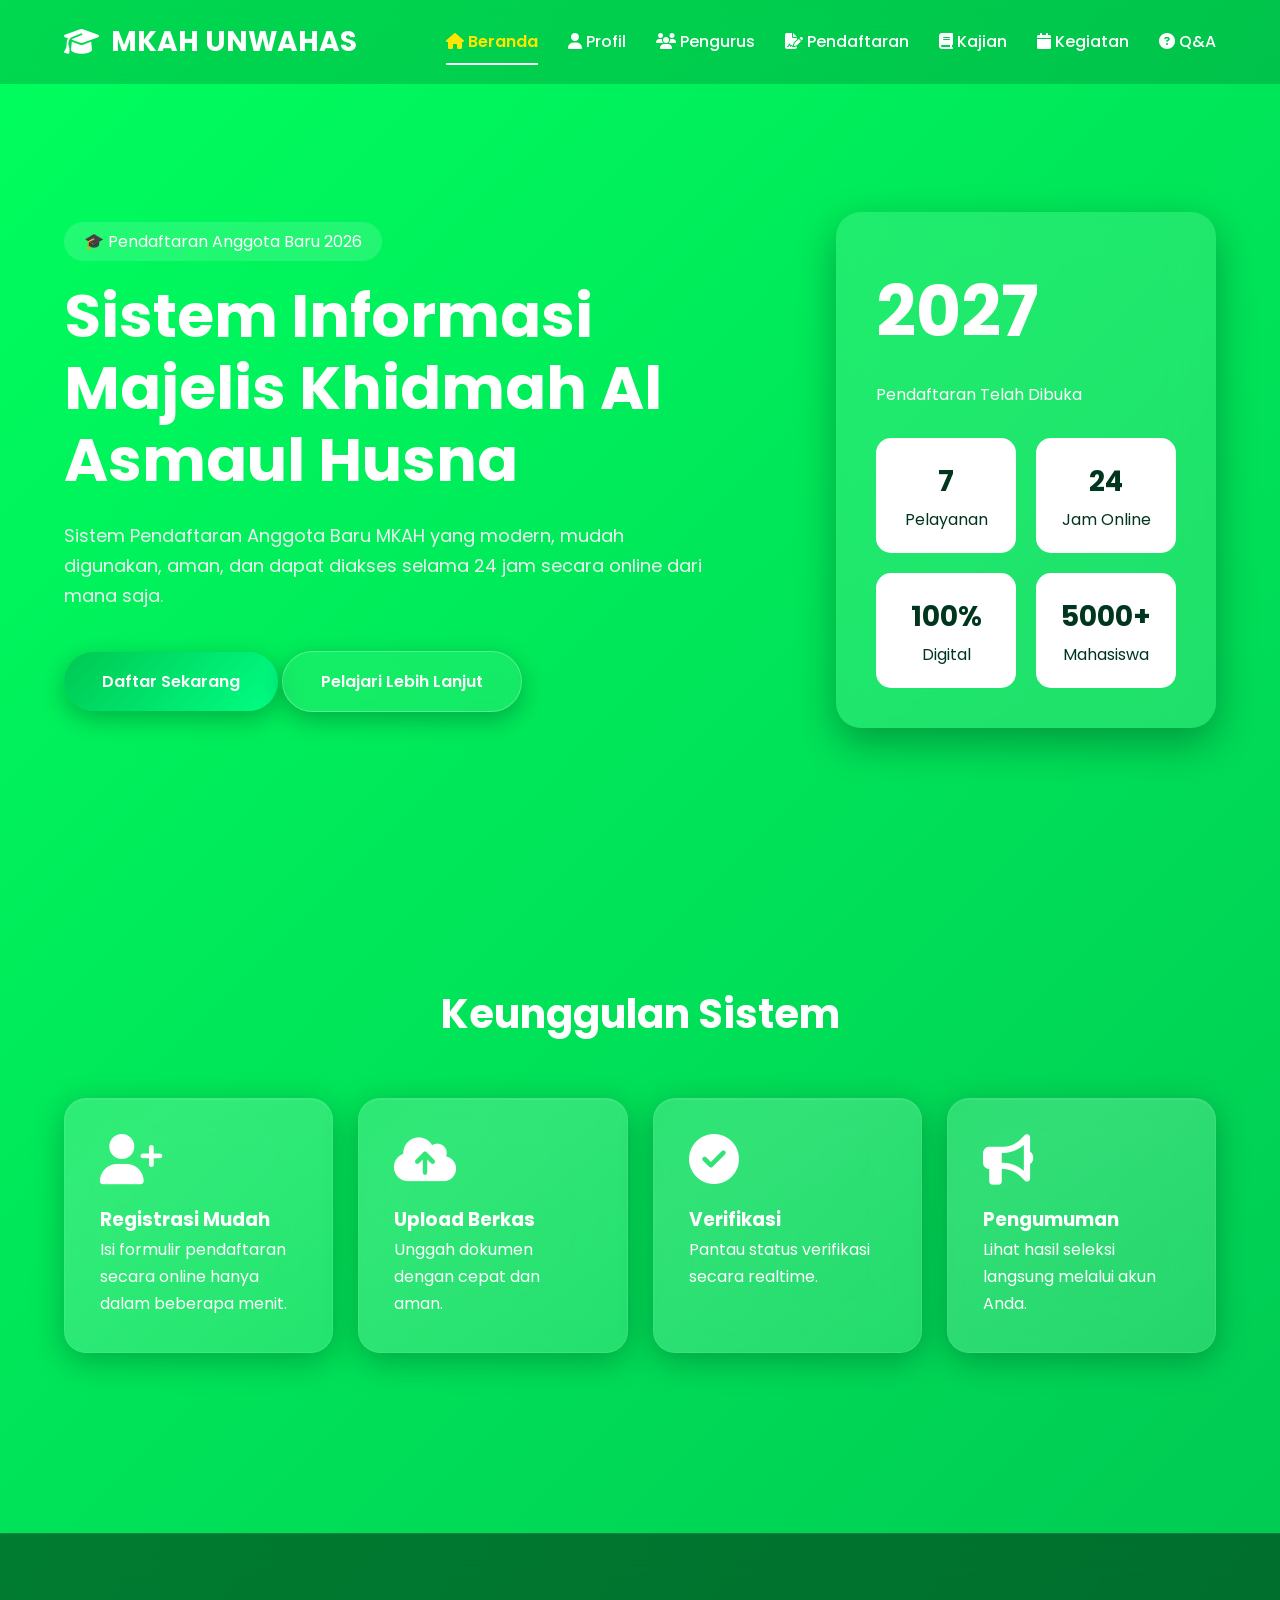
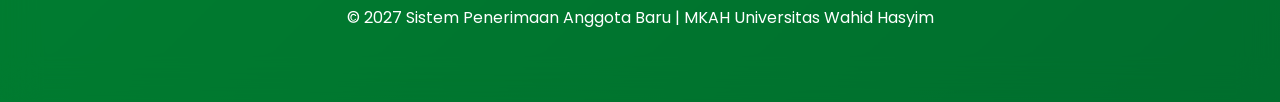
<file: frontend/index.html>
<!doctype html>
<html lang="id">
  <head>
    <meta charset="UTF-8" />
    <meta name="viewport" content="width=device-width, initial-scale=1.0" />
    <title>Sistem Informasi MKAH Universitas Wahid Hasyim</title>

    <link rel="preconnect" href="https://fonts.googleapis.com" />
    <link
      href="https://fonts.googleapis.com/css2?family=Poppins:wght@300;400;500;600;700&display=swap"
      rel="stylesheet"
    />
    <link
      rel="stylesheet"
      href="https://cdnjs.cloudflare.com/ajax/libs/font-awesome/6.6.0/css/all.min.css"
    />
    <link rel="stylesheet" href="style.css" />
  </head>

  <body>

<div id="loader">

<div class="spinner"></div>

<h2>MKAH UNWAHAS</h2>

</div>

</div>

    <header>
      <div class="logo">
        <i class="fas fa-graduation-cap"></i>
        MKAH UNWAHAS
      </div>

      <nav>

    <button class="close-menu">
        <i class="fas fa-times"></i>
    </button>

    <a href="index.html" class="active">
        <i class="fas fa-home"></i> Beranda
    </a>

    <a href="profil.html">
        <i class="fas fa-user"></i> Profil
    </a>

    <a href="pengurus.html">
        <i class="fas fa-users"></i> Pengurus
    </a>

    <a href="pendaftaran.html">
        <i class="fas fa-file-signature"></i> Pendaftaran
    </a>

    <a href="kajian.html">
        <i class="fas fa-book"></i> Kajian
    </a>

    <a href="kegiatan.html">
        <i class="fas fa-calendar"></i> Kegiatan
    </a>

    <a href="qna.html">
        <i class="fas fa-question-circle"></i> Q&A
    </a>

    </nav>

      <div class="menu-toggle">

      <i class="fas fa-bars"></i>

      </div>

    </header>

    <div class="overlay"></div>

    <section class="hero">
      <div class="text">
        <span>🎓 Pendaftaran Anggota Baru 2026</span>

        <h1>Sistem Informasi Majelis Khidmah Al Asmaul Husna</h1>

        <p>
          Sistem Pendaftaran Anggota Baru MKAH yang modern, mudah digunakan, aman,
          dan dapat diakses selama 24 jam secara online dari mana saja.
        </p>

        <div class="btn">
          <a href="#" class="btn1">Daftar Sekarang</a>
          <a href="#" class="btn2">Pelajari Lebih Lanjut</a>
        </div>
      </div>

      <div class="card">
        <h2>2027</h2>

        <p>Pendaftaran Telah Dibuka</p>

        <div class="info">
          <div class="box">
            <h3>7</h3>
            Pelayanan
          </div>

          <div class="box">
            <h3>24</h3>
            Jam Online
          </div>

          <div class="box">
            <h3>100%</h3>
            Digital
          </div>

          <div class="box">
            <h3>5000+</h3>
            Mahasiswa
          </div>
        </div>
      </div>
    </section>

    <section class="fitur">
      <h2>Keunggulan Sistem</h2>

      <div class="grid">
        <div class="item">
          <i class="fas fa-user-plus"></i>
          <h3>Registrasi Mudah</h3>
          <p>
            Isi formulir pendaftaran secara online hanya dalam beberapa menit.
          </p>
        </div>

        <div class="item">
          <i class="fas fa-cloud-upload-alt"></i>
          <h3>Upload Berkas</h3>
          <p>Unggah dokumen dengan cepat dan aman.</p>
        </div>

        <div class="item">
          <i class="fas fa-check-circle"></i>
          <h3>Verifikasi</h3>
          <p>Pantau status verifikasi secara realtime.</p>
        </div>

        <div class="item">
          <i class="fas fa-bullhorn"></i>
          <h3>Pengumuman</h3>
          <p>Lihat hasil seleksi langsung melalui akun Anda.</p>
        </div>
      </div>
    </section>

<button id="backToTop">

<i class="fas fa-arrow-up"></i>

</button>

    <footer>
      © 2027 Sistem Penerimaan Anggota Baru | MKAH Universitas Wahid Hasyim
    </footer>

  <script src="script.js"></script>
  </body>
</html>
</file>
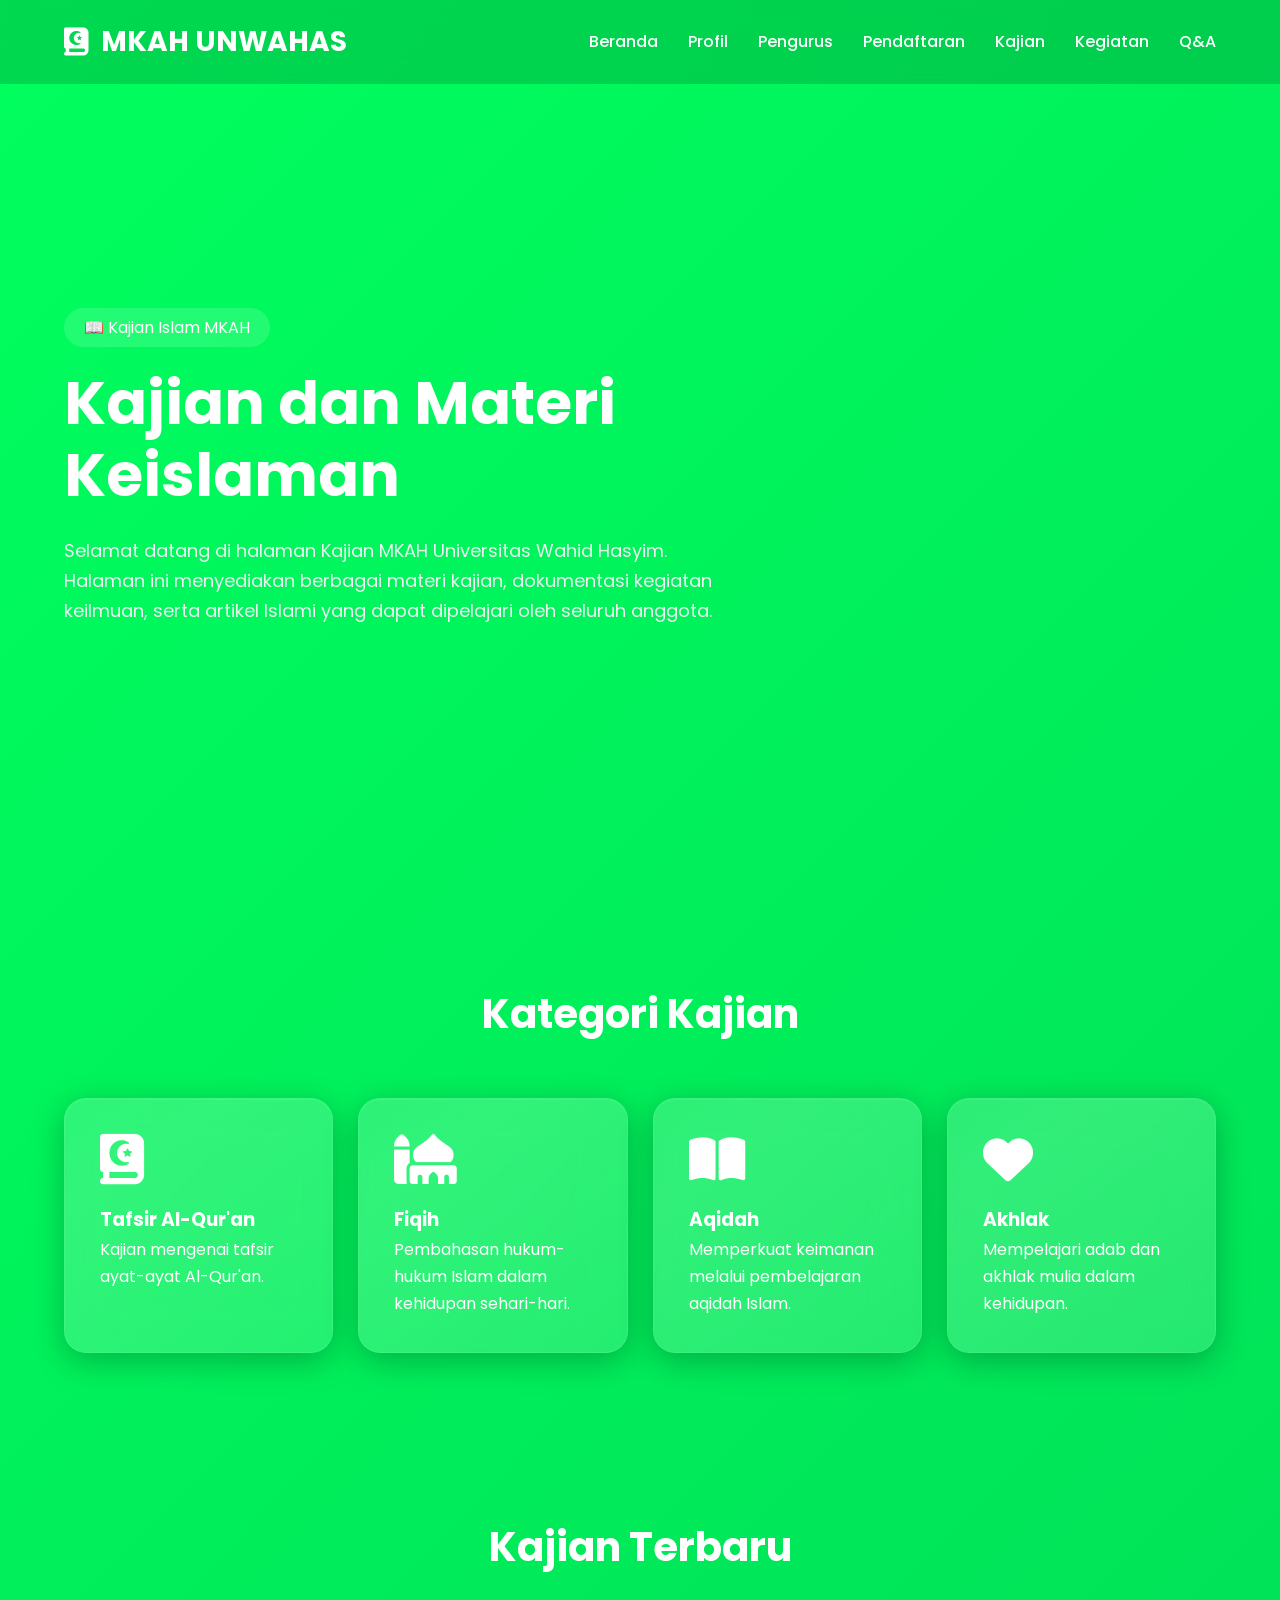
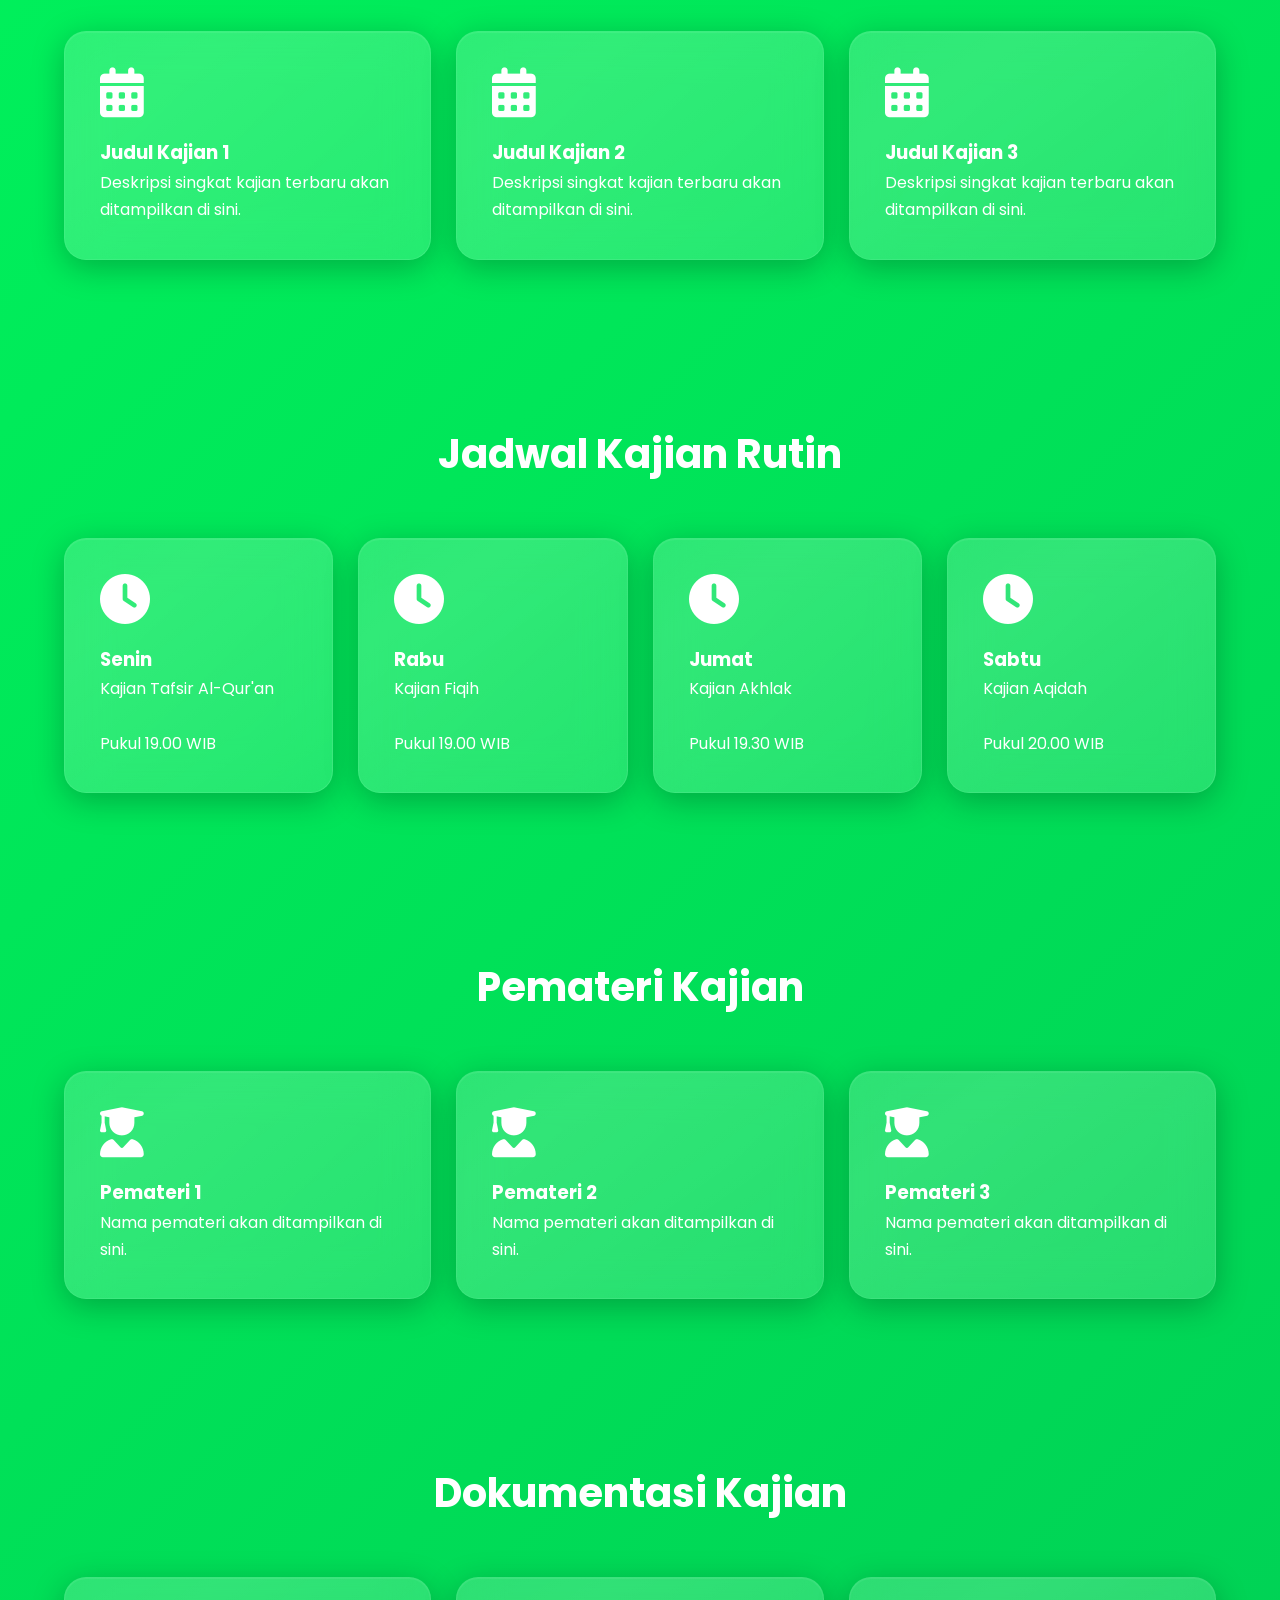
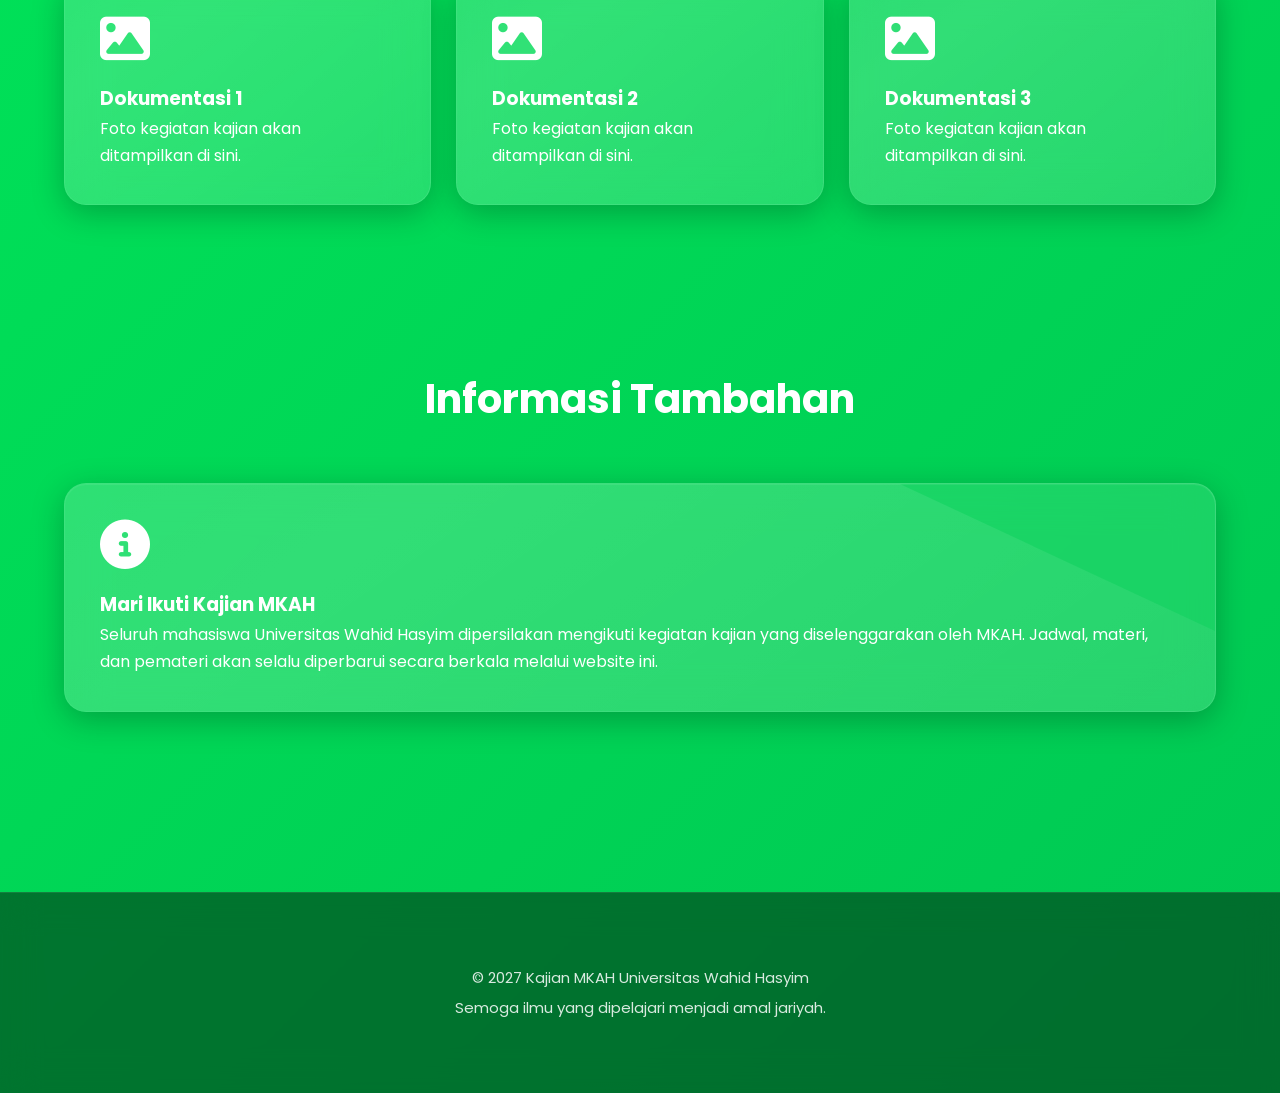
<file: frontend/Kajian.html>
<!DOCTYPE html>
<html lang="id">

<head>

    <meta charset="UTF-8">

    <meta name="viewport" content="width=device-width, initial-scale=1.0">

    <title>Kajian MKAH | Universitas Wahid Hasyim</title>

    <link rel="preconnect" href="https://fonts.googleapis.com">

    <link href="https://fonts.googleapis.com/css2?family=Poppins:wght@300;400;500;600;700&display=swap"
        rel="stylesheet">

    <link rel="stylesheet"
        href="https://cdnjs.cloudflare.com/ajax/libs/font-awesome/6.6.0/css/all.min.css">

    <link rel="stylesheet" href="style.css">

</head>

<body>

<header>

    <div class="logo">

        <i class="fas fa-book-quran"></i>

        MKAH UNWAHAS

    </div>

    <nav>

        <a href="index.html">Beranda</a>
        <a href="profil.html">Profil</a>
        <a href="pengurus.html">Pengurus</a>
        <a href="pendaftaran.html">Pendaftaran</a>
        <a href="kajian.html">Kajian</a>
        <a href="kegiatan.html">Kegiatan</a>
        <a href="qna.html">Q&A</a>

    </nav>

</header>

<section class="hero">

    <div class="text">

        <span>📖 Kajian Islam MKAH</span>

        <h1>Kajian dan Materi Keislaman</h1>

        <p>

            Selamat datang di halaman Kajian MKAH Universitas Wahid Hasyim.
            Halaman ini menyediakan berbagai materi kajian,
            dokumentasi kegiatan keilmuan,
            serta artikel Islami yang dapat dipelajari oleh seluruh anggota.

        </p>

    </div>

</section>

<section class="fitur">

    <h2>Kategori Kajian</h2>

    <div class="grid">

        <div class="item">

            <i class="fas fa-quran"></i>

            <h3>Tafsir Al-Qur'an</h3>

            <p>

                Kajian mengenai tafsir ayat-ayat Al-Qur'an.

            </p>

        </div>

        <div class="item">

            <i class="fas fa-mosque"></i>

            <h3>Fiqih</h3>

            <p>

                Pembahasan hukum-hukum Islam dalam kehidupan sehari-hari.

            </p>

        </div>

        <div class="item">

            <i class="fas fa-book-open"></i>

            <h3>Aqidah</h3>

            <p>

                Memperkuat keimanan melalui pembelajaran aqidah Islam.

            </p>

        </div>

        <div class="item">

            <i class="fas fa-heart"></i>

            <h3>Akhlak</h3>

            <p>

                Mempelajari adab dan akhlak mulia dalam kehidupan.

            </p>

        </div>

    </div>

</section>

<section class="fitur">

    <h2>Kajian Terbaru</h2>

    <div class="grid">

        <div class="item">

            <i class="fas fa-calendar-days"></i>

            <h3>Judul Kajian 1</h3>

            <p>

                Deskripsi singkat kajian terbaru akan ditampilkan di sini.

            </p>

        </div>

        <div class="item">

            <i class="fas fa-calendar-days"></i>

            <h3>Judul Kajian 2</h3>

            <p>

                Deskripsi singkat kajian terbaru akan ditampilkan di sini.

            </p>

        </div>

        <div class="item">

            <i class="fas fa-calendar-days"></i>

            <h3>Judul Kajian 3</h3>

            <p>

                Deskripsi singkat kajian terbaru akan ditampilkan di sini.

            </p>

        </div>

    </div>

</section>

<section class="fitur">

    <h2>Jadwal Kajian Rutin</h2>

    <div class="grid">

        <div class="item">

            <i class="fas fa-clock"></i>

            <h3>Senin</h3>

            <p>
                Kajian Tafsir Al-Qur'an
                <br><br>
                Pukul 19.00 WIB
            </p>

        </div>

        <div class="item">

            <i class="fas fa-clock"></i>

            <h3>Rabu</h3>

            <p>
                Kajian Fiqih
                <br><br>
                Pukul 19.00 WIB
            </p>

        </div>

        <div class="item">

            <i class="fas fa-clock"></i>

            <h3>Jumat</h3>

            <p>
                Kajian Akhlak
                <br><br>
                Pukul 19.30 WIB
            </p>

        </div>

        <div class="item">

            <i class="fas fa-clock"></i>

            <h3>Sabtu</h3>

            <p>
                Kajian Aqidah
                <br><br>
                Pukul 20.00 WIB
            </p>

        </div>

    </div>

</section>

<section class="fitur">

    <h2>Pemateri Kajian</h2>

    <div class="grid">

        <div class="item">

            <i class="fas fa-user-graduate"></i>

            <h3>Pemateri 1</h3>

            <p>

                Nama pemateri akan ditampilkan di sini.

            </p>

        </div>

        <div class="item">

            <i class="fas fa-user-graduate"></i>

            <h3>Pemateri 2</h3>

            <p>

                Nama pemateri akan ditampilkan di sini.

            </p>

        </div>

        <div class="item">

            <i class="fas fa-user-graduate"></i>

            <h3>Pemateri 3</h3>

            <p>

                Nama pemateri akan ditampilkan di sini.

            </p>

        </div>

    </div>

</section>

<section class="fitur">

    <h2>Dokumentasi Kajian</h2>

    <div class="grid">

        <div class="item">

            <i class="fas fa-image"></i>

            <h3>Dokumentasi 1</h3>

            <p>

                Foto kegiatan kajian akan ditampilkan di sini.

            </p>

        </div>

        <div class="item">

            <i class="fas fa-image"></i>

            <h3>Dokumentasi 2</h3>

            <p>

                Foto kegiatan kajian akan ditampilkan di sini.

            </p>

        </div>

        <div class="item">

            <i class="fas fa-image"></i>

            <h3>Dokumentasi 3</h3>

            <p>

                Foto kegiatan kajian akan ditampilkan di sini.

            </p>

        </div>

    </div>

</section>

<section class="fitur">

    <h2>Informasi Tambahan</h2>

    <div class="item">

        <i class="fas fa-circle-info"></i>

        <h3>Mari Ikuti Kajian MKAH</h3>

        <p>

            Seluruh mahasiswa Universitas Wahid Hasyim dipersilakan
            mengikuti kegiatan kajian yang diselenggarakan oleh MKAH.
            Jadwal, materi, dan pemateri akan selalu diperbarui secara
            berkala melalui website ini.

        </p>

    </div>

</section>

<footer>

    <p>

        © 2027 Kajian MKAH Universitas Wahid Hasyim

        <br>

        Semoga ilmu yang dipelajari menjadi amal jariyah.

    </p>

</footer>

<script src="script.js"></script>

</body>
</html>
</file>
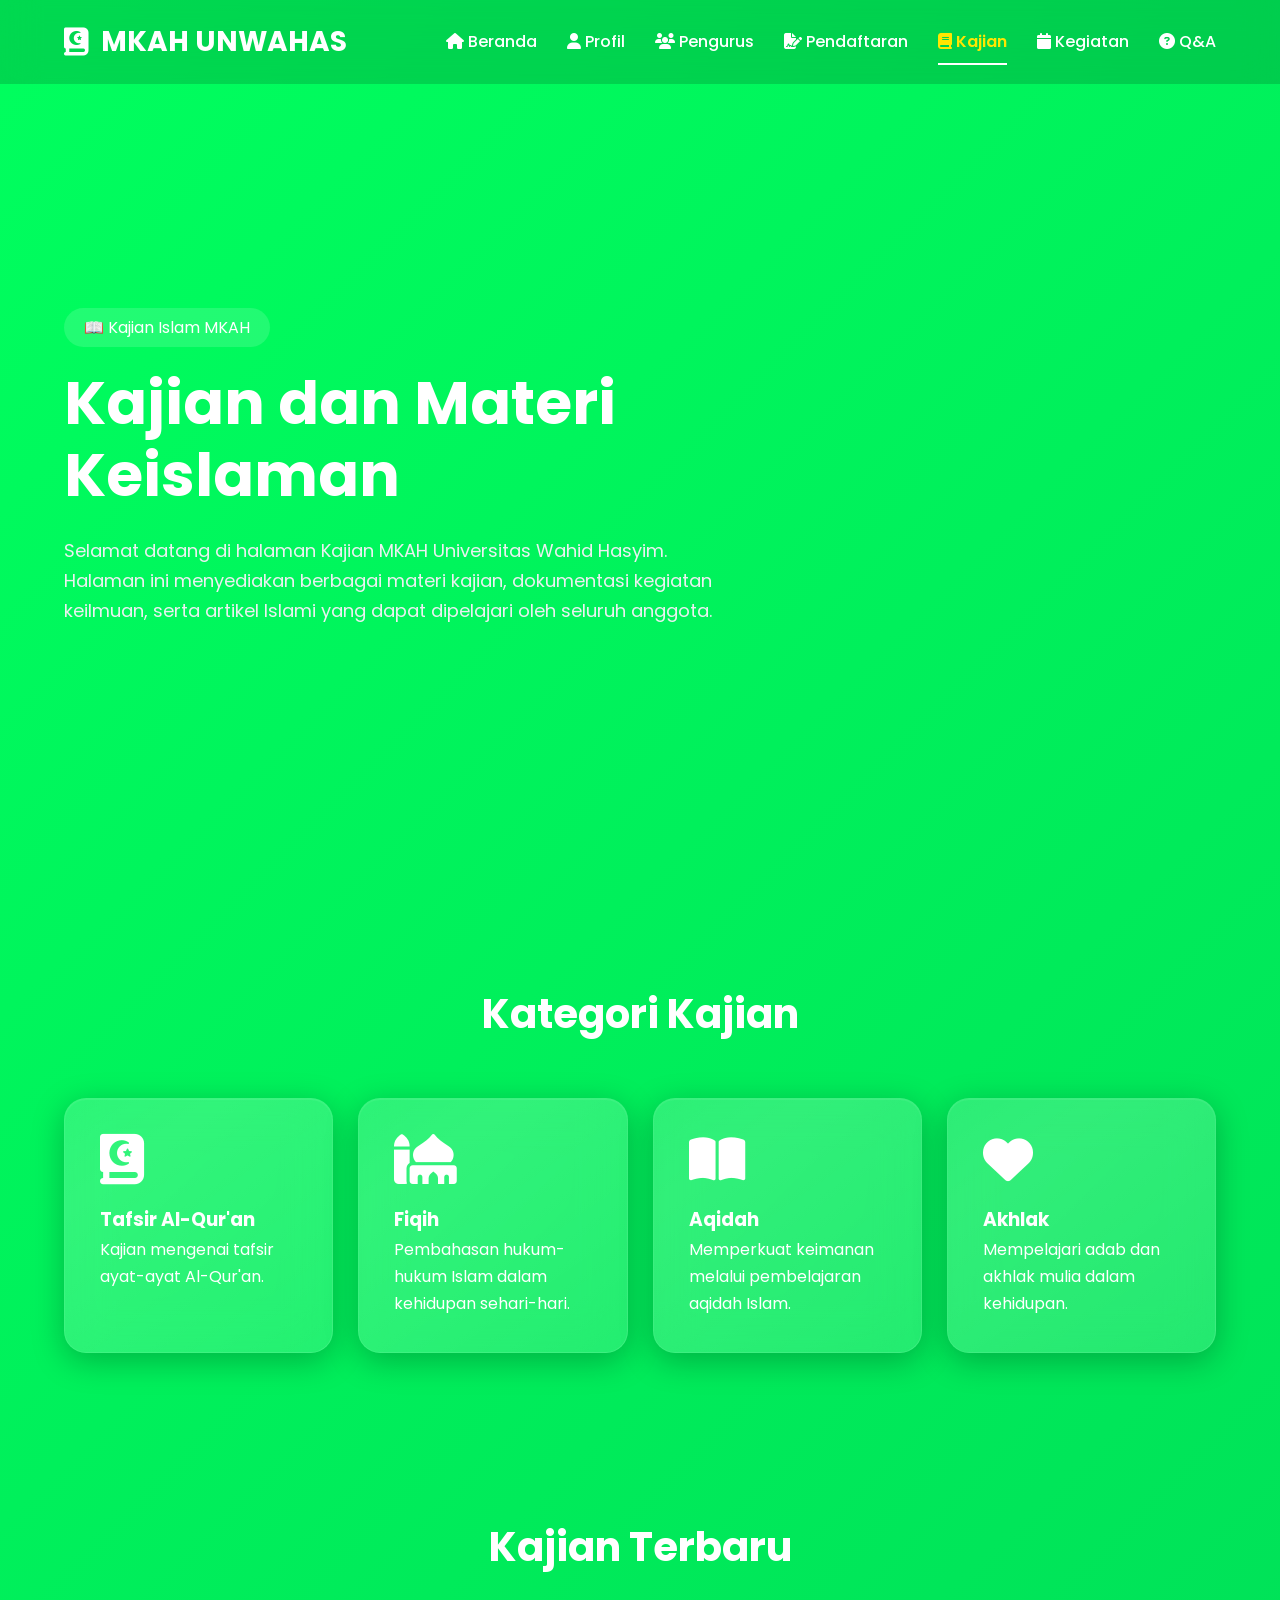
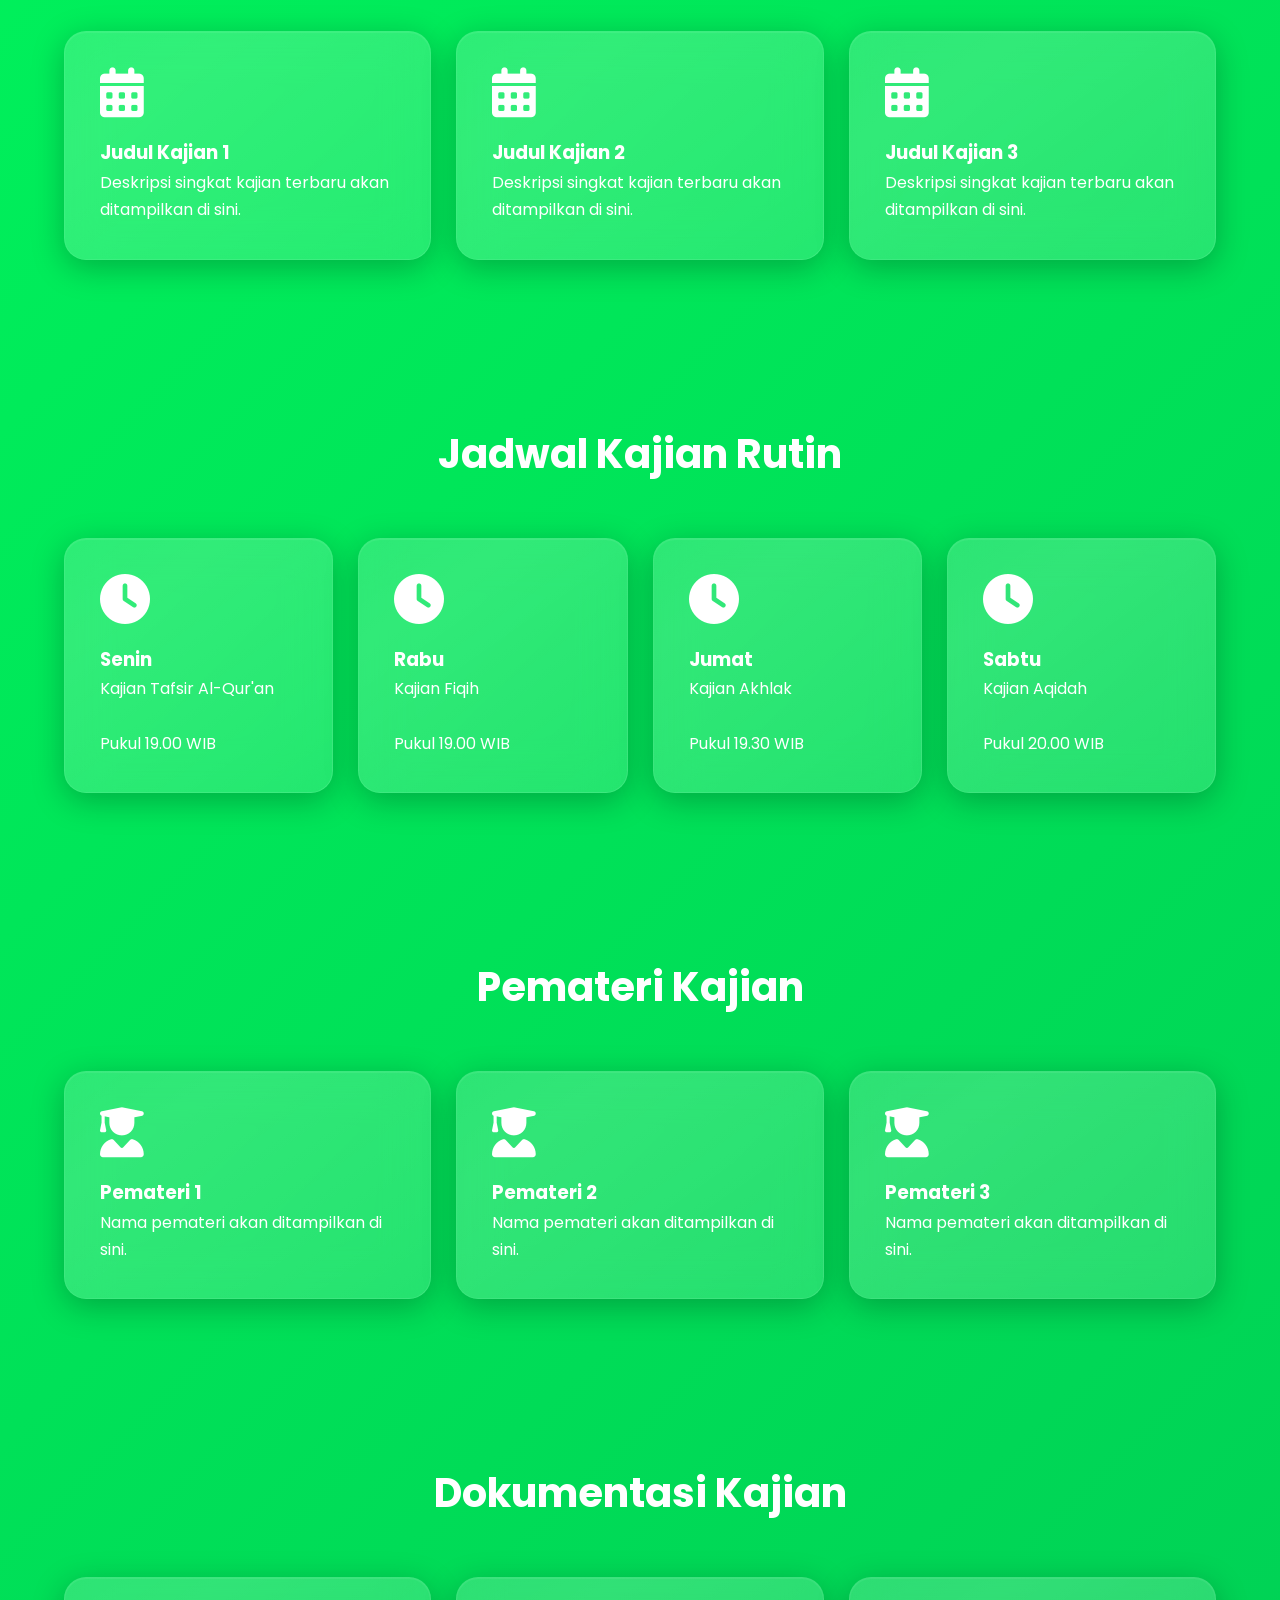
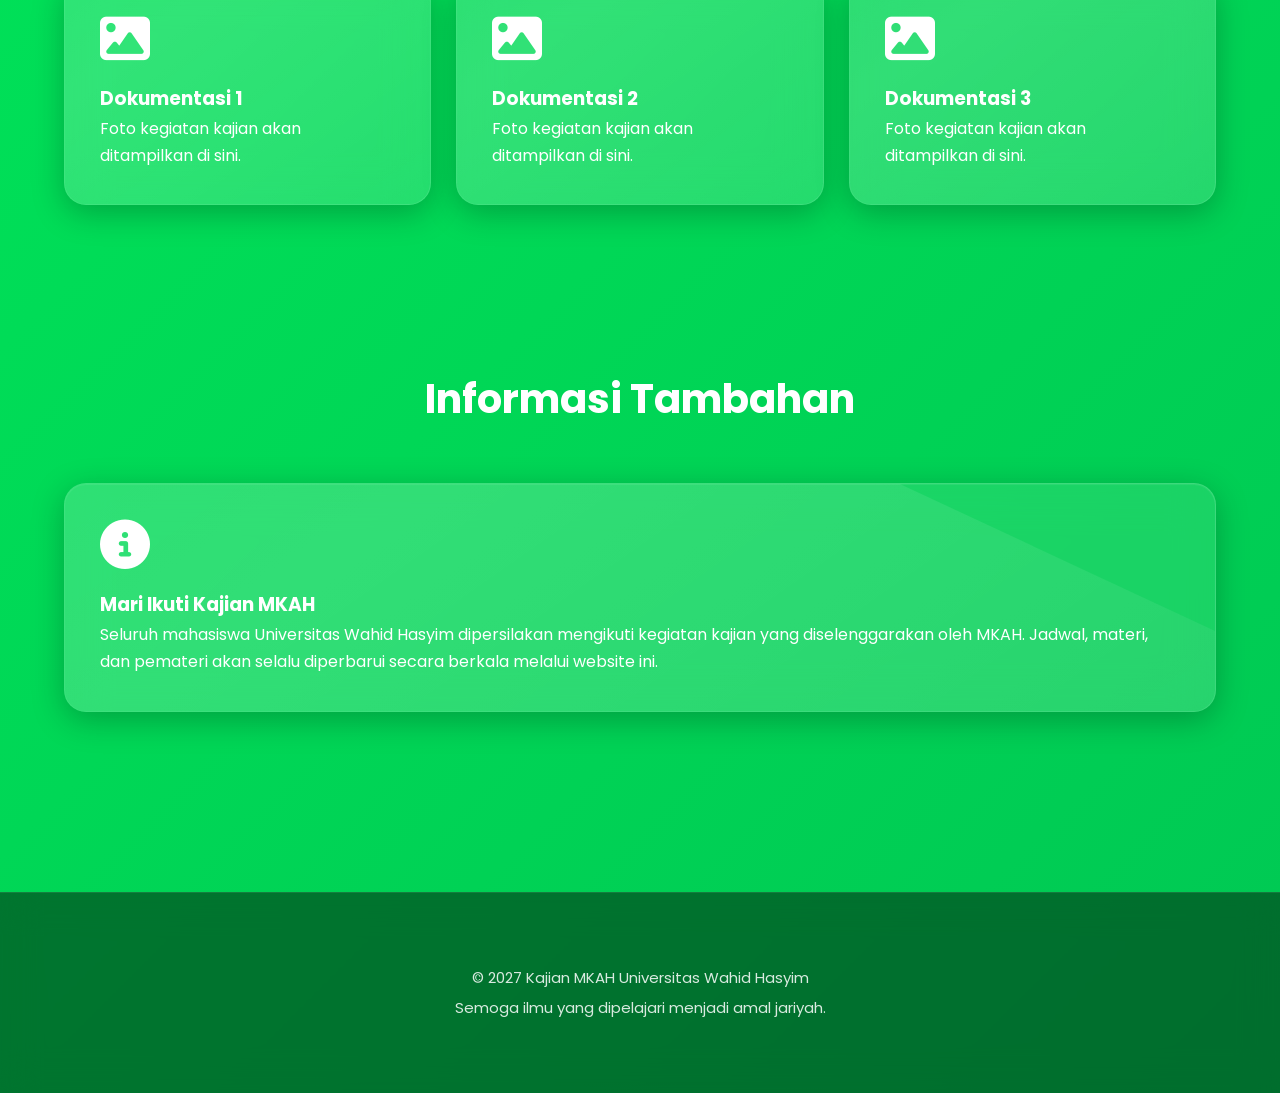
<file: frontend/kajian.html>
<!DOCTYPE html>
<html lang="id">

<head>

    <meta charset="UTF-8">

    <meta name="viewport" content="width=device-width, initial-scale=1.0">

    <title>Kajian MKAH | Universitas Wahid Hasyim</title>

    <link rel="preconnect" href="https://fonts.googleapis.com">

    <link href="https://fonts.googleapis.com/css2?family=Poppins:wght@300;400;500;600;700&display=swap"
        rel="stylesheet">

    <link rel="stylesheet"
        href="https://cdnjs.cloudflare.com/ajax/libs/font-awesome/6.6.0/css/all.min.css">

    <link rel="stylesheet" href="style.css">

</head>

<body>

<div id="loader">

<div class="spinner"></div>

<h2>MKAH UNWAHAS</h2>

</div>

<header>

    <div class="logo">

        <i class="fas fa-book-quran"></i>

        MKAH UNWAHAS

    </div>

    <nav>

    <button class="close-menu">
        <i class="fas fa-times"></i>
    </button>

    <a href="index.html">
        <i class="fas fa-home"></i> Beranda
    </a>

    <a href="profil.html">
        <i class="fas fa-user"></i> Profil
    </a>

    <a href="pengurus.html">
        <i class="fas fa-users"></i> Pengurus
    </a>

    <a href="pendaftaran.html">
        <i class="fas fa-file-signature"></i> Pendaftaran
    </a>

    <a href="kajian.html" class="active">
        <i class="fas fa-book"></i> Kajian
    </a>

    <a href="kegiatan.html">
        <i class="fas fa-calendar"></i> Kegiatan
    </a>

    <a href="qna.html">
        <i class="fas fa-question-circle"></i> Q&A
    </a>

    </nav>

    <div class="menu-toggle">

    <i class="fas fa-bars"></i>

    </div>

</header>

<div class="overlay"></div>

<section class="hero">

    <div class="text">

        <span>📖 Kajian Islam MKAH</span>

        <h1>Kajian dan Materi Keislaman</h1>

        <p>

            Selamat datang di halaman Kajian MKAH Universitas Wahid Hasyim.
            Halaman ini menyediakan berbagai materi kajian,
            dokumentasi kegiatan keilmuan,
            serta artikel Islami yang dapat dipelajari oleh seluruh anggota.

        </p>

    </div>

</section>

<section class="fitur">

    <h2>Kategori Kajian</h2>

    <div class="grid">

        <div class="item">

            <i class="fas fa-quran"></i>

            <h3>Tafsir Al-Qur'an</h3>

            <p>

                Kajian mengenai tafsir ayat-ayat Al-Qur'an.

            </p>

        </div>

        <div class="item">

            <i class="fas fa-mosque"></i>

            <h3>Fiqih</h3>

            <p>

                Pembahasan hukum-hukum Islam dalam kehidupan sehari-hari.

            </p>

        </div>

        <div class="item">

            <i class="fas fa-book-open"></i>

            <h3>Aqidah</h3>

            <p>

                Memperkuat keimanan melalui pembelajaran aqidah Islam.

            </p>

        </div>

        <div class="item">

            <i class="fas fa-heart"></i>

            <h3>Akhlak</h3>

            <p>

                Mempelajari adab dan akhlak mulia dalam kehidupan.

            </p>

        </div>

    </div>

</section>

<section class="fitur">

    <h2>Kajian Terbaru</h2>

    <div class="grid">

        <div class="item">

            <i class="fas fa-calendar-days"></i>

            <h3>Judul Kajian 1</h3>

            <p>

                Deskripsi singkat kajian terbaru akan ditampilkan di sini.

            </p>

        </div>

        <div class="item">

            <i class="fas fa-calendar-days"></i>

            <h3>Judul Kajian 2</h3>

            <p>

                Deskripsi singkat kajian terbaru akan ditampilkan di sini.

            </p>

        </div>

        <div class="item">

            <i class="fas fa-calendar-days"></i>

            <h3>Judul Kajian 3</h3>

            <p>

                Deskripsi singkat kajian terbaru akan ditampilkan di sini.

            </p>

        </div>

    </div>

</section>

<section class="fitur">

    <h2>Jadwal Kajian Rutin</h2>

    <div class="grid">

        <div class="item">

            <i class="fas fa-clock"></i>

            <h3>Senin</h3>

            <p>
                Kajian Tafsir Al-Qur'an
                <br><br>
                Pukul 19.00 WIB
            </p>

        </div>

        <div class="item">

            <i class="fas fa-clock"></i>

            <h3>Rabu</h3>

            <p>
                Kajian Fiqih
                <br><br>
                Pukul 19.00 WIB
            </p>

        </div>

        <div class="item">

            <i class="fas fa-clock"></i>

            <h3>Jumat</h3>

            <p>
                Kajian Akhlak
                <br><br>
                Pukul 19.30 WIB
            </p>

        </div>

        <div class="item">

            <i class="fas fa-clock"></i>

            <h3>Sabtu</h3>

            <p>
                Kajian Aqidah
                <br><br>
                Pukul 20.00 WIB
            </p>

        </div>

    </div>

</section>

<section class="fitur">

    <h2>Pemateri Kajian</h2>

    <div class="grid">

        <div class="item">

            <i class="fas fa-user-graduate"></i>

            <h3>Pemateri 1</h3>

            <p>

                Nama pemateri akan ditampilkan di sini.

            </p>

        </div>

        <div class="item">

            <i class="fas fa-user-graduate"></i>

            <h3>Pemateri 2</h3>

            <p>

                Nama pemateri akan ditampilkan di sini.

            </p>

        </div>

        <div class="item">

            <i class="fas fa-user-graduate"></i>

            <h3>Pemateri 3</h3>

            <p>

                Nama pemateri akan ditampilkan di sini.

            </p>

        </div>

    </div>

</section>

<section class="fitur">

    <h2>Dokumentasi Kajian</h2>

    <div class="grid">

        <div class="item">

            <i class="fas fa-image"></i>

            <h3>Dokumentasi 1</h3>

            <p>

                Foto kegiatan kajian akan ditampilkan di sini.

            </p>

        </div>

        <div class="item">

            <i class="fas fa-image"></i>

            <h3>Dokumentasi 2</h3>

            <p>

                Foto kegiatan kajian akan ditampilkan di sini.

            </p>

        </div>

        <div class="item">

            <i class="fas fa-image"></i>

            <h3>Dokumentasi 3</h3>

            <p>

                Foto kegiatan kajian akan ditampilkan di sini.

            </p>

        </div>

    </div>

</section>

<section class="fitur">

    <h2>Informasi Tambahan</h2>

    <div class="item">

        <i class="fas fa-circle-info"></i>

        <h3>Mari Ikuti Kajian MKAH</h3>

        <p>

            Seluruh mahasiswa Universitas Wahid Hasyim dipersilakan
            mengikuti kegiatan kajian yang diselenggarakan oleh MKAH.
            Jadwal, materi, dan pemateri akan selalu diperbarui secara
            berkala melalui website ini.

        </p>

    </div>

</section>

<button id="backToTop">

<i class="fas fa-arrow-up"></i>

</button>

<footer>

    <p>

        © 2027 Kajian MKAH Universitas Wahid Hasyim

        <br>

        Semoga ilmu yang dipelajari menjadi amal jariyah.

    </p>

</footer>

<script src="script.js"></script>

</body>
</html>
</file>
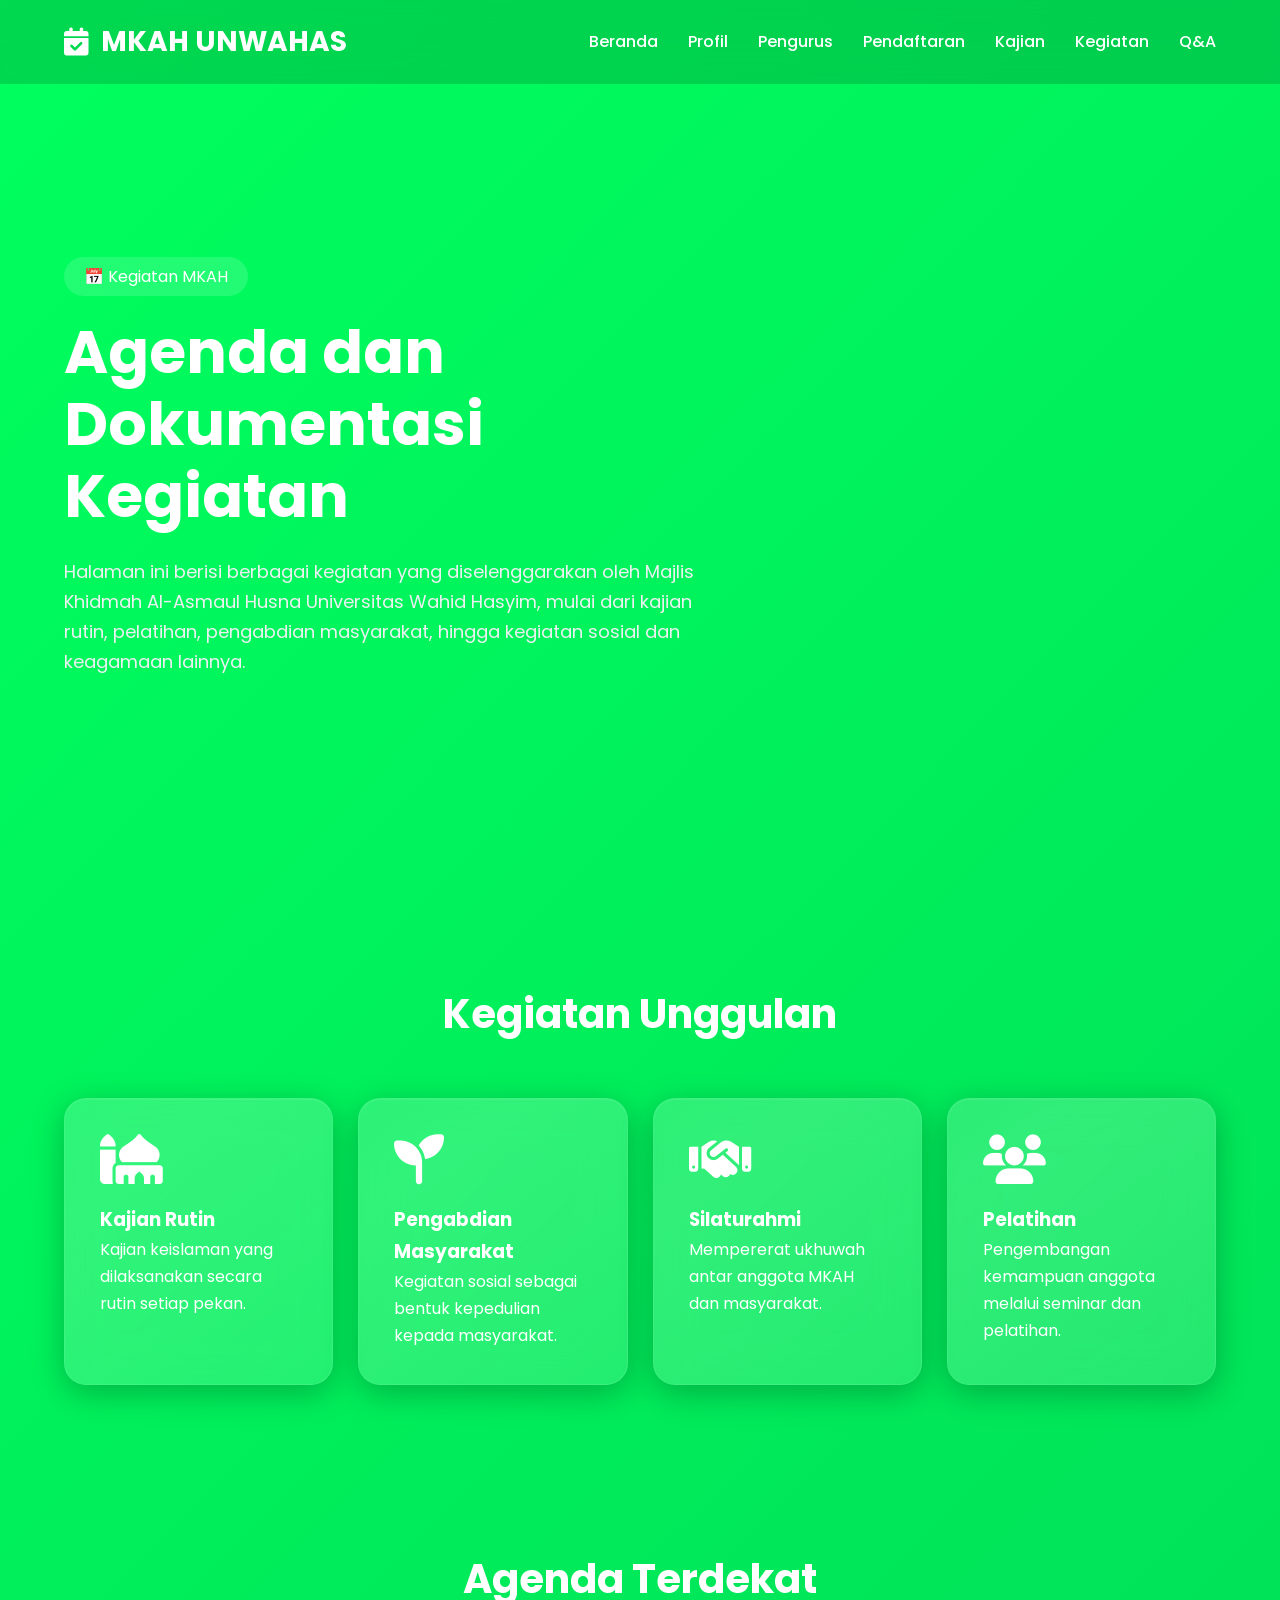
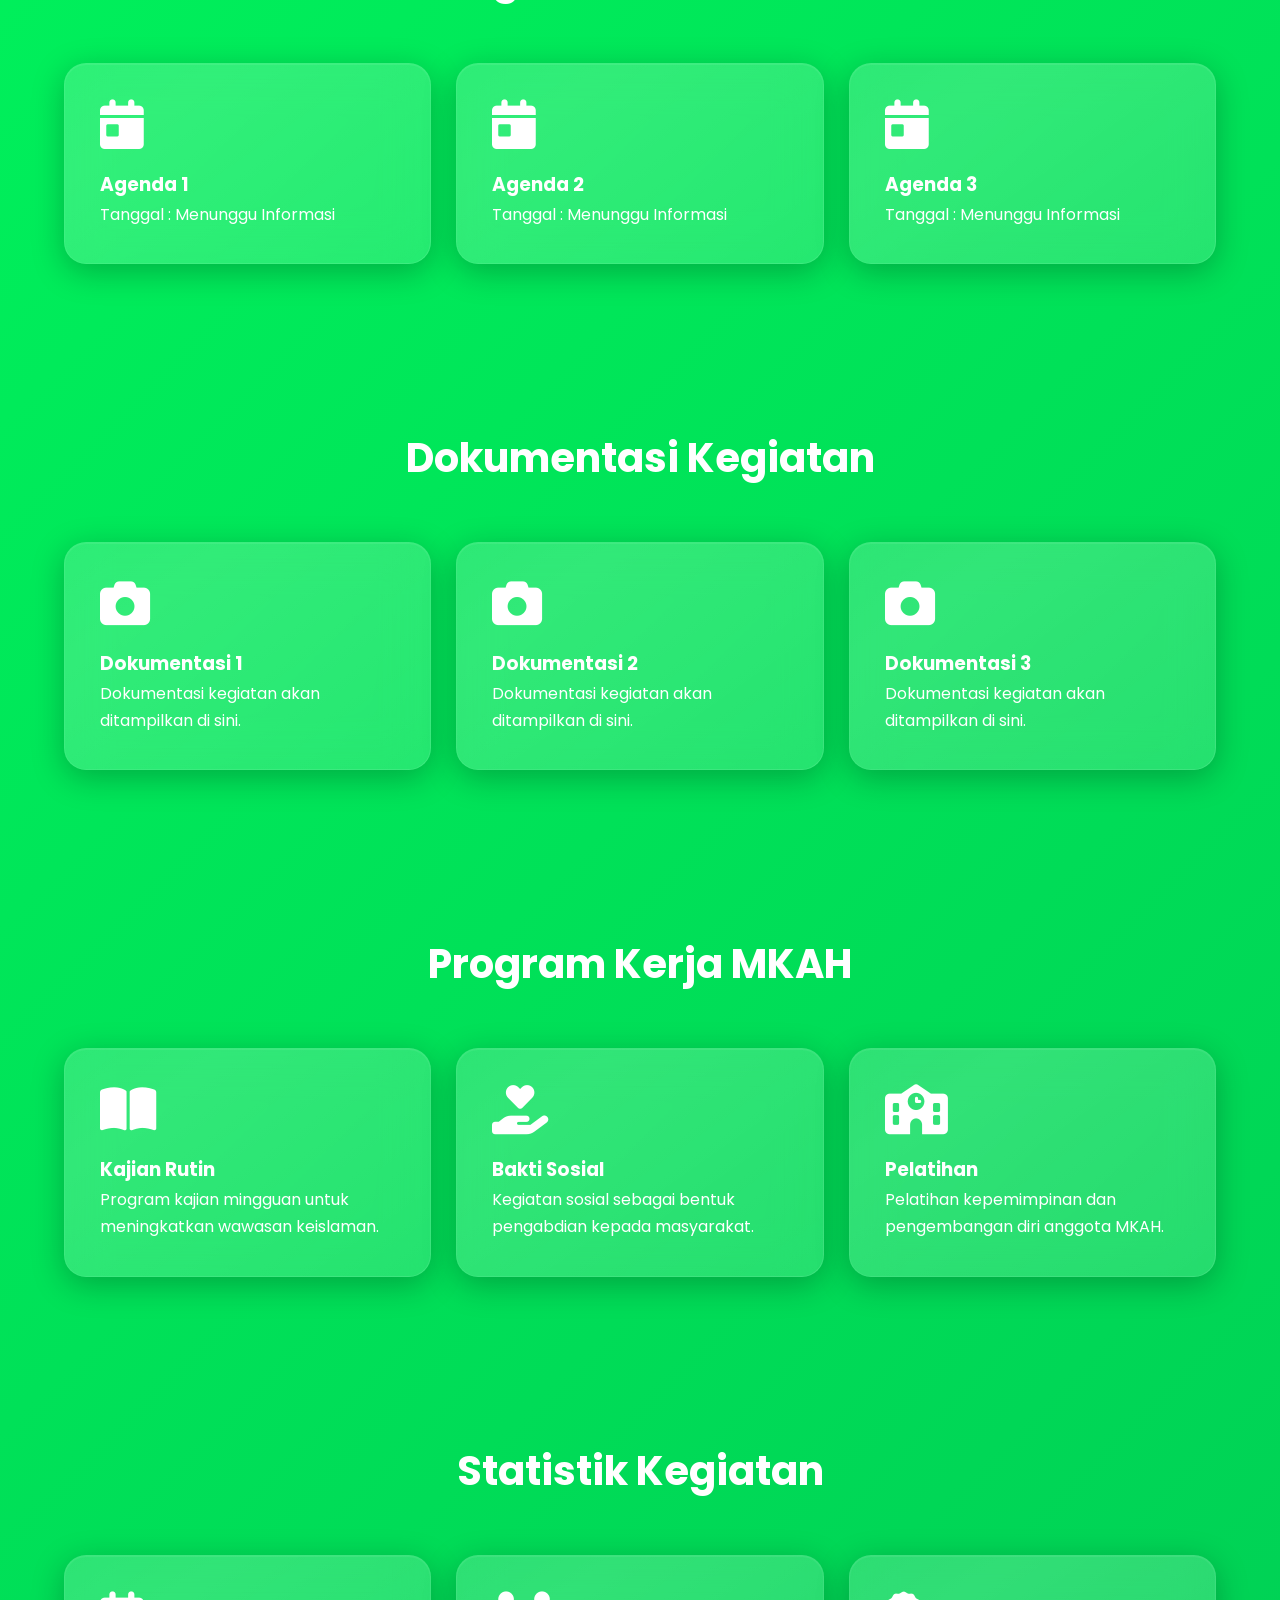
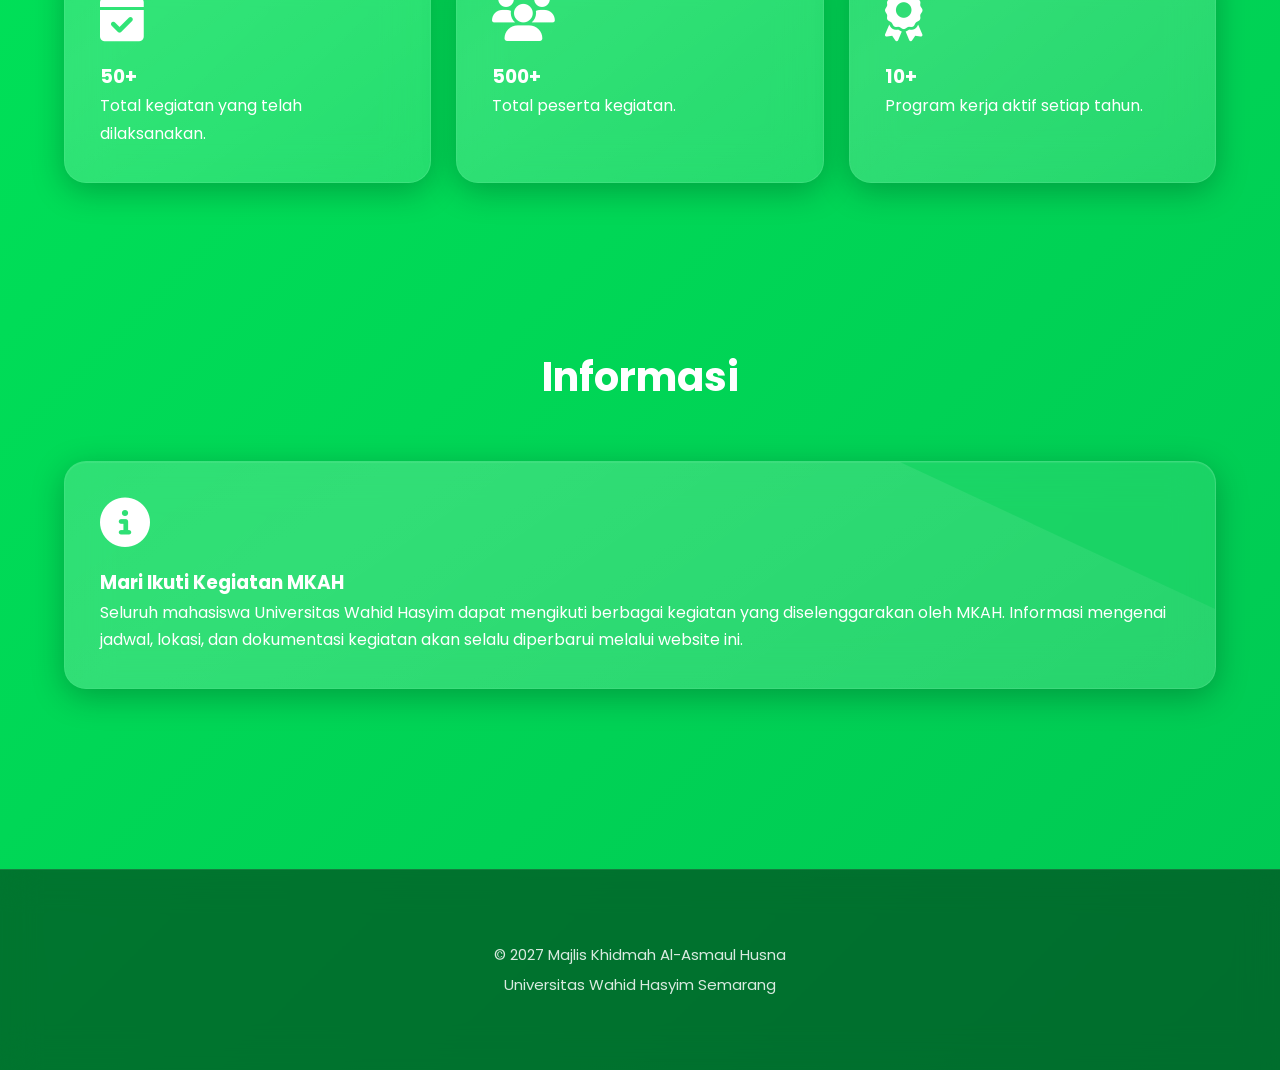
<file: frontend/Kegiatan.html>
<!DOCTYPE html>
<html lang="id">

<head>

    <meta charset="UTF-8">

    <meta name="viewport" content="width=device-width, initial-scale=1.0">

    <title>Kegiatan MKAH | Universitas Wahid Hasyim</title>

    <link rel="preconnect" href="https://fonts.googleapis.com">

    <link href="https://fonts.googleapis.com/css2?family=Poppins:wght@300;400;500;600;700&display=swap"
        rel="stylesheet">

    <link rel="stylesheet"
        href="https://cdnjs.cloudflare.com/ajax/libs/font-awesome/6.6.0/css/all.min.css">

    <link rel="stylesheet" href="style.css">

</head>

<body>

<header>

    <div class="logo">

        <i class="fas fa-calendar-check"></i>

        MKAH UNWAHAS

    </div>

    <nav>

        <a href="index.html">Beranda</a>
        <a href="profil.html">Profil</a>
        <a href="pengurus.html">Pengurus</a>
        <a href="pendaftaran.html">Pendaftaran</a>
        <a href="kajian.html">Kajian</a>
        <a href="kegiatan.html">Kegiatan</a>
        <a href="qna.html">Q&A</a>

    </nav>

</header>

<section class="hero">

    <div class="text">

        <span>📅 Kegiatan MKAH</span>

        <h1>Agenda dan Dokumentasi Kegiatan</h1>

        <p>

            Halaman ini berisi berbagai kegiatan yang diselenggarakan
            oleh Majlis Khidmah Al-Asmaul Husna Universitas Wahid Hasyim,
            mulai dari kajian rutin, pelatihan, pengabdian masyarakat,
            hingga kegiatan sosial dan keagamaan lainnya.

        </p>

    </div>

</section>

<section class="fitur">

    <h2>Kegiatan Unggulan</h2>

    <div class="grid">

        <div class="item">

            <i class="fas fa-mosque"></i>

            <h3>Kajian Rutin</h3>

            <p>

                Kajian keislaman yang dilaksanakan secara rutin setiap pekan.

            </p>

        </div>

        <div class="item">

            <i class="fas fa-seedling"></i>

            <h3>Pengabdian Masyarakat</h3>

            <p>

                Kegiatan sosial sebagai bentuk kepedulian kepada masyarakat.

            </p>

        </div>

        <div class="item">

            <i class="fas fa-handshake"></i>

            <h3>Silaturahmi</h3>

            <p>

                Mempererat ukhuwah antar anggota MKAH dan masyarakat.

            </p>

        </div>

        <div class="item">

            <i class="fas fa-users"></i>

            <h3>Pelatihan</h3>

            <p>

                Pengembangan kemampuan anggota melalui seminar dan pelatihan.

            </p>

        </div>

    </div>

</section>

<section class="fitur">

    <h2>Agenda Terdekat</h2>

    <div class="grid">

        <div class="item">

            <i class="fas fa-calendar-day"></i>

            <h3>Agenda 1</h3>

            <p>

                Tanggal : Menunggu Informasi

            </p>

        </div>

        <div class="item">

            <i class="fas fa-calendar-day"></i>

            <h3>Agenda 2</h3>

            <p>

                Tanggal : Menunggu Informasi

            </p>

        </div>

        <div class="item">

            <i class="fas fa-calendar-day"></i>

            <h3>Agenda 3</h3>

            <p>

                Tanggal : Menunggu Informasi

            </p>

        </div>

    </div>

</section>
<section class="fitur">

    <h2>Dokumentasi Kegiatan</h2>

    <div class="grid">

        <div class="item">

            <i class="fas fa-camera"></i>

            <h3>Dokumentasi 1</h3>

            <p>

                Dokumentasi kegiatan akan ditampilkan di sini.

            </p>

        </div>

        <div class="item">

            <i class="fas fa-camera"></i>

            <h3>Dokumentasi 2</h3>

            <p>

                Dokumentasi kegiatan akan ditampilkan di sini.

            </p>

        </div>

        <div class="item">

            <i class="fas fa-camera"></i>

            <h3>Dokumentasi 3</h3>

            <p>

                Dokumentasi kegiatan akan ditampilkan di sini.

            </p>

        </div>

    </div>

</section>

<section class="fitur">

    <h2>Program Kerja MKAH</h2>

    <div class="grid">

        <div class="item">

            <i class="fas fa-book-open"></i>

            <h3>Kajian Rutin</h3>

            <p>

                Program kajian mingguan untuk meningkatkan wawasan keislaman.

            </p>

        </div>

        <div class="item">

            <i class="fas fa-hand-holding-heart"></i>

            <h3>Bakti Sosial</h3>

            <p>

                Kegiatan sosial sebagai bentuk pengabdian kepada masyarakat.

            </p>

        </div>

        <div class="item">

            <i class="fas fa-school"></i>

            <h3>Pelatihan</h3>

            <p>

                Pelatihan kepemimpinan dan pengembangan diri anggota MKAH.

            </p>

        </div>

    </div>

</section>

<section class="fitur">

    <h2>Statistik Kegiatan</h2>

    <div class="grid">

        <div class="item">

            <i class="fas fa-calendar-check"></i>

            <h3>50+</h3>

            <p>

                Total kegiatan yang telah dilaksanakan.

            </p>

        </div>

        <div class="item">

            <i class="fas fa-users"></i>

            <h3>500+</h3>

            <p>

                Total peserta kegiatan.

            </p>

        </div>

        <div class="item">

            <i class="fas fa-award"></i>

            <h3>10+</h3>

            <p>

                Program kerja aktif setiap tahun.

            </p>

        </div>

    </div>

</section>

<section class="fitur">

    <h2>Informasi</h2>

    <div class="item">

        <i class="fas fa-circle-info"></i>

        <h3>Mari Ikuti Kegiatan MKAH</h3>

        <p>

            Seluruh mahasiswa Universitas Wahid Hasyim dapat mengikuti
            berbagai kegiatan yang diselenggarakan oleh MKAH.
            Informasi mengenai jadwal, lokasi, dan dokumentasi kegiatan
            akan selalu diperbarui melalui website ini.

        </p>

    </div>

</section>

<footer>

    <p>

        © 2027 Majlis Khidmah Al-Asmaul Husna
        <br>
        Universitas Wahid Hasyim Semarang

    </p>

</footer>

<script src="script.js"></script>

</body>
</html>
</file>
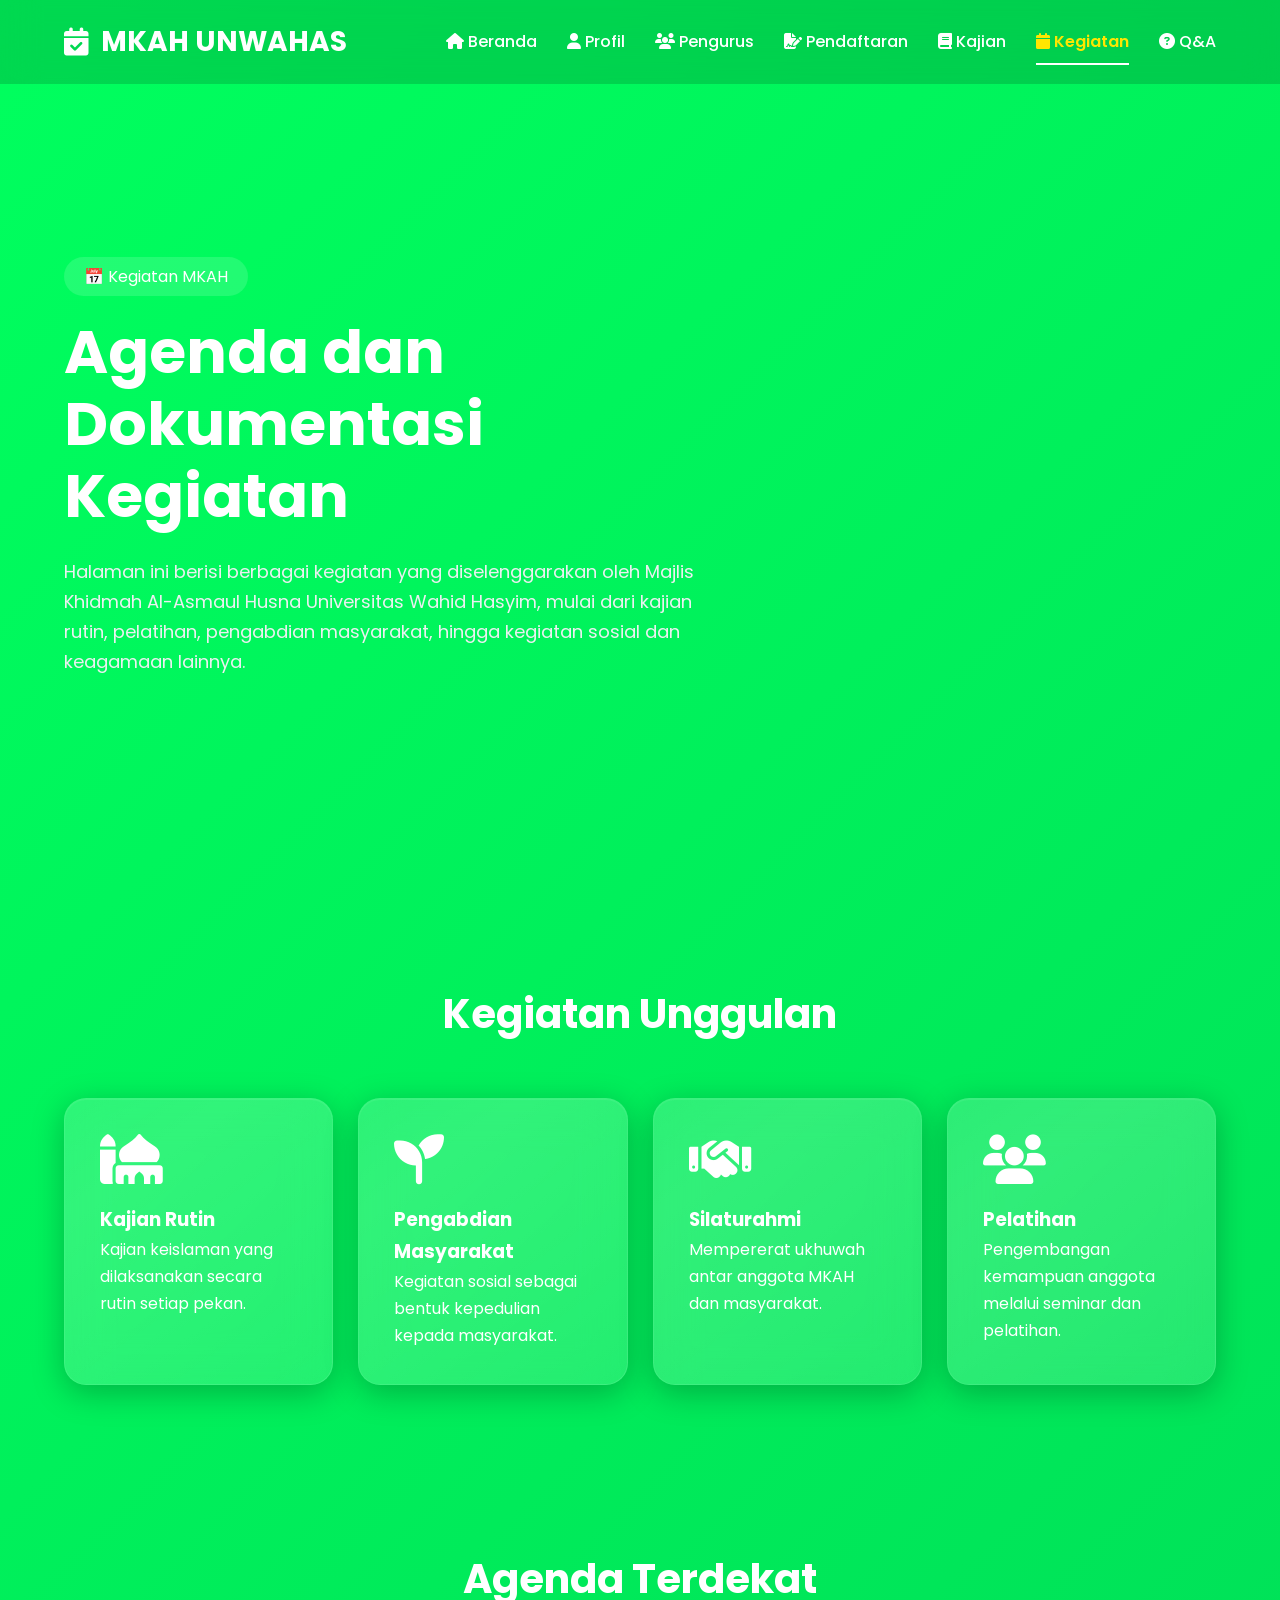
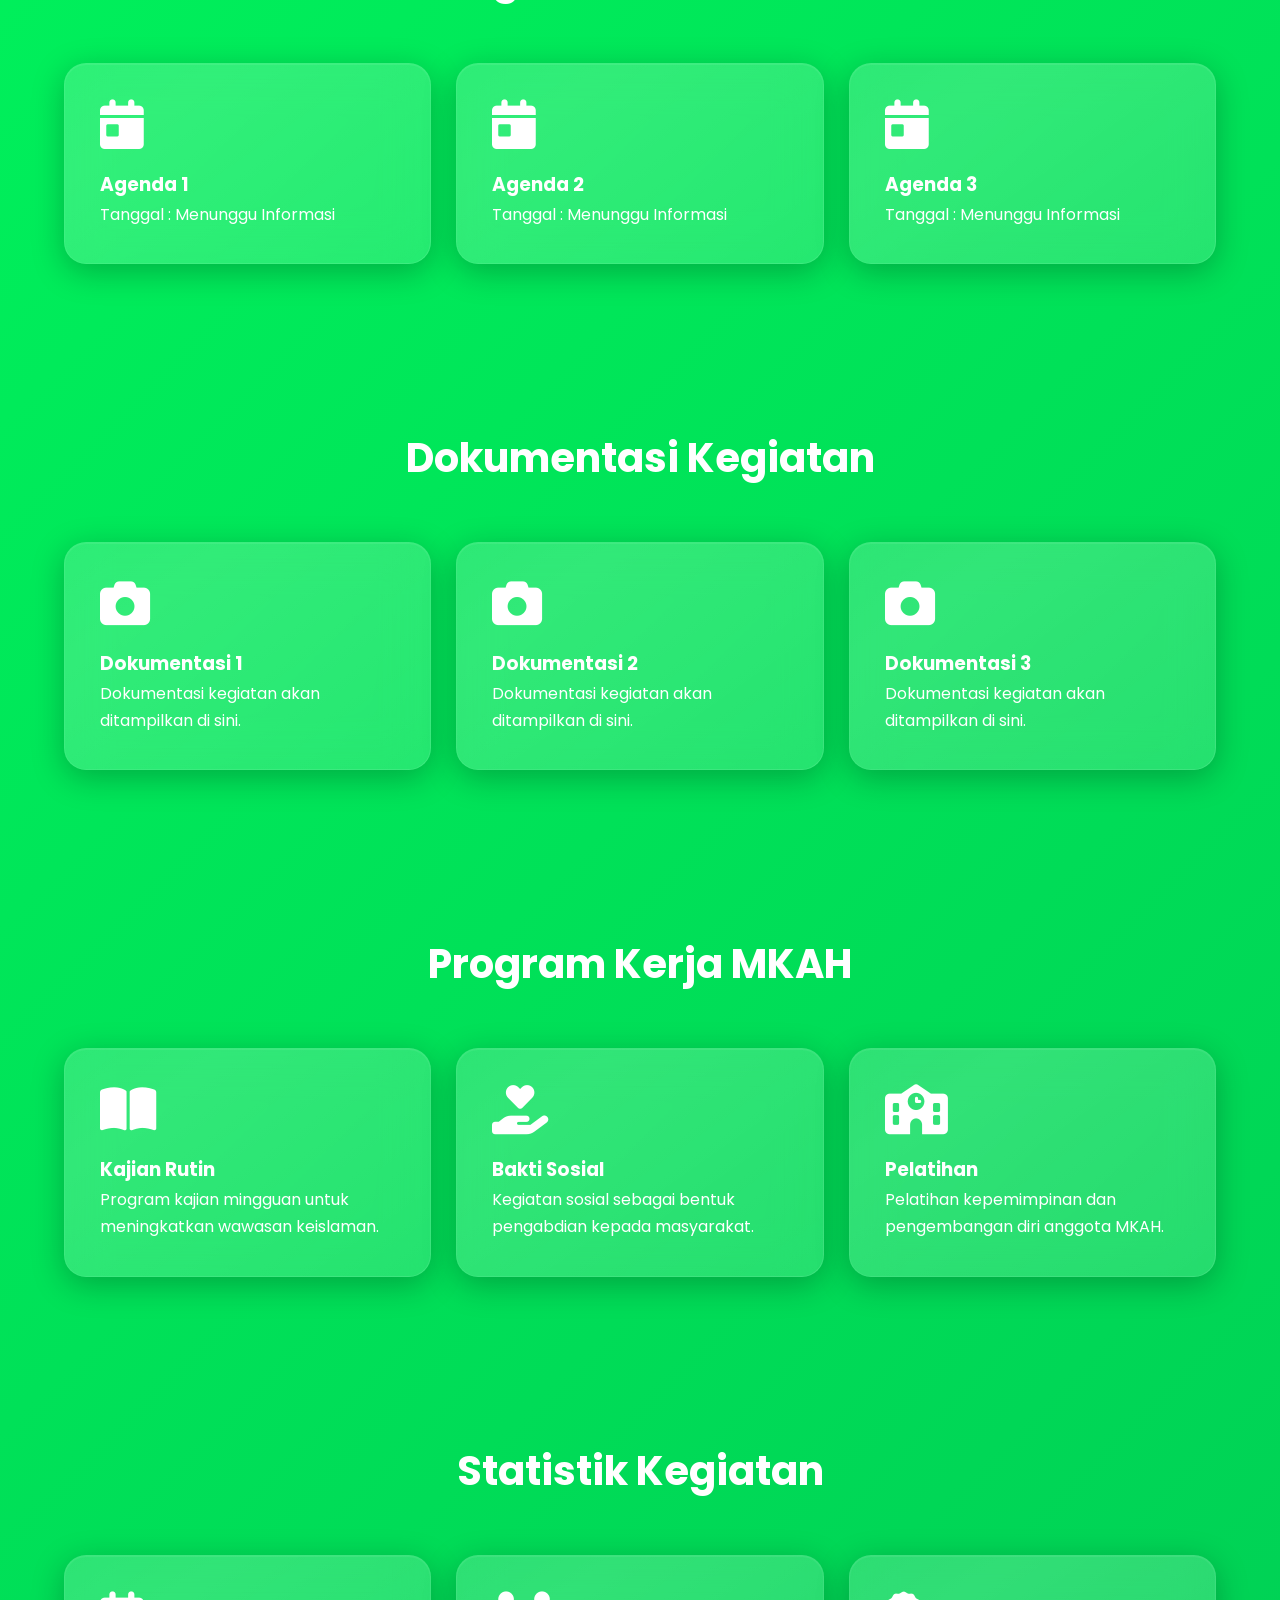
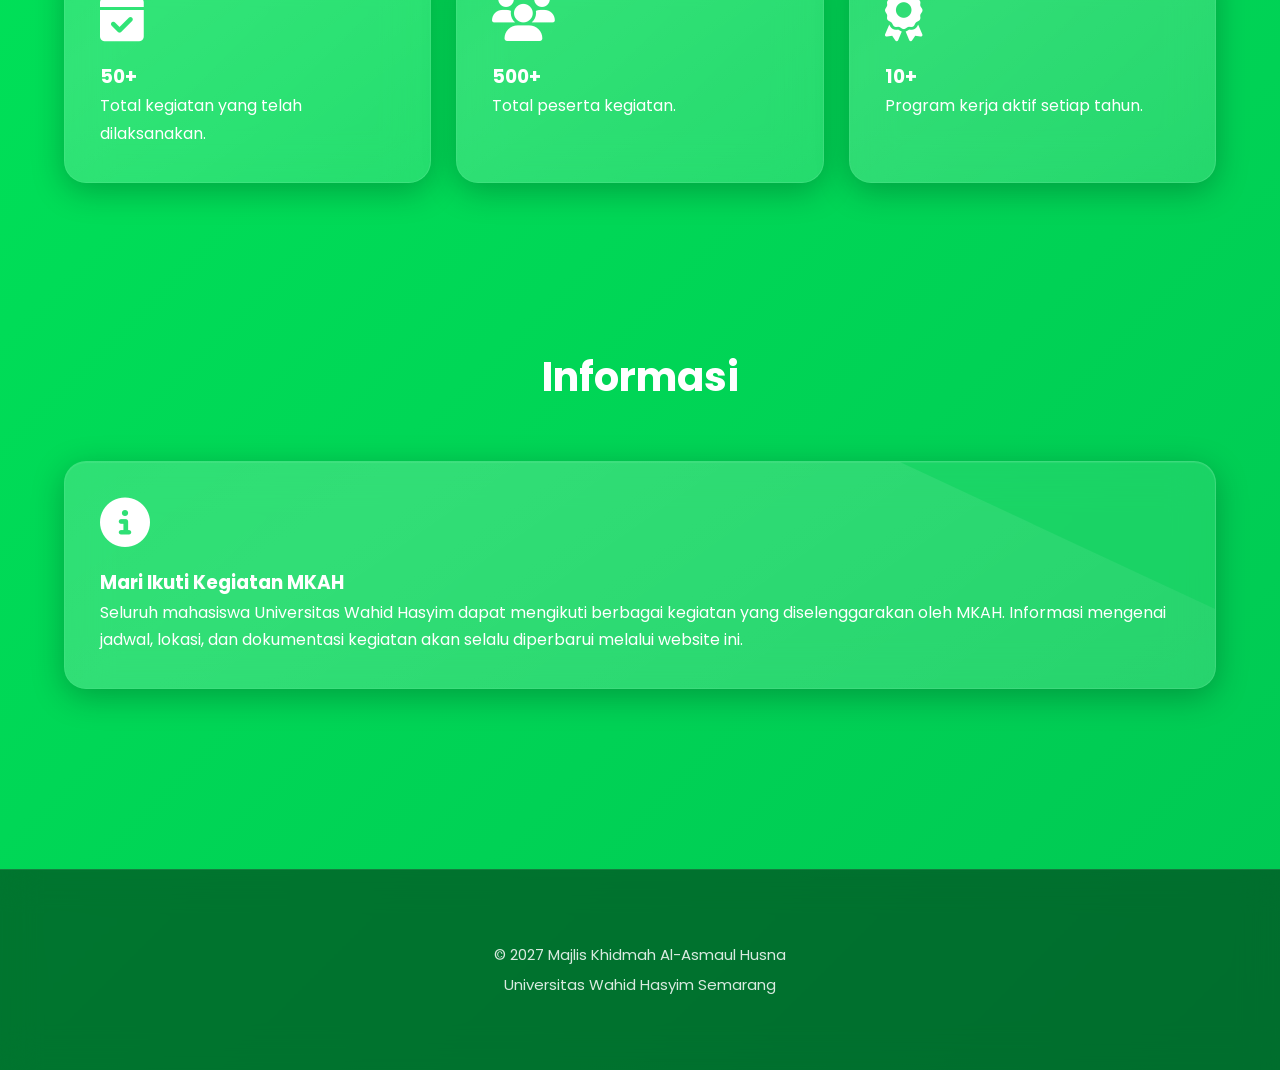
<file: frontend/kegiatan.html>
<!DOCTYPE html>
<html lang="id">

<head>

    <meta charset="UTF-8">

    <meta name="viewport" content="width=device-width, initial-scale=1.0">

    <title>Kegiatan MKAH | Universitas Wahid Hasyim</title>

    <link rel="preconnect" href="https://fonts.googleapis.com">

    <link href="https://fonts.googleapis.com/css2?family=Poppins:wght@300;400;500;600;700&display=swap"
        rel="stylesheet">

    <link rel="stylesheet"
        href="https://cdnjs.cloudflare.com/ajax/libs/font-awesome/6.6.0/css/all.min.css">

    <link rel="stylesheet" href="style.css">

</head>

<body>

<div id="loader">

<div class="spinner"></div>

<h2>MKAH UNWAHAS</h2>

</div>

<header>

    <div class="logo">

        <i class="fas fa-calendar-check"></i>

        MKAH UNWAHAS

    </div>

    <nav>

    <button class="close-menu">
        <i class="fas fa-times"></i>
    </button>

    <a href="index.html">
        <i class="fas fa-home"></i> Beranda
    </a>

    <a href="profil.html">
        <i class="fas fa-user"></i> Profil
    </a>

    <a href="pengurus.html">
        <i class="fas fa-users"></i> Pengurus
    </a>

    <a href="pendaftaran.html">
        <i class="fas fa-file-signature"></i> Pendaftaran
    </a>

    <a href="kajian.html">
        <i class="fas fa-book"></i> Kajian
    </a>

    <a href="kegiatan.html" class="active">
        <i class="fas fa-calendar"></i> Kegiatan
    </a>

    <a href="qna.html">
        <i class="fas fa-question-circle"></i> Q&A
    </a>

    </nav>

    <div class="menu-toggle">

    <i class="fas fa-bars"></i>

    </div>

</header>

<div class="overlay"></div>

<section class="hero">

    <div class="text">

        <span>📅 Kegiatan MKAH</span>

        <h1>Agenda dan Dokumentasi Kegiatan</h1>

        <p>

            Halaman ini berisi berbagai kegiatan yang diselenggarakan
            oleh Majlis Khidmah Al-Asmaul Husna Universitas Wahid Hasyim,
            mulai dari kajian rutin, pelatihan, pengabdian masyarakat,
            hingga kegiatan sosial dan keagamaan lainnya.

        </p>

    </div>

</section>

<section class="fitur">

    <h2>Kegiatan Unggulan</h2>

    <div class="grid">

        <div class="item">

            <i class="fas fa-mosque"></i>

            <h3>Kajian Rutin</h3>

            <p>

                Kajian keislaman yang dilaksanakan secara rutin setiap pekan.

            </p>

        </div>

        <div class="item">

            <i class="fas fa-seedling"></i>

            <h3>Pengabdian Masyarakat</h3>

            <p>

                Kegiatan sosial sebagai bentuk kepedulian kepada masyarakat.

            </p>

        </div>

        <div class="item">

            <i class="fas fa-handshake"></i>

            <h3>Silaturahmi</h3>

            <p>

                Mempererat ukhuwah antar anggota MKAH dan masyarakat.

            </p>

        </div>

        <div class="item">

            <i class="fas fa-users"></i>

            <h3>Pelatihan</h3>

            <p>

                Pengembangan kemampuan anggota melalui seminar dan pelatihan.

            </p>

        </div>

    </div>

</section>

<section class="fitur">

    <h2>Agenda Terdekat</h2>

    <div class="grid">

        <div class="item">

            <i class="fas fa-calendar-day"></i>

            <h3>Agenda 1</h3>

            <p>

                Tanggal : Menunggu Informasi

            </p>

        </div>

        <div class="item">

            <i class="fas fa-calendar-day"></i>

            <h3>Agenda 2</h3>

            <p>

                Tanggal : Menunggu Informasi

            </p>

        </div>

        <div class="item">

            <i class="fas fa-calendar-day"></i>

            <h3>Agenda 3</h3>

            <p>

                Tanggal : Menunggu Informasi

            </p>

        </div>

    </div>

</section>
<section class="fitur">

    <h2>Dokumentasi Kegiatan</h2>

    <div class="grid">

        <div class="item">

            <i class="fas fa-camera"></i>

            <h3>Dokumentasi 1</h3>

            <p>

                Dokumentasi kegiatan akan ditampilkan di sini.

            </p>

        </div>

        <div class="item">

            <i class="fas fa-camera"></i>

            <h3>Dokumentasi 2</h3>

            <p>

                Dokumentasi kegiatan akan ditampilkan di sini.

            </p>

        </div>

        <div class="item">

            <i class="fas fa-camera"></i>

            <h3>Dokumentasi 3</h3>

            <p>

                Dokumentasi kegiatan akan ditampilkan di sini.

            </p>

        </div>

    </div>

</section>

<section class="fitur">

    <h2>Program Kerja MKAH</h2>

    <div class="grid">

        <div class="item">

            <i class="fas fa-book-open"></i>

            <h3>Kajian Rutin</h3>

            <p>

                Program kajian mingguan untuk meningkatkan wawasan keislaman.

            </p>

        </div>

        <div class="item">

            <i class="fas fa-hand-holding-heart"></i>

            <h3>Bakti Sosial</h3>

            <p>

                Kegiatan sosial sebagai bentuk pengabdian kepada masyarakat.

            </p>

        </div>

        <div class="item">

            <i class="fas fa-school"></i>

            <h3>Pelatihan</h3>

            <p>

                Pelatihan kepemimpinan dan pengembangan diri anggota MKAH.

            </p>

        </div>

    </div>

</section>

<section class="fitur">

    <h2>Statistik Kegiatan</h2>

    <div class="grid">

        <div class="item">

            <i class="fas fa-calendar-check"></i>

            <h3>50+</h3>

            <p>

                Total kegiatan yang telah dilaksanakan.

            </p>

        </div>

        <div class="item">

            <i class="fas fa-users"></i>

            <h3>500+</h3>

            <p>

                Total peserta kegiatan.

            </p>

        </div>

        <div class="item">

            <i class="fas fa-award"></i>

            <h3>10+</h3>

            <p>

                Program kerja aktif setiap tahun.

            </p>

        </div>

    </div>

</section>

<section class="fitur">

    <h2>Informasi</h2>

    <div class="item">

        <i class="fas fa-circle-info"></i>

        <h3>Mari Ikuti Kegiatan MKAH</h3>

        <p>

            Seluruh mahasiswa Universitas Wahid Hasyim dapat mengikuti
            berbagai kegiatan yang diselenggarakan oleh MKAH.
            Informasi mengenai jadwal, lokasi, dan dokumentasi kegiatan
            akan selalu diperbarui melalui website ini.

        </p>

    </div>

</section>

<button id="backToTop">

<i class="fas fa-arrow-up"></i>

</button>

<footer>

    <p>

        © 2027 Majlis Khidmah Al-Asmaul Husna
        <br>
        Universitas Wahid Hasyim Semarang

    </p>

</footer>

<script src="script.js"></script>

</body>
</html>
</file>
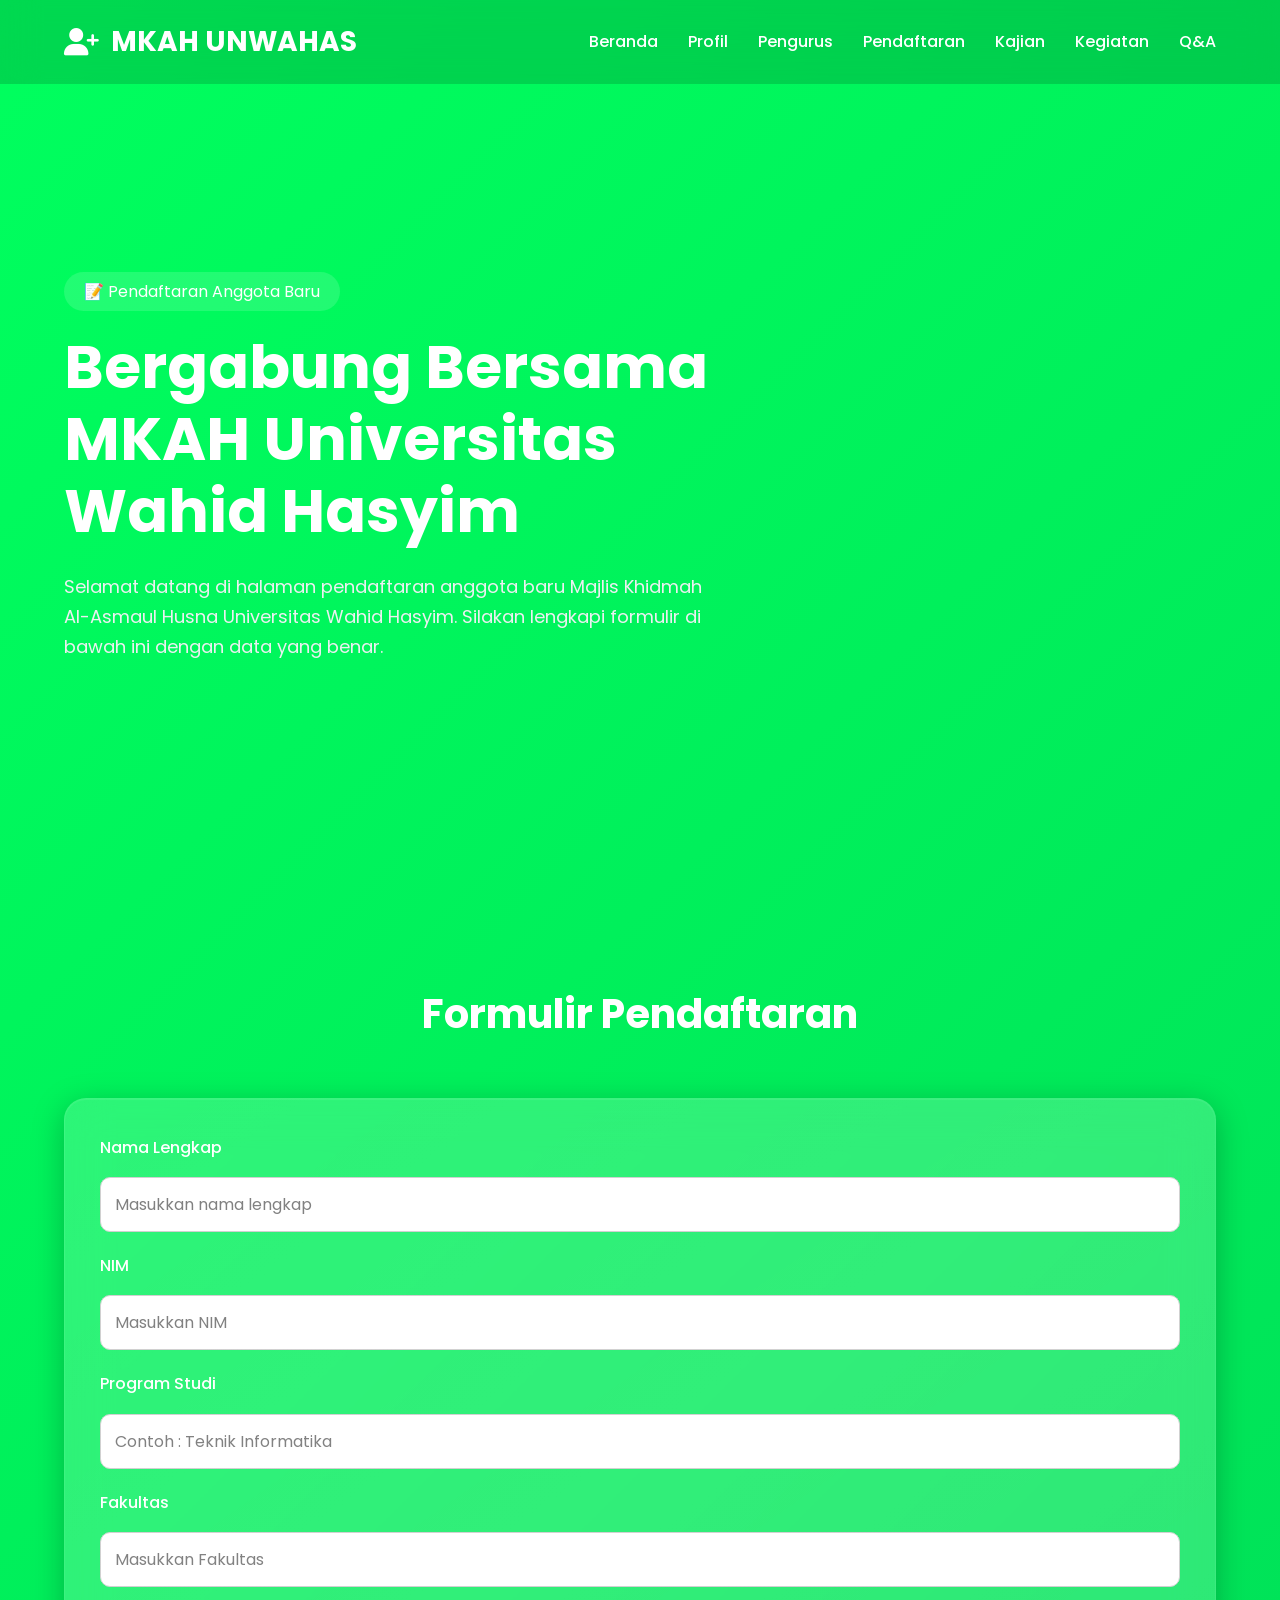
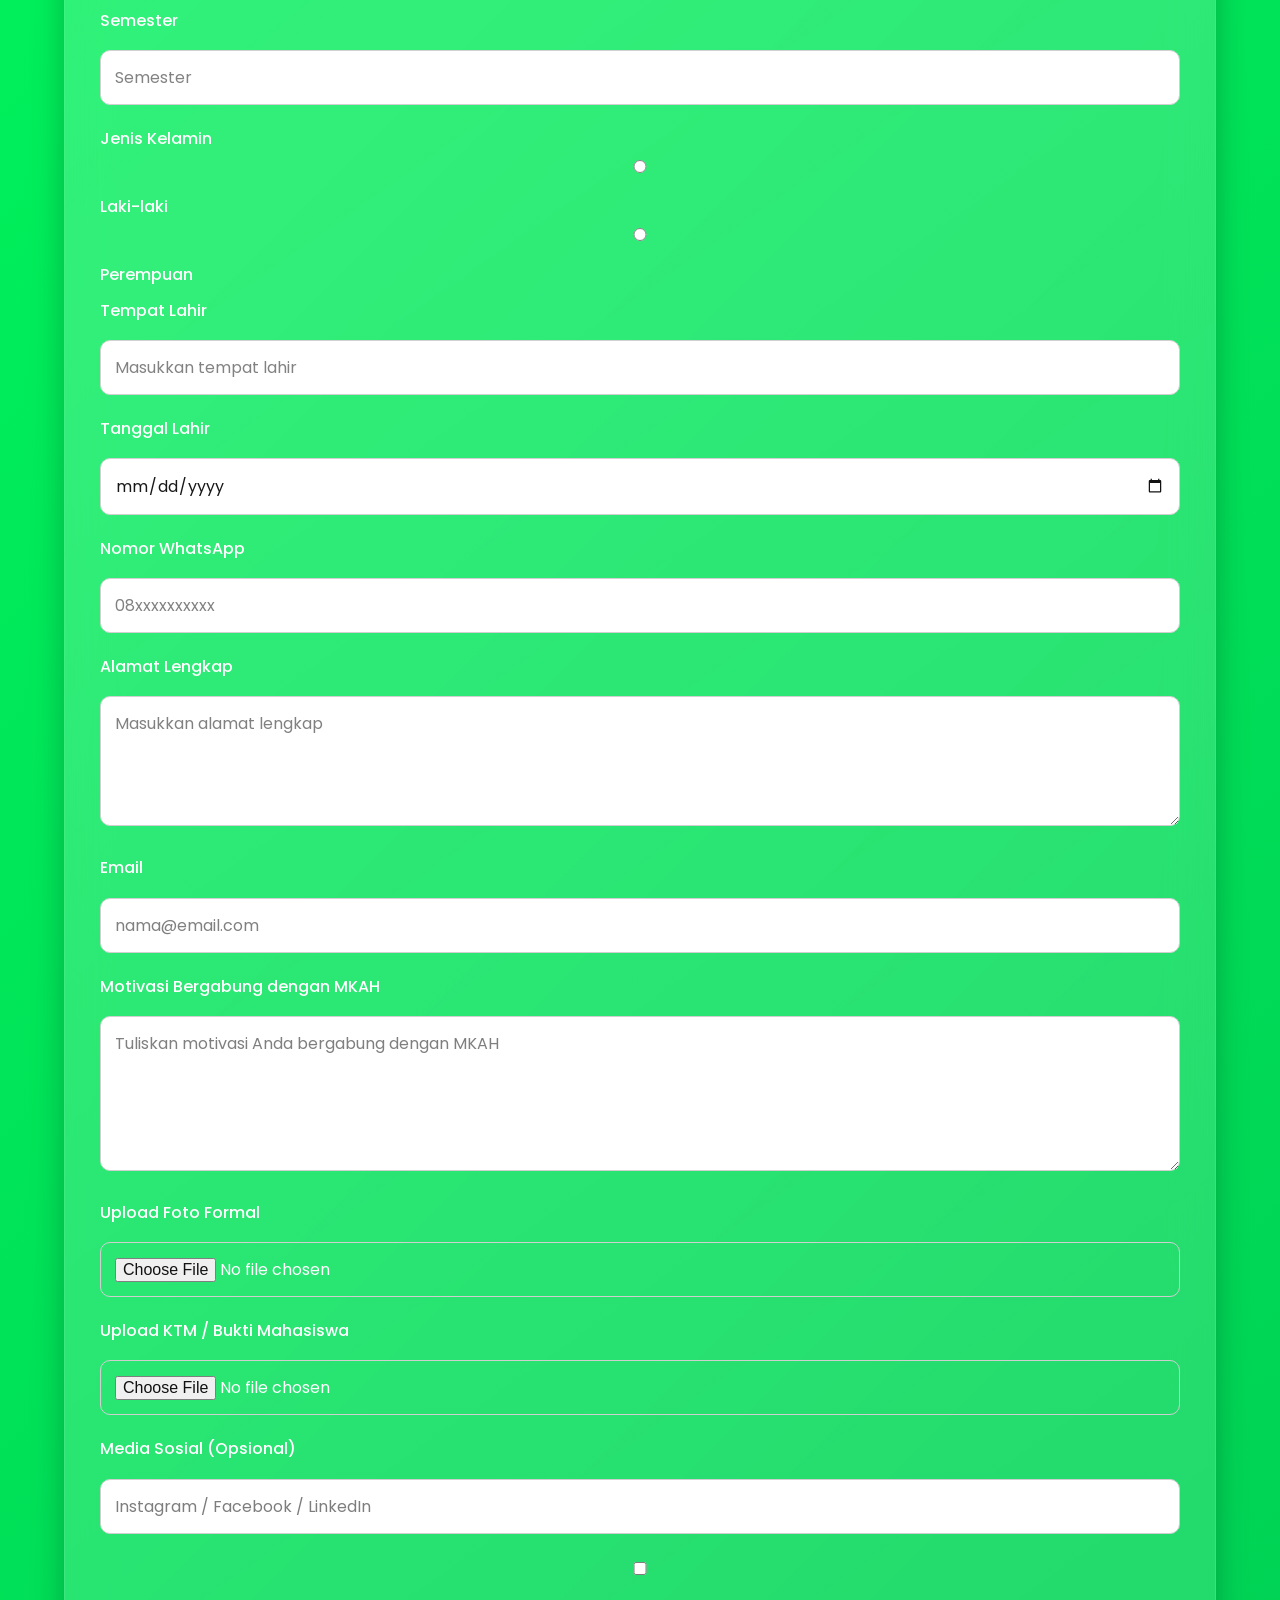
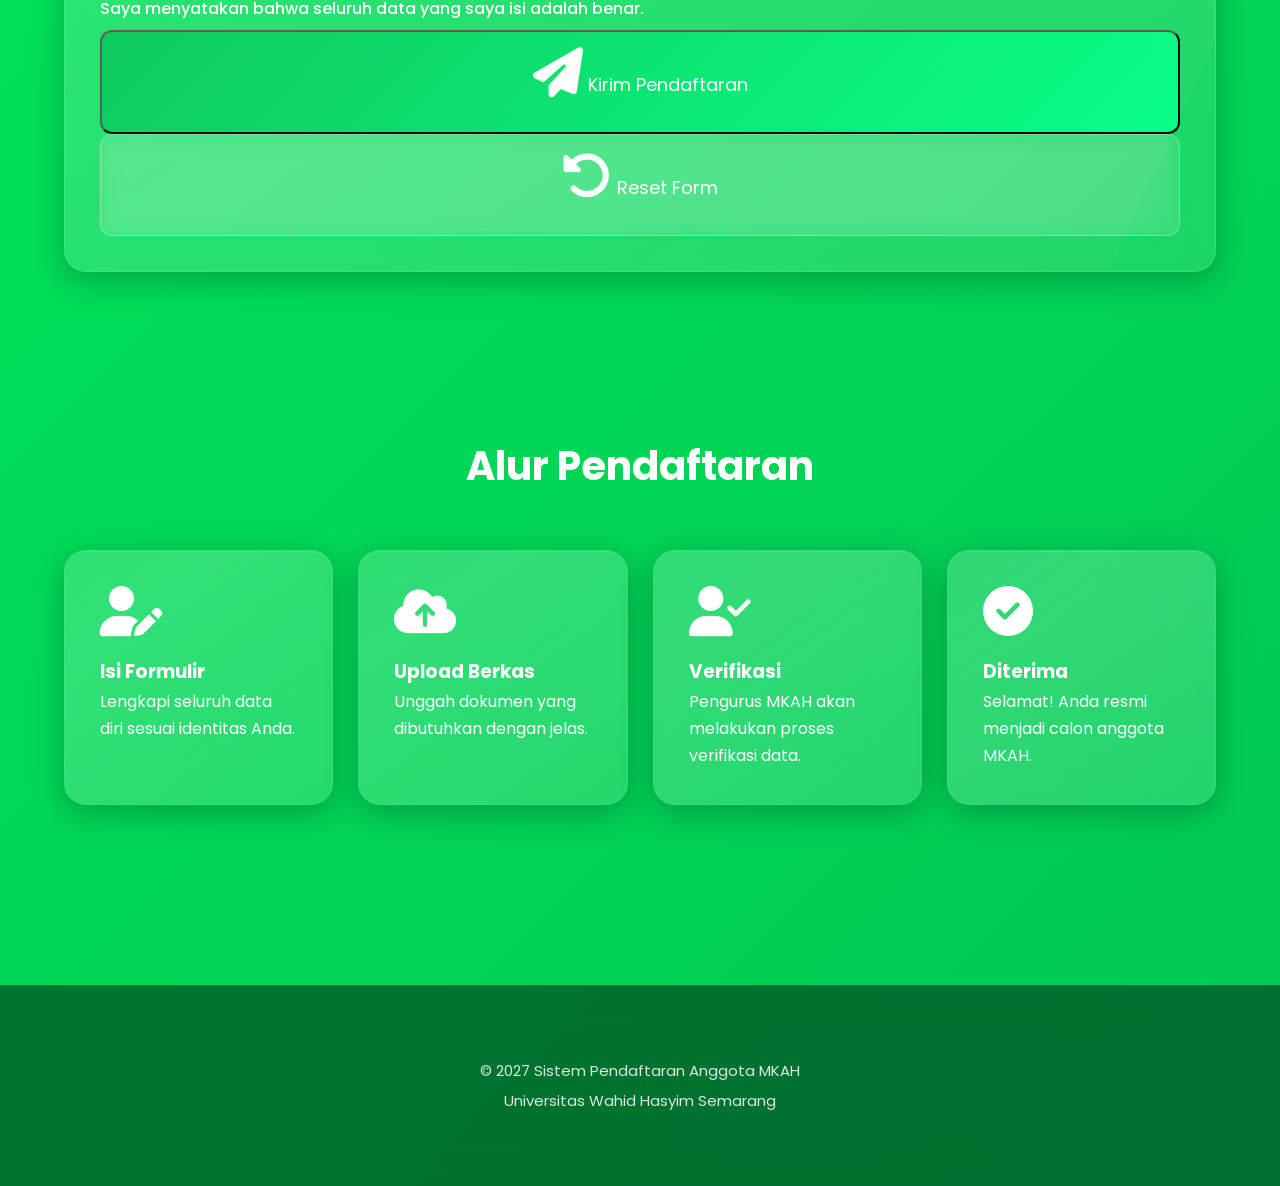
<file: frontend/Pendaftaran.html>
<!DOCTYPE html>
<html lang="id">

<head>

    <meta charset="UTF-8">

    <meta name="viewport" content="width=device-width, initial-scale=1.0">

    <title>Pendaftaran Anggota MKAH | Universitas Wahid Hasyim</title>

    <link rel="preconnect" href="https://fonts.googleapis.com">

    <link href="https://fonts.googleapis.com/css2?family=Poppins:wght@300;400;500;600;700&display=swap"
        rel="stylesheet">

    <link rel="stylesheet"
        href="https://cdnjs.cloudflare.com/ajax/libs/font-awesome/6.6.0/css/all.min.css">

    <link rel="stylesheet" href="style.css">

</head>

<body>

<header>

    <div class="logo">

        <i class="fas fa-user-plus"></i>

        MKAH UNWAHAS

    </div>

    <nav>

        <a href="index.html">Beranda</a>
        <a href="profil.html">Profil</a>
        <a href="pengurus.html">Pengurus</a>
        <a href="pendaftaran.html">Pendaftaran</a>
        <a href="kajian.html">Kajian</a>
        <a href="kegiatan.html">Kegiatan</a>
        <a href="qna.html">Q&A</a>

    </nav>

</header>

<section class="hero">

    <div class="text">

        <span>📝 Pendaftaran Anggota Baru</span>

        <h1>Bergabung Bersama MKAH Universitas Wahid Hasyim</h1>

        <p>

            Selamat datang di halaman pendaftaran anggota baru
            Majlis Khidmah Al-Asmaul Husna Universitas Wahid Hasyim.
            Silakan lengkapi formulir di bawah ini dengan data yang benar.

        </p>

    </div>

</section>

<section class="fitur">

    <h2>Formulir Pendaftaran</h2>

    <div class="item">

        <form>

            <div class="row">

            <div class="form-group">

            <label>Nama Lengkap</label>

            <input
                type="text"
                name ="nama"
                placeholder="Masukkan nama lengkap"
                required>

            </div>

            <div class="form-group">

            <label>NIM</label>

            <input
                type="text"
                name="nim"
                placeholder="Masukkan NIM"
                required>

            </div>

            <div class="form-group">

            <label>Program Studi</label>

            <input
                type="text"
                name="prodi"
                placeholder="Contoh : Teknik Informatika"
                required>

            </div>

            <div class="form-group">    

            <label>Fakultas</label>

            <input
                type="text"
                name="fakultas"
                placeholder="Masukkan Fakultas"
                required>

            </div>

            <div class="form-group">

            <label>Semester</label>

            <input
                type="number"
                name="semester"
                placeholder="Semester"
                required>

            </div>

            <div class="radio-group">

            <label>Jenis Kelamin

            <input 
                type="radio" 
                name="jenis_kelamin"
                value="laki-laki">

            Laki-laki

            <input 
                type="radio" 
                name="jenis_kelamin" 
                value="perempuan">

            Perempuan

            </label>

            </div>

            <div class="form-group">

            <label>Tempat Lahir</label>

            <input
                type="text"
                name="tempat_lahir"
                placeholder="Masukkan tempat lahir"
                required>

            </div>

            <div class="form-group">

            <label>Tanggal Lahir</label>

            <input
                type="date"
                name="tanggal_lahir"
                required>

            </div>

            <div class="form-group">

            <label>Nomor WhatsApp</label>

            <input
                type="tel"
                name="whatsapp"
                placeholder="08xxxxxxxxxx"
                required>

                            </div>

            <div class="form-group">

            <label>Alamat Lengkap</label>

            <textarea
                name="alamat"
                rows="4"
                placeholder="Masukkan alamat lengkap"
                required></textarea>

            </div>

            <div class="form-group">

            <label>Email</label>

            <input
                type="email"
                name="email"
                placeholder="nama@email.com"
                required>

            </div>

            <div class="form-group">

            <label>Motivasi Bergabung dengan MKAH</label>

            <textarea
                name="motivasi"
                rows="5"
                placeholder="Tuliskan motivasi Anda bergabung dengan MKAH"
                required></textarea>

            </div>

            <div class="form-group">    

            <label>Upload Foto Formal</label>

            <input
                type="file"
                name="foto"
                accept="image/*">

            </div>

            <div class="form-group">

            <label>Upload KTM / Bukti Mahasiswa</label>

            <input
                type="file"
                name="ktm"
                accept=".jpg,.jpeg,.png,.pdf">

            </div>

            <div class="form-group">

            <label>Media Sosial (Opsional)</label>

            <input
                type="text"
                name="media_sosial"
                placeholder="Instagram / Facebook / LinkedIn">

            </div>

            <div class="form-group">

            <label>

                <input type="checkbox" required>

                Saya menyatakan bahwa seluruh data yang saya isi adalah benar.

            </label>

            </div>

            <div class="button-group">  

            <button type="submit" class="btn1">

                <i class="fas fa-paper-plane"></i>

                Kirim Pendaftaran

            </button>

            <button type="reset" class="btn2">

                <i class="fas fa-rotate-left"></i>

                Reset Form

            </button>

            </div>

        </form>

    </div>

</section>

<section class="fitur">

    <h2>Alur Pendaftaran</h2>

    <div class="grid">

        <div class="item">

            <i class="fas fa-user-edit"></i>

            <h3>Isi Formulir</h3>

            <p>

                Lengkapi seluruh data diri sesuai identitas Anda.

            </p>

        </div>

        <div class="item">

            <i class="fas fa-cloud-upload-alt"></i>

            <h3>Upload Berkas</h3>

            <p>

                Unggah dokumen yang dibutuhkan dengan jelas.

            </p>

        </div>

        <div class="item">

            <i class="fas fa-user-check"></i>

            <h3>Verifikasi</h3>

            <p>

                Pengurus MKAH akan melakukan proses verifikasi data.

            </p>

        </div>

        <div class="item">

            <i class="fas fa-check-circle"></i>

            <h3>Diterima</h3>

            <p>

                Selamat! Anda resmi menjadi calon anggota MKAH.

            </p>

        </div>

    </div>

</section>

<footer>

    <p>

        © 2027 Sistem Pendaftaran Anggota MKAH
        <br>
        Universitas Wahid Hasyim Semarang

    </p>

</footer>

<script src="script.js"></script>

</body>
</html>
</file>
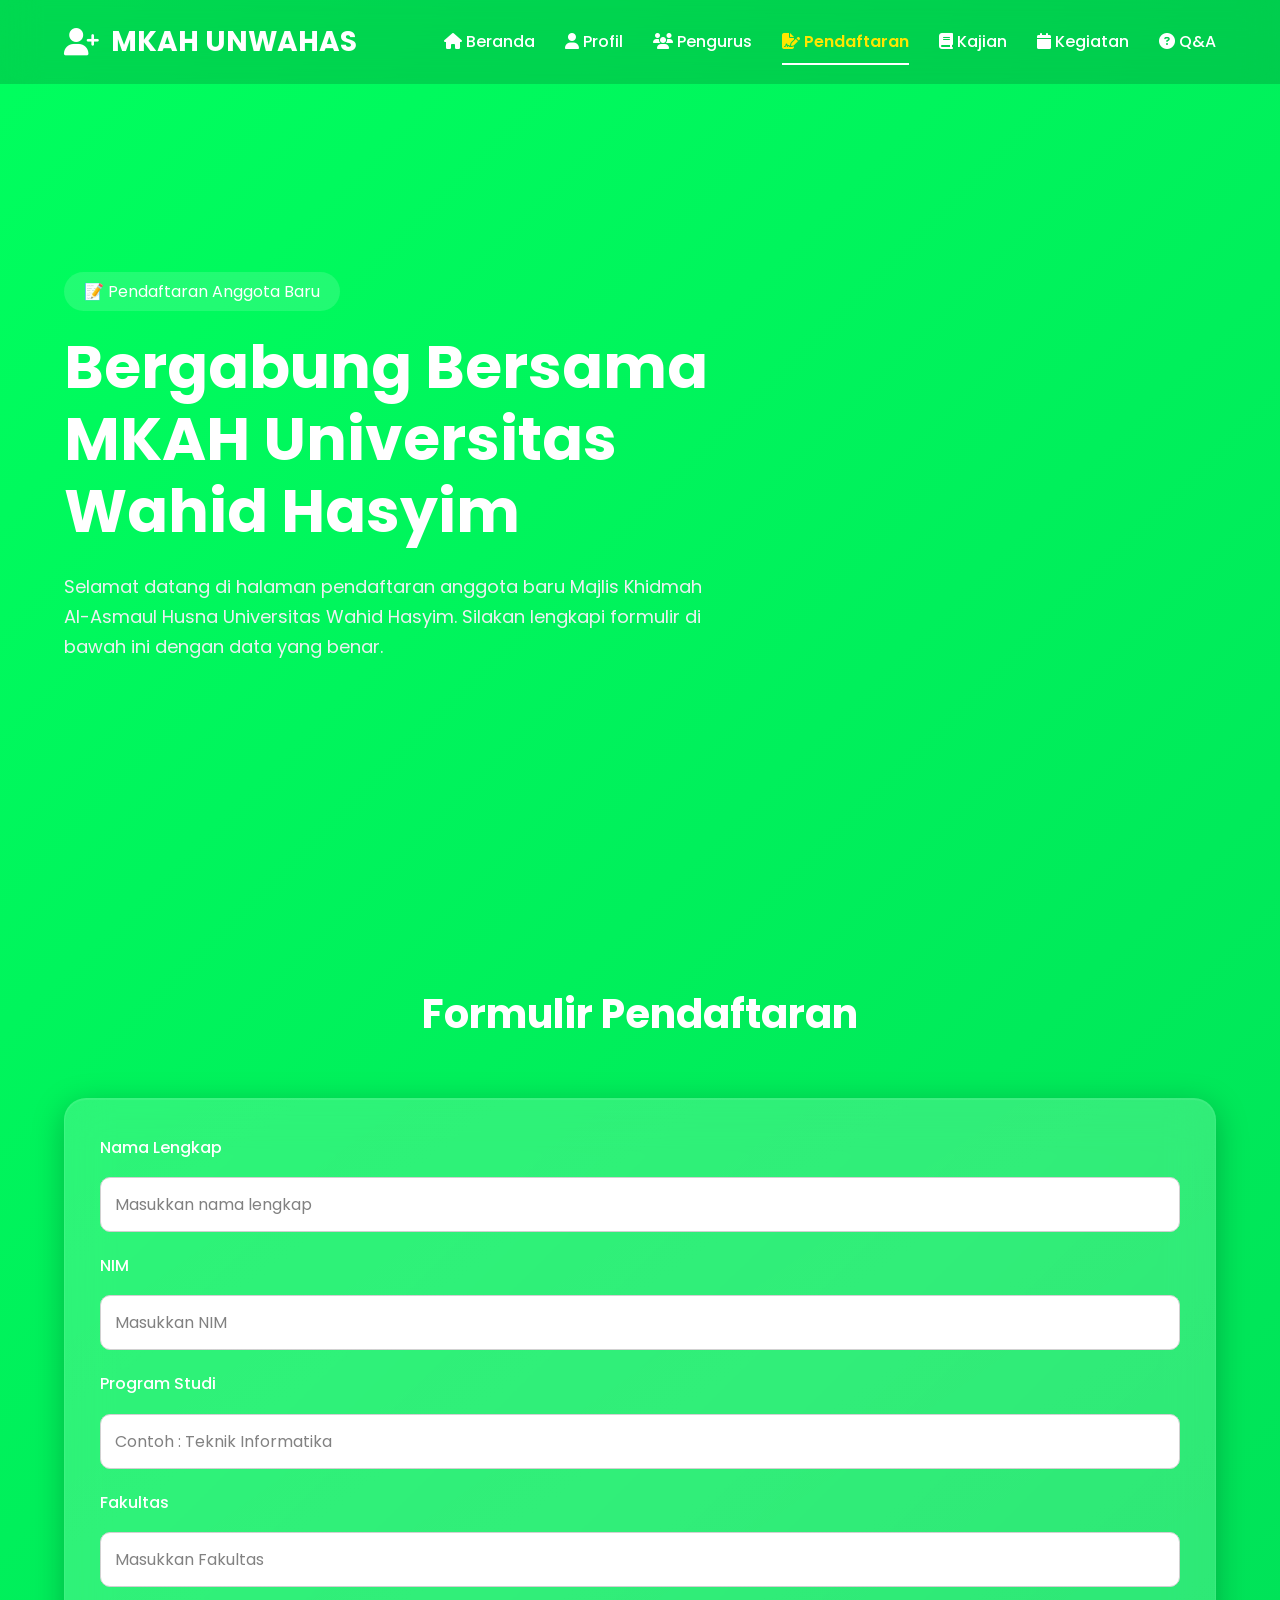
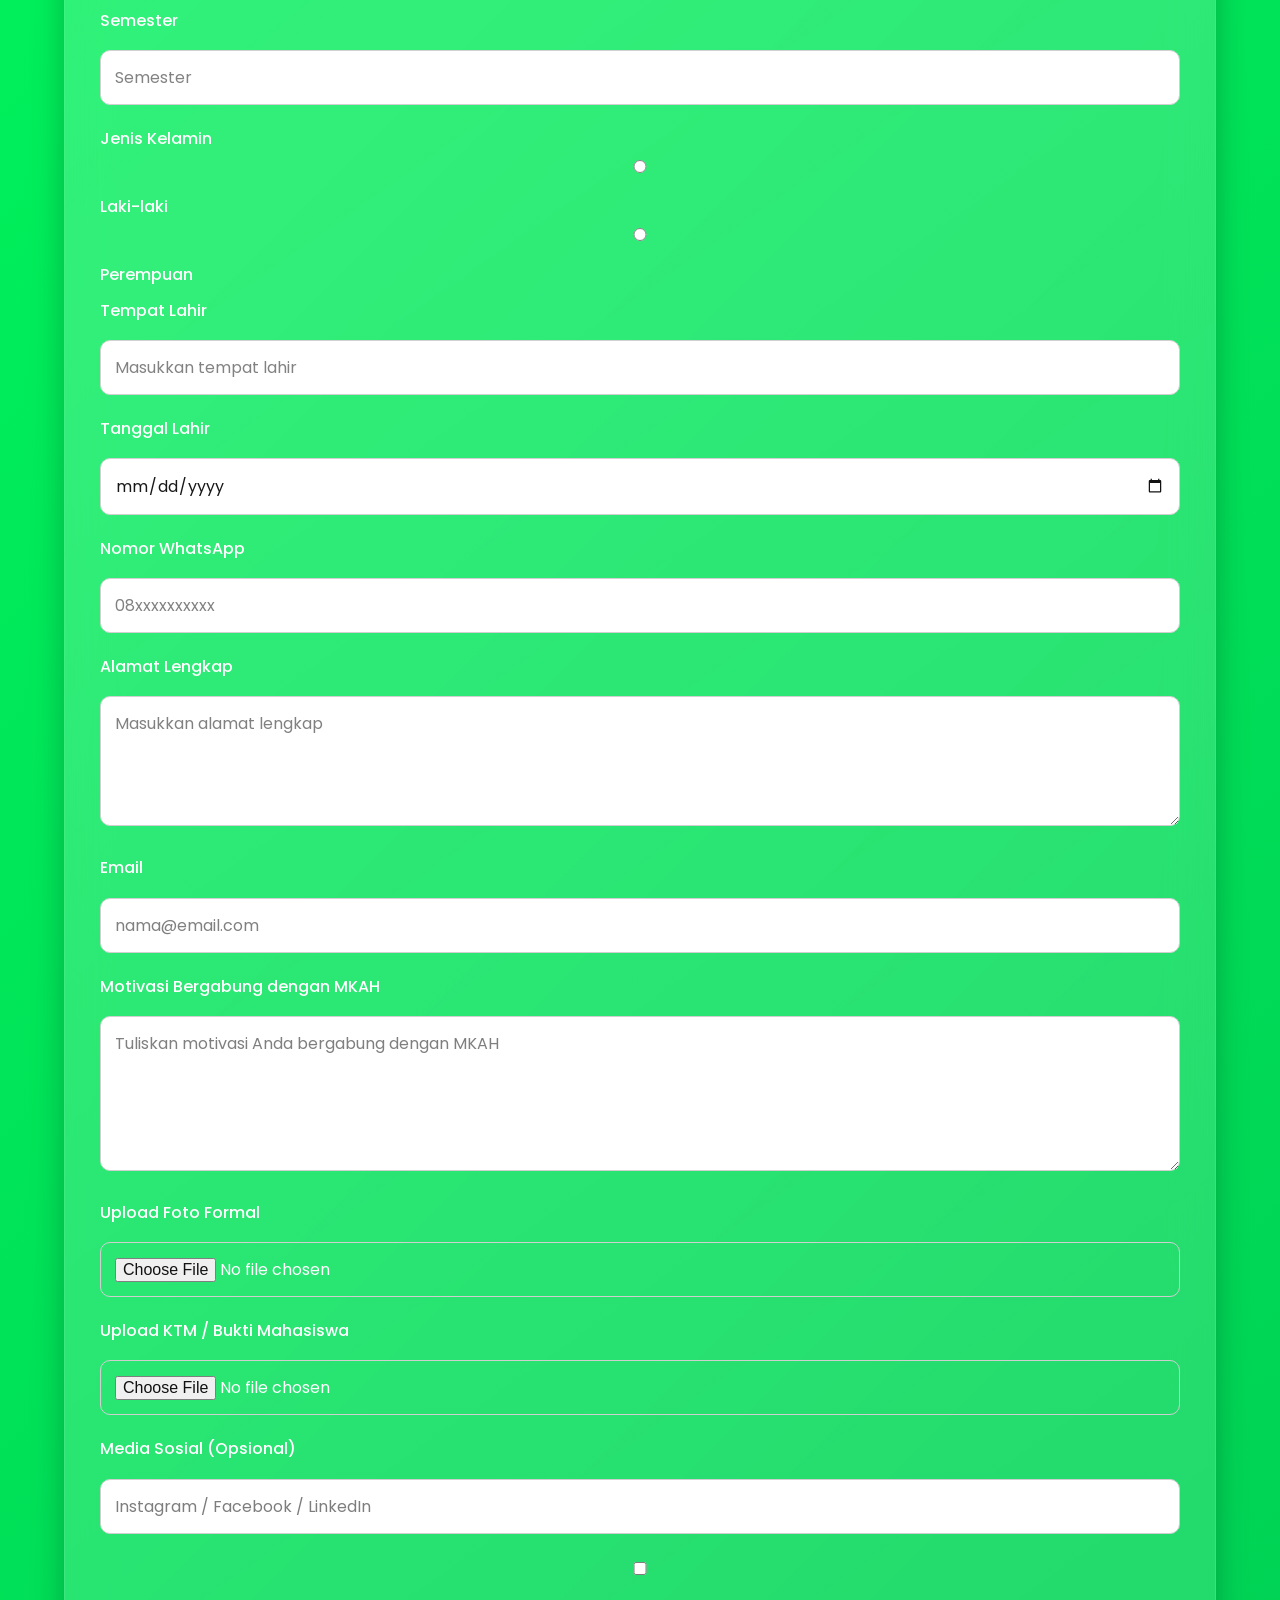
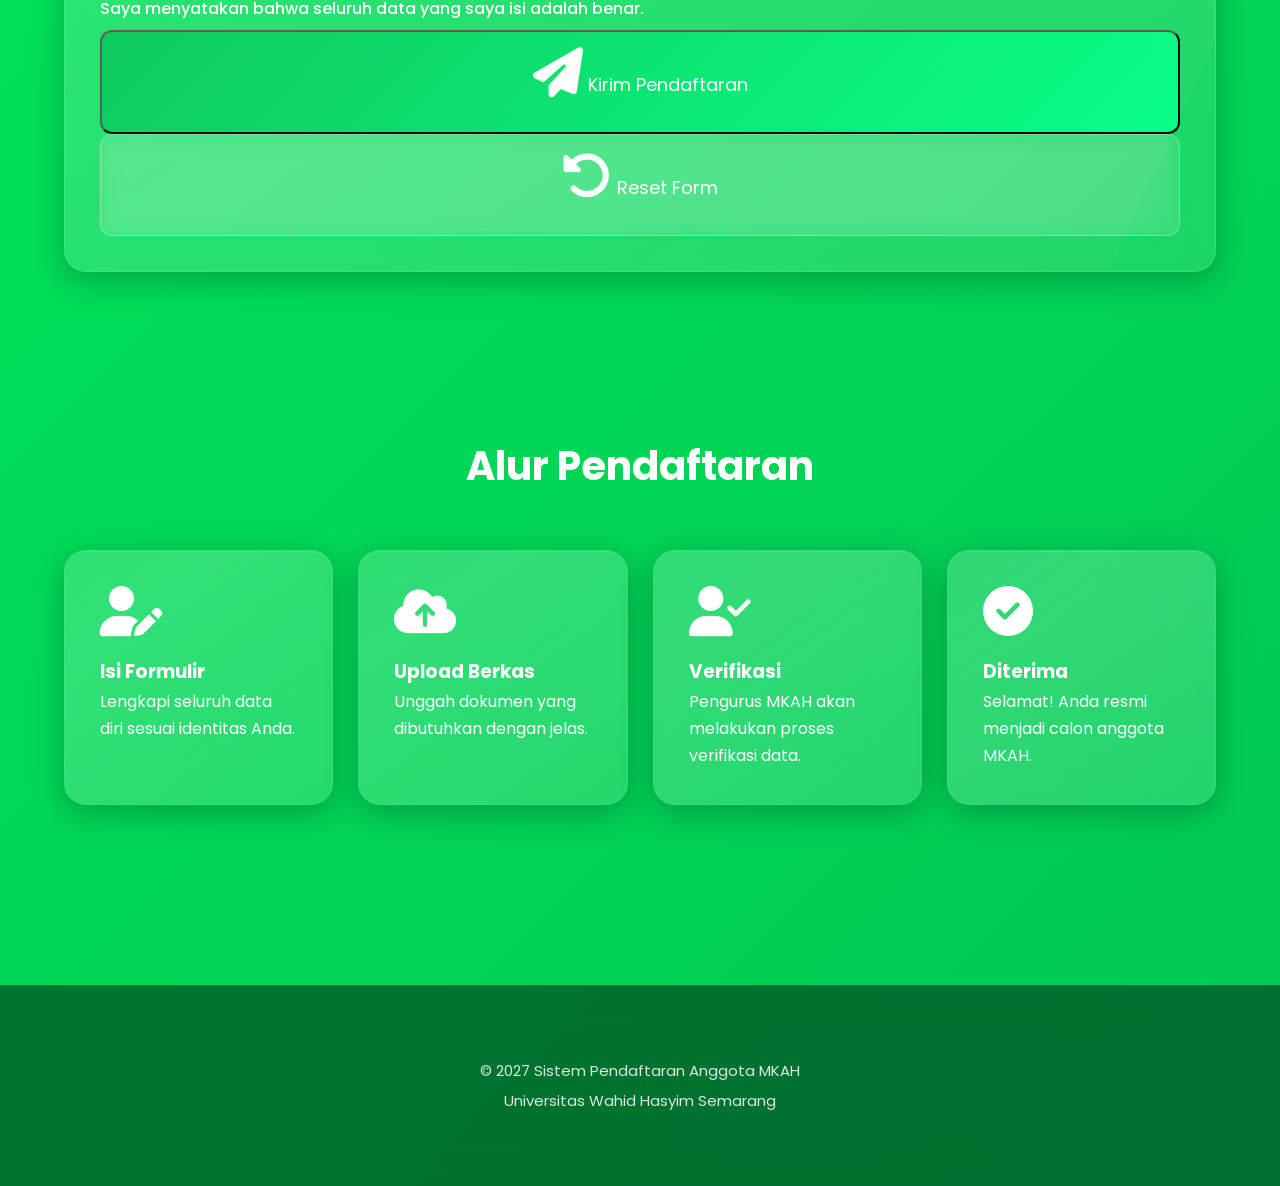
<file: frontend/pendaftaran.html>
<!DOCTYPE html>
<html lang="id">

<head>

    <meta charset="UTF-8">

    <meta name="viewport" content="width=device-width, initial-scale=1.0">

    <title>Pendaftaran Anggota MKAH | Universitas Wahid Hasyim</title>

    <link rel="preconnect" href="https://fonts.googleapis.com">

    <link href="https://fonts.googleapis.com/css2?family=Poppins:wght@300;400;500;600;700&display=swap"
        rel="stylesheet">

    <link rel="stylesheet"
        href="https://cdnjs.cloudflare.com/ajax/libs/font-awesome/6.6.0/css/all.min.css">

    <link rel="stylesheet" href="style.css">

</head>

<body>

<div id="loader">

<div class="spinner"></div>

<h2>MKAH UNWAHAS</h2>

</div>

<header>

    <div class="logo">

        <i class="fas fa-user-plus"></i>

        MKAH UNWAHAS

    </div>

    <nav>

    <button class="close-menu">
        <i class="fas fa-times"></i>
    </button>

    <a href="index.html">
        <i class="fas fa-home"></i> Beranda
    </a>

    <a href="profil.html">
        <i class="fas fa-user"></i> Profil
    </a>

    <a href="pengurus.html">
        <i class="fas fa-users"></i> Pengurus
    </a>

    <a href="pendaftaran.html" class="active">
        <i class="fas fa-file-signature"></i> Pendaftaran
    </a>

    <a href="kajian.html">
        <i class="fas fa-book"></i> Kajian
    </a>

    <a href="kegiatan.html">
        <i class="fas fa-calendar"></i> Kegiatan
    </a>

    <a href="qna.html">
        <i class="fas fa-question-circle"></i> Q&A
    </a>

    </nav>

    <div class="menu-toggle">

    <i class="fas fa-bars"></i>

    </div>

</header>

<div class="overlay"></div>

<section class="hero">

    <div class="text">

        <span>📝 Pendaftaran Anggota Baru</span>

        <h1>Bergabung Bersama MKAH Universitas Wahid Hasyim</h1>

        <p>

            Selamat datang di halaman pendaftaran anggota baru
            Majlis Khidmah Al-Asmaul Husna Universitas Wahid Hasyim.
            Silakan lengkapi formulir di bawah ini dengan data yang benar.

        </p>

    </div>

</section>

<section class="fitur">

    <h2>Formulir Pendaftaran</h2>

    <div class="item">

        <form>

            <div class="row">

            <div class="form-group">

            <label>Nama Lengkap</label>

            <input
                type="text"
                name ="nama"
                placeholder="Masukkan nama lengkap"
                required>

            </div>

            <div class="form-group">

            <label>NIM</label>

            <input
                type="text"
                name="nim"
                placeholder="Masukkan NIM"
                required>

            </div>

            <div class="form-group">

            <label>Program Studi</label>

            <input
                type="text"
                name="prodi"
                placeholder="Contoh : Teknik Informatika"
                required>

            </div>

            <div class="form-group">    

            <label>Fakultas</label>

            <input
                type="text"
                name="fakultas"
                placeholder="Masukkan Fakultas"
                required>

            </div>

            <div class="form-group">

            <label>Semester</label>

            <input
                type="number"
                name="semester"
                placeholder="Semester"
                required>

            </div>

            <div class="radio-group">

            <label>Jenis Kelamin

            <input 
                type="radio" 
                name="jenis_kelamin"
                value="laki-laki">

            Laki-laki

            <input 
                type="radio" 
                name="jenis_kelamin" 
                value="perempuan">

            Perempuan

            </label>

            </div>

            <div class="form-group">

            <label>Tempat Lahir</label>

            <input
                type="text"
                name="tempat_lahir"
                placeholder="Masukkan tempat lahir"
                required>

            </div>

            <div class="form-group">

            <label>Tanggal Lahir</label>

            <input
                type="date"
                name="tanggal_lahir"
                required>

            </div>

            <div class="form-group">

            <label>Nomor WhatsApp</label>

            <input
                type="tel"
                name="whatsapp"
                placeholder="08xxxxxxxxxx"
                required>

                            </div>

            <div class="form-group">

            <label>Alamat Lengkap</label>

            <textarea
                name="alamat"
                rows="4"
                placeholder="Masukkan alamat lengkap"
                required></textarea>

            </div>

            <div class="form-group">

            <label>Email</label>

            <input
                type="email"
                name="email"
                placeholder="nama@email.com"
                required>

            </div>

            <div class="form-group">

            <label>Motivasi Bergabung dengan MKAH</label>

            <textarea
                name="motivasi"
                rows="5"
                placeholder="Tuliskan motivasi Anda bergabung dengan MKAH"
                required></textarea>

            </div>

            <div class="form-group">    

            <label>Upload Foto Formal</label>

            <input
                type="file"
                name="foto"
                accept="image/*">

            </div>

            <div class="form-group">

            <label>Upload KTM / Bukti Mahasiswa</label>

            <input
                type="file"
                name="ktm"
                accept=".jpg,.jpeg,.png,.pdf">

            </div>

            <div class="form-group">

            <label>Media Sosial (Opsional)</label>

            <input
                type="text"
                name="media_sosial"
                placeholder="Instagram / Facebook / LinkedIn">

            </div>

            <div class="form-group">

            <label>

                <input type="checkbox" required>

                Saya menyatakan bahwa seluruh data yang saya isi adalah benar.

            </label>

            </div>

            <div class="button-group">  

            <button type="submit" class="btn1">

                <i class="fas fa-paper-plane"></i>

                Kirim Pendaftaran

            </button>

            <button type="reset" class="btn2">

                <i class="fas fa-rotate-left"></i>

                Reset Form

            </button>

            </div>

        </form>

    </div>

</section>

<section class="fitur">

    <h2>Alur Pendaftaran</h2>

    <div class="grid">

        <div class="item">

            <i class="fas fa-user-edit"></i>

            <h3>Isi Formulir</h3>

            <p>

                Lengkapi seluruh data diri sesuai identitas Anda.

            </p>

        </div>

        <div class="item">

            <i class="fas fa-cloud-upload-alt"></i>

            <h3>Upload Berkas</h3>

            <p>

                Unggah dokumen yang dibutuhkan dengan jelas.

            </p>

        </div>

        <div class="item">

            <i class="fas fa-user-check"></i>

            <h3>Verifikasi</h3>

            <p>

                Pengurus MKAH akan melakukan proses verifikasi data.

            </p>

        </div>

        <div class="item">

            <i class="fas fa-check-circle"></i>

            <h3>Diterima</h3>

            <p>

                Selamat! Anda resmi menjadi calon anggota MKAH.

            </p>

        </div>

    </div>

</section>

<button id="backToTop">

<i class="fas fa-arrow-up"></i>

</button>

<footer>

    <p>

        © 2027 Sistem Pendaftaran Anggota MKAH
        <br>
        Universitas Wahid Hasyim Semarang

    </p>

</footer>

<script src="script.js"></script>

</body>
</html>
</file>
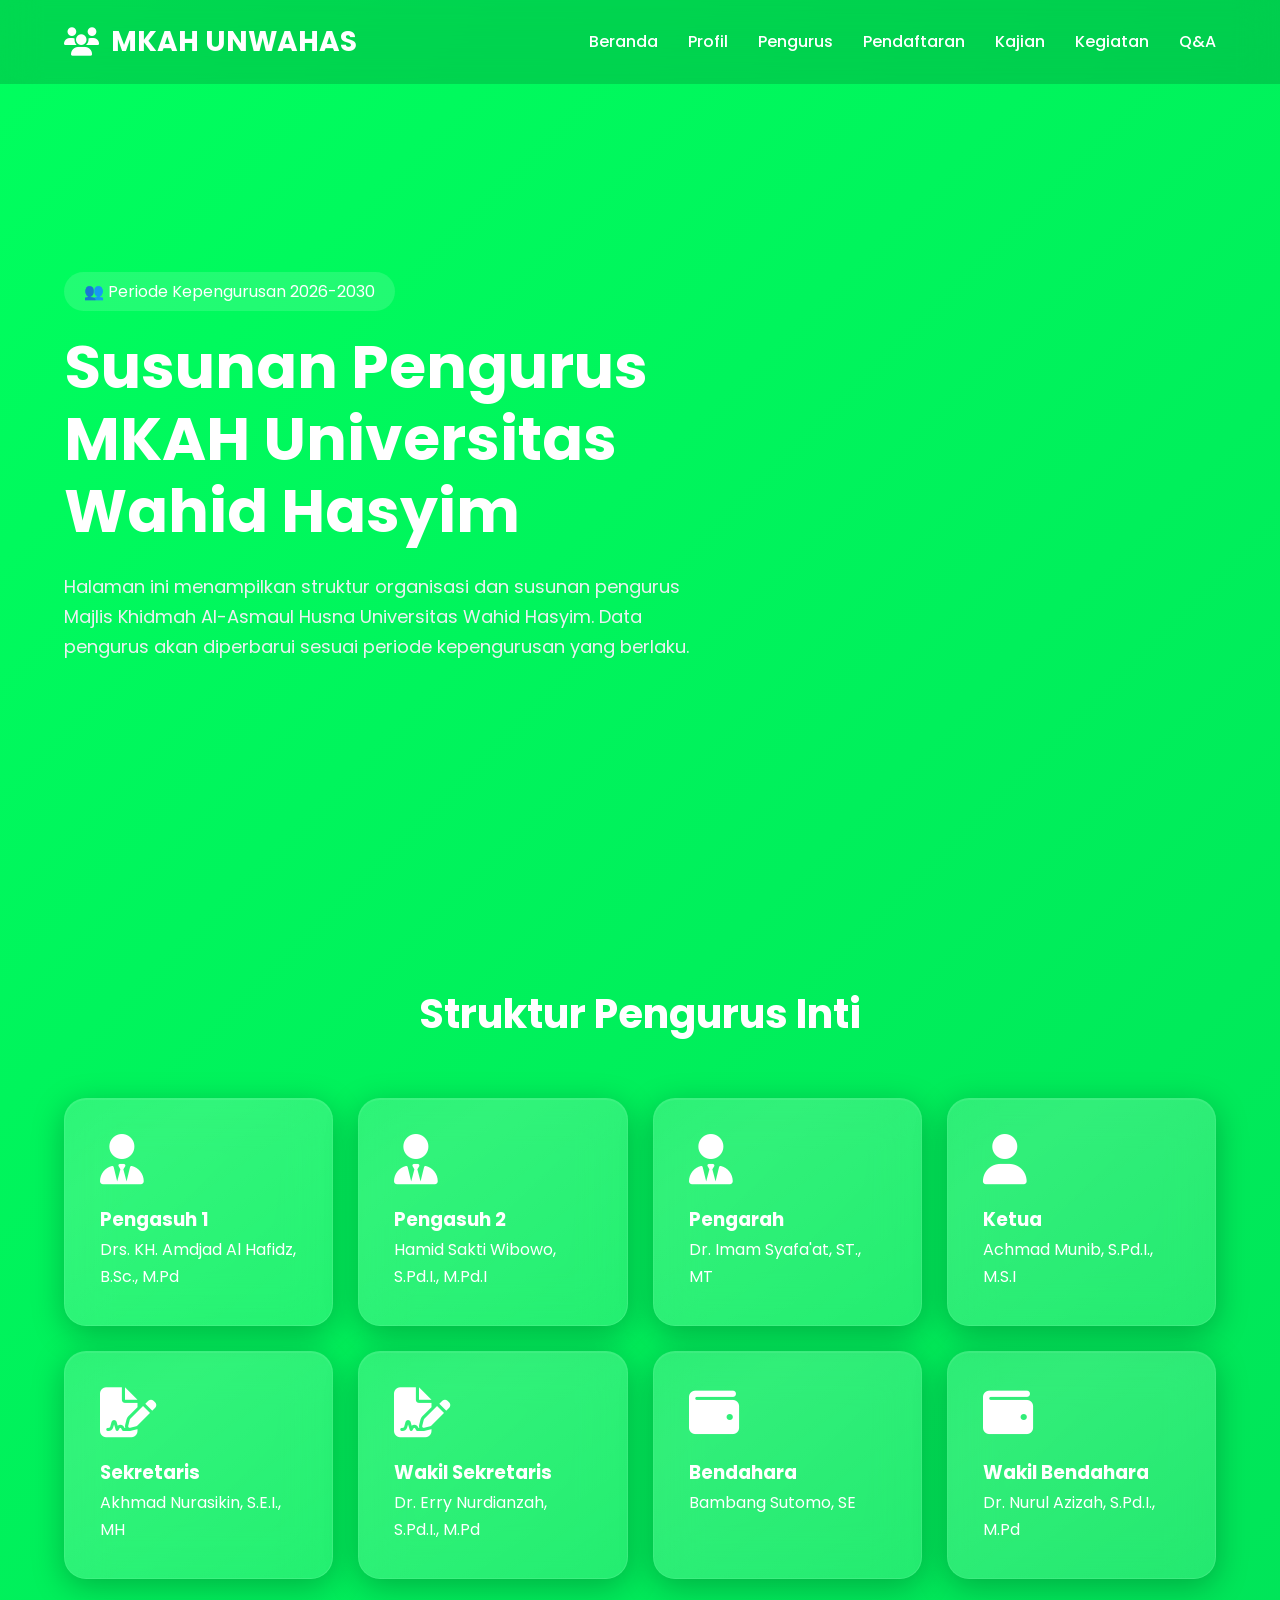
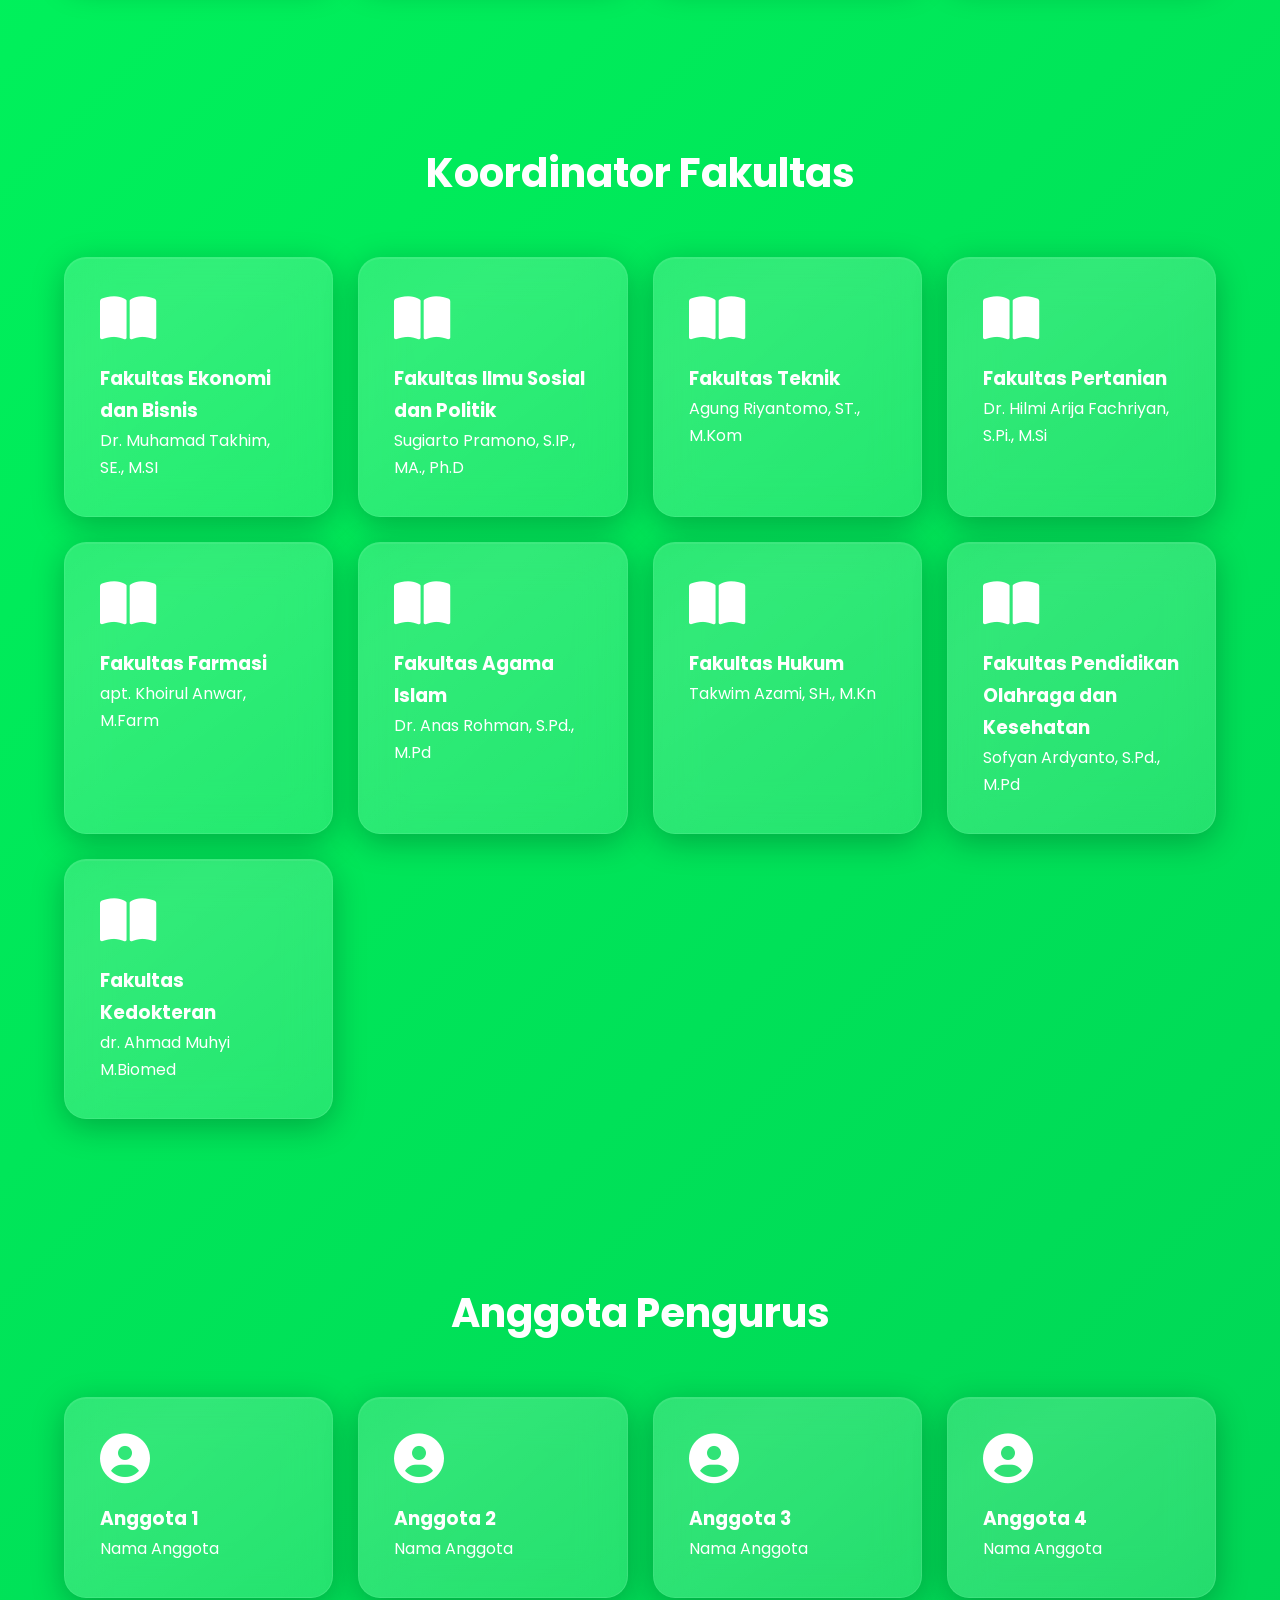
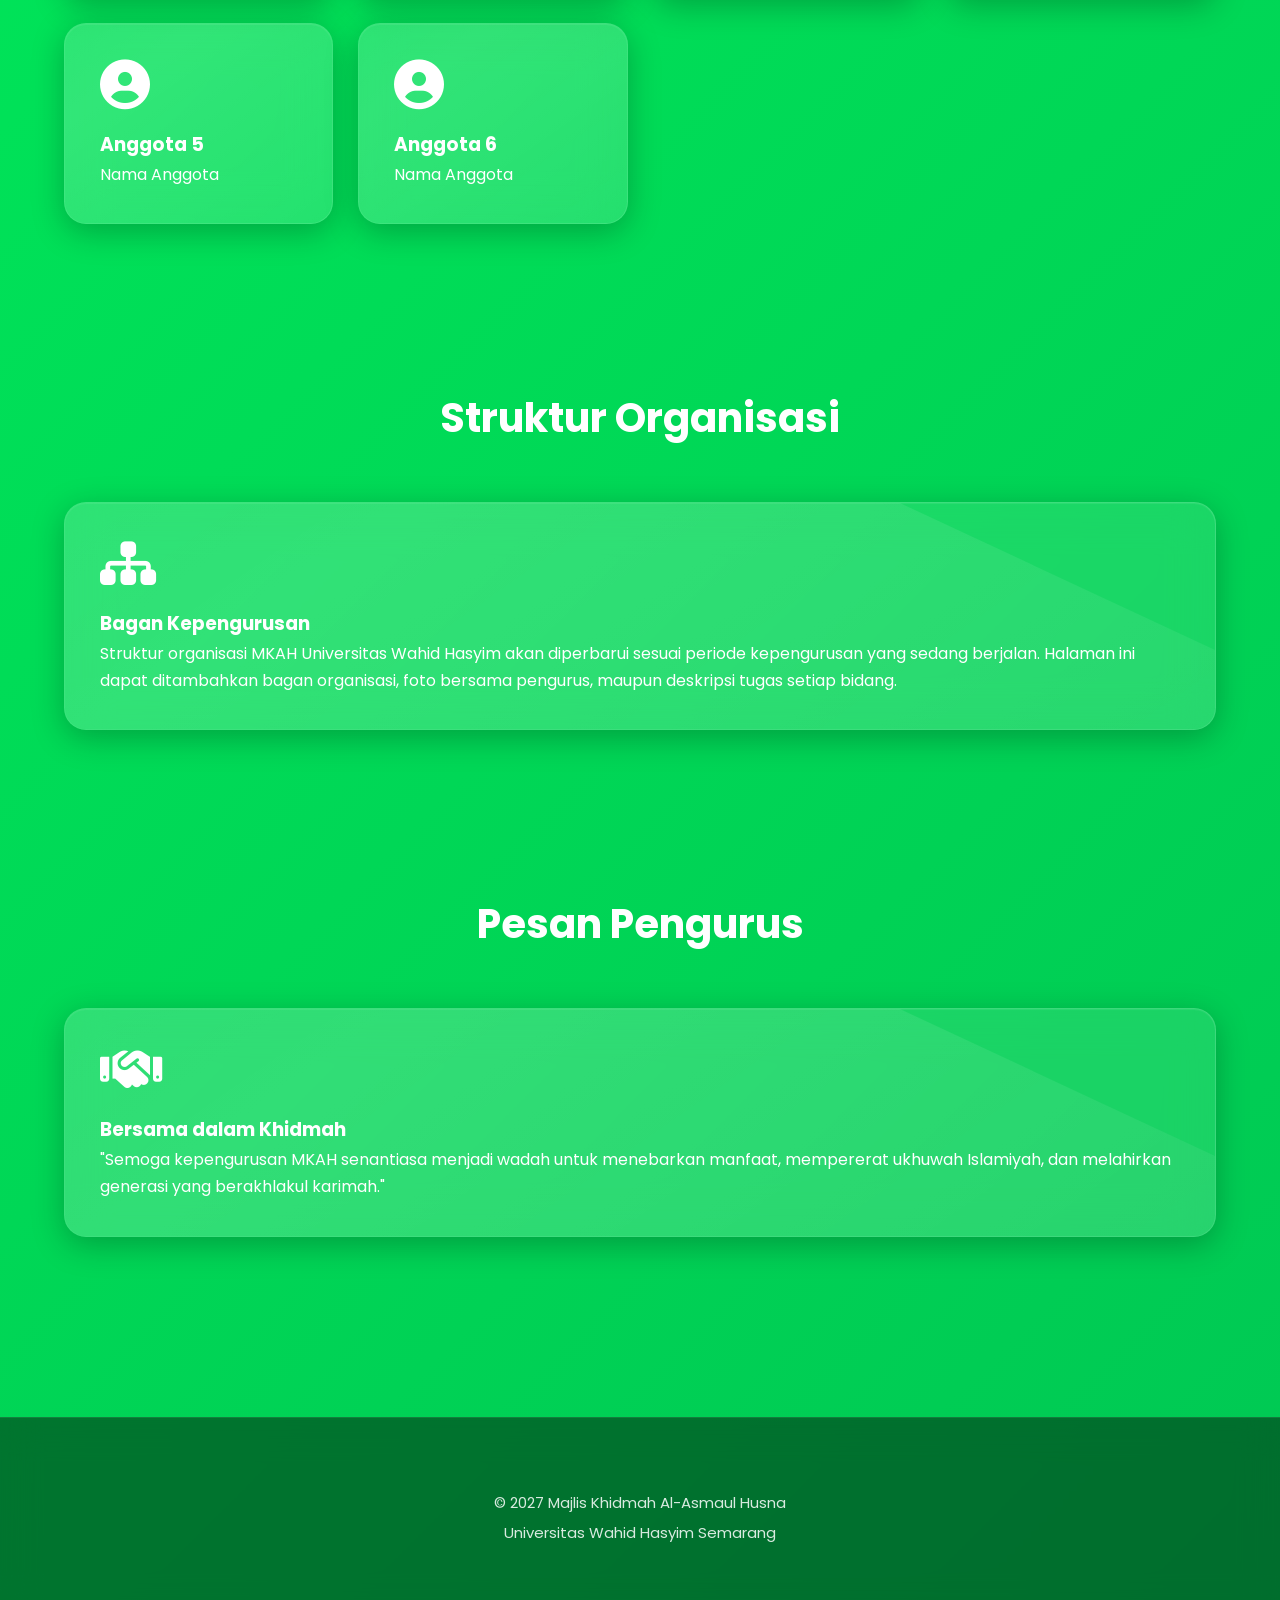
<file: frontend/Pengurus.html>
<!DOCTYPE html>
<html lang="id">
<head>
    <meta charset="UTF-8">
    <meta name="viewport" content="width=device-width, initial-scale=1.0">
    <title>Susunan Pengurus MKAH | Universitas Wahid Hasyim</title>

    <link rel="preconnect" href="https://fonts.googleapis.com">
    <link href="https://fonts.googleapis.com/css2?family=Poppins:wght@300;400;500;600;700&display=swap" rel="stylesheet">

    <link rel="stylesheet"
    href="https://cdnjs.cloudflare.com/ajax/libs/font-awesome/6.6.0/css/all.min.css">

    <link rel="stylesheet" href="style.css">
</head>

<body>

<header>

    <div class="logo">
        <i class="fas fa-users"></i>
        MKAH UNWAHAS
    </div>

    <nav>
        <a href="index.html">Beranda</a>
        <a href="profil.html">Profil</a>
        <a href="pengurus.html">Pengurus</a>
        <a href="pendaftaran.html">Pendaftaran</a>
        <a href="kajian.html">Kajian</a>
        <a href="kegiatan.html">Kegiatan</a>
        <a href="qna.html">Q&A</a>
    </nav>

</header>

<section class="hero">

    <div class="text">

        <span>👥 Periode Kepengurusan 2026-2030</span>

        <h1>Susunan Pengurus MKAH Universitas Wahid Hasyim</h1>

        <p>
            Halaman ini menampilkan struktur organisasi dan susunan pengurus
            Majlis Khidmah Al-Asmaul Husna Universitas Wahid Hasyim.
            Data pengurus akan diperbarui sesuai periode kepengurusan yang berlaku.
        </p>

    </div>

</section>

<section class="fitur">

    <h2>Struktur Pengurus Inti</h2>

    <div class="grid">

        <div class="item">
            <i class="fas fa-user-tie"></i>
            <h3>Pengasuh 1</h3>
            <p>Drs. KH. Amdjad Al Hafidz, B.Sc., M.Pd</p>
        </div>

        <div class="item">
            <i class="fas fa-user-tie"></i>
            <h3>Pengasuh 2</h3>
            <p>Hamid Sakti Wibowo, S.Pd.I., M.Pd.I</p>
        </div>

        <div class="item">
            <i class="fas fa-user-tie"></i>
            <h3>Pengarah</h3>
            <p>Dr. Imam Syafa'at, ST., MT</p>
        </div>

        <div class="item">
            <i class="fas fa-user"></i>
            <h3>Ketua</h3>
            <p>Achmad Munib, S.Pd.I., M.S.I</p>
        </div>

        <div class="item">
            <i class="fas fa-file-signature"></i>
            <h3>Sekretaris</h3>
            <p>Akhmad Nurasikin, S.E.I., MH</p>
        </div>

        <div class="item">
            <i class="fas fa-file-signature"></i>
            <h3>Wakil Sekretaris</h3>
            <p>Dr. Erry Nurdianzah, S.Pd.I., M.Pd</p>
        </div>

        <div class="item">
            <i class="fas fa-wallet"></i>
            <h3>Bendahara</h3>
            <p>Bambang Sutomo, SE</p>
        </div>

        <div class="item">
            <i class="fas fa-wallet"></i>
            <h3>Wakil Bendahara</h3>
            <p>Dr. Nurul Azizah, S.Pd.I., M.Pd</p>
        </div>


    </div>

</section>

<section class="fitur">

    <h2>Koordinator Fakultas</h2>

    <div class="grid">

        <div class="item">
            <i class="fas fa-book-open"></i>
            <h3>Fakultas Ekonomi dan Bisnis</h3>
            <p>Dr. Muhamad Takhim, SE., M.SI</p>
        </div>

        <div class="item">
            <i class="fas fa-book-open"></i>
            <h3>Fakultas Ilmu Sosial dan Politik</h3>
            <p>Sugiarto Pramono, S.IP., MA., Ph.D</p>
        </div>

        <div class="item">
            <i class="fas fa-book-open"></i>
            <h3>Fakultas Teknik</h3>
            <p>Agung Riyantomo, ST., M.Kom</p>
        </div>

        <div class="item">
            <i class="fas fa-book-open"></i>
            <h3>Fakultas Pertanian</h3>
            <p>Dr. Hilmi Arija Fachriyan, S.Pi., M.Si</p>
        </div>

         <div class="item">
            <i class="fas fa-book-open"></i>
            <h3>Fakultas Farmasi</h3>
            <p>apt. Khoirul Anwar, M.Farm</p>
        </div>

        <div class="item">
            <i class="fas fa-book-open"></i>
            <h3>Fakultas Agama Islam</h3>
            <p>Dr. Anas Rohman, S.Pd., M.Pd</p>
        </div>

        <div class="item">
            <i class="fas fa-book-open"></i>
            <h3>Fakultas Hukum</h3>
            <p>Takwim Azami, SH., M.Kn</p>
        </div>

        <div class="item">
            <i class="fas fa-book-open"></i>
            <h3>Fakultas Pendidikan Olahraga dan Kesehatan</h3>
            <p>Sofyan Ardyanto, S.Pd., M.Pd</p>
        </div>

        <div class="item">
            <i class="fas fa-book-open"></i>
            <h3>Fakultas Kedokteran</h3>
            <p>dr. Ahmad Muhyi M.Biomed</p>
        </div>

    </div>

</section>

<section class="fitur">

    <h2>Anggota Pengurus</h2>

    <div class="grid">

        <div class="item">
            <i class="fas fa-user-circle"></i>
            <h3>Anggota 1</h3>
            <p>Nama Anggota</p>
        </div>

        <div class="item">
            <i class="fas fa-user-circle"></i>
            <h3>Anggota 2</h3>
            <p>Nama Anggota</p>
        </div>

        <div class="item">
            <i class="fas fa-user-circle"></i>
            <h3>Anggota 3</h3>
            <p>Nama Anggota</p>
        </div>

        <div class="item">
            <i class="fas fa-user-circle"></i>
            <h3>Anggota 4</h3>
            <p>Nama Anggota</p>
        </div>

        <div class="item">
            <i class="fas fa-user-circle"></i>
            <h3>Anggota 5</h3>
            <p>Nama Anggota</p>
        </div>

        <div class="item">
            <i class="fas fa-user-circle"></i>
            <h3>Anggota 6</h3>
            <p>Nama Anggota</p>
        </div>

    </div>

</section>

<section class="fitur">

    <h2>Struktur Organisasi</h2>

    <div class="item">

        <i class="fas fa-sitemap"></i>

        <h3>Bagan Kepengurusan</h3>

        <p>

            Struktur organisasi MKAH Universitas Wahid Hasyim
            akan diperbarui sesuai periode kepengurusan yang sedang
            berjalan. Halaman ini dapat ditambahkan bagan organisasi,
            foto bersama pengurus, maupun deskripsi tugas setiap bidang.

        </p>

    </div>

</section>

<section class="fitur">

    <h2>Pesan Pengurus</h2>

    <div class="item">

        <i class="fas fa-handshake"></i>

        <h3>Bersama dalam Khidmah</h3>

        <p>

            "Semoga kepengurusan MKAH senantiasa menjadi wadah
            untuk menebarkan manfaat, mempererat ukhuwah Islamiyah,
            dan melahirkan generasi yang berakhlakul karimah."

        </p>

    </div>

</section>

<footer>

    <p>
        © 2027 Majlis Khidmah Al-Asmaul Husna
        <br>
        Universitas Wahid Hasyim Semarang
    </p>

</footer>

<script src="script.js"></script>

</body>
</html>
</file>
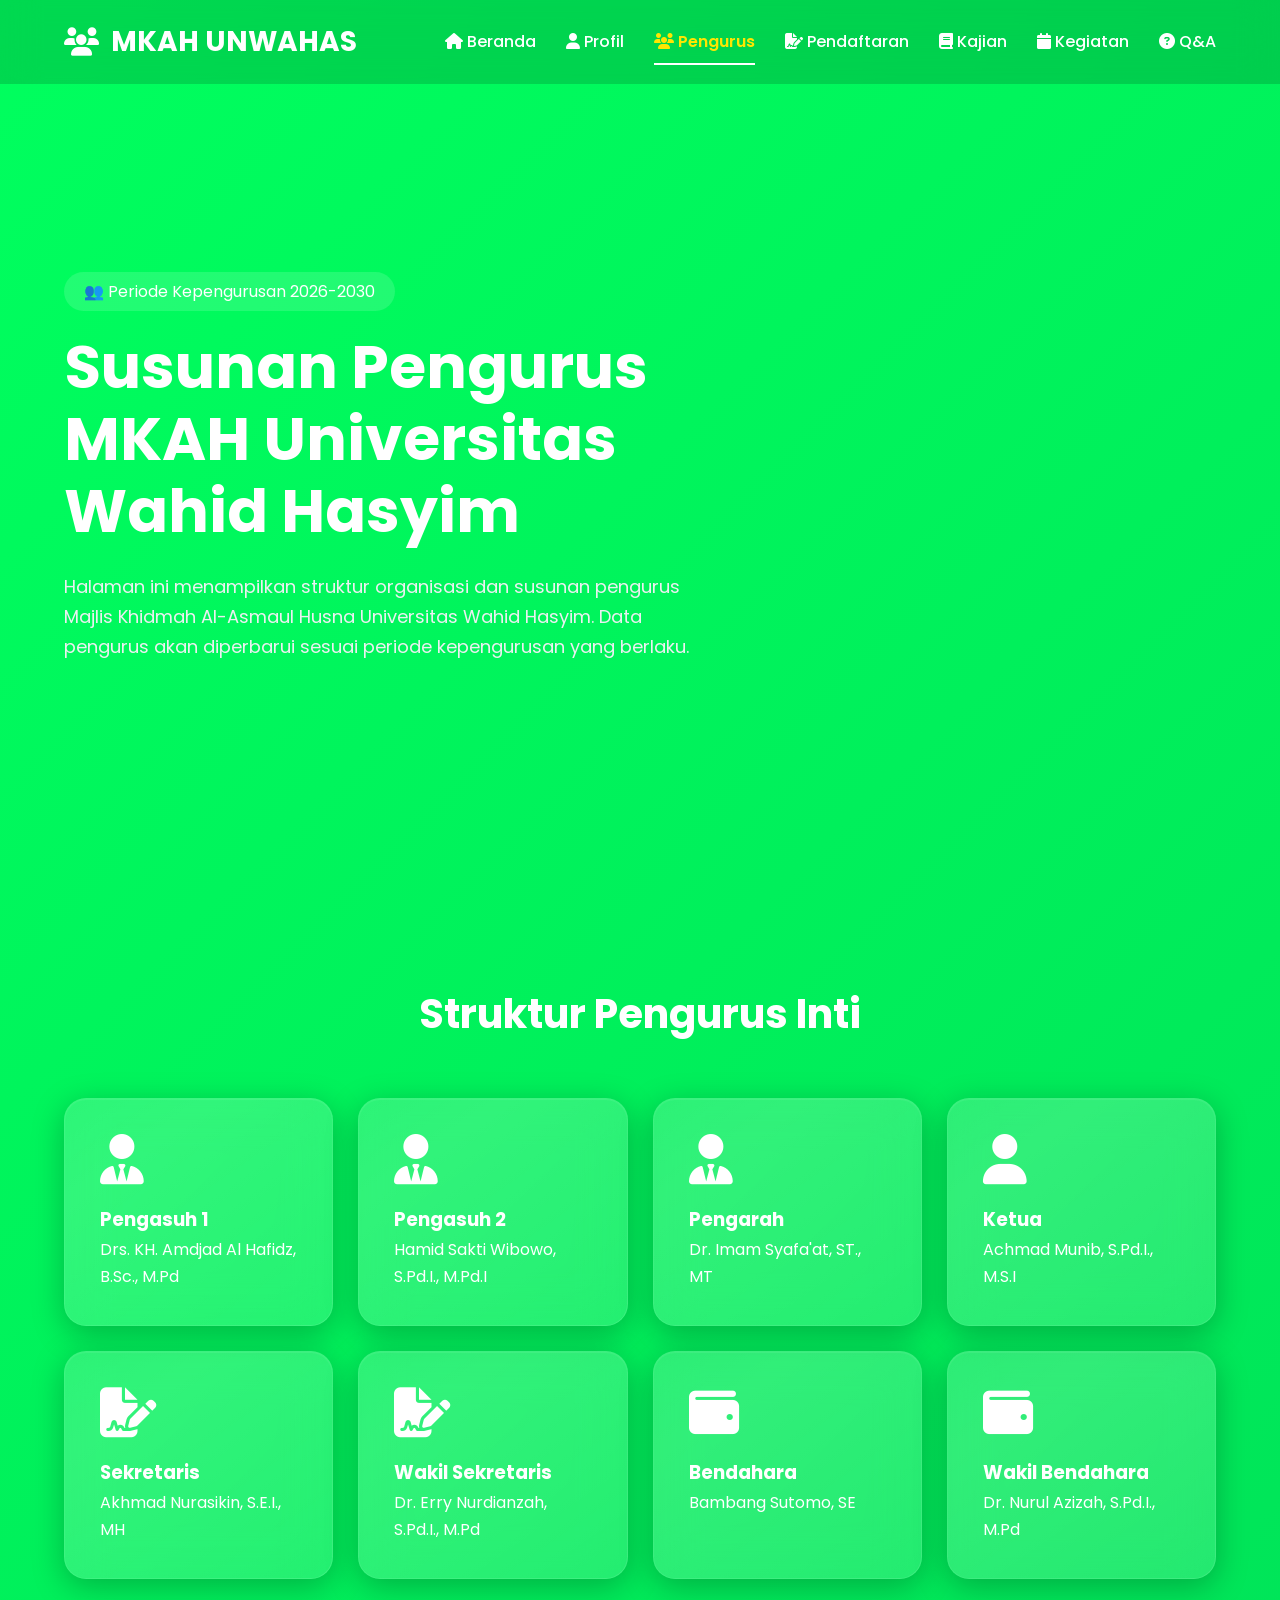
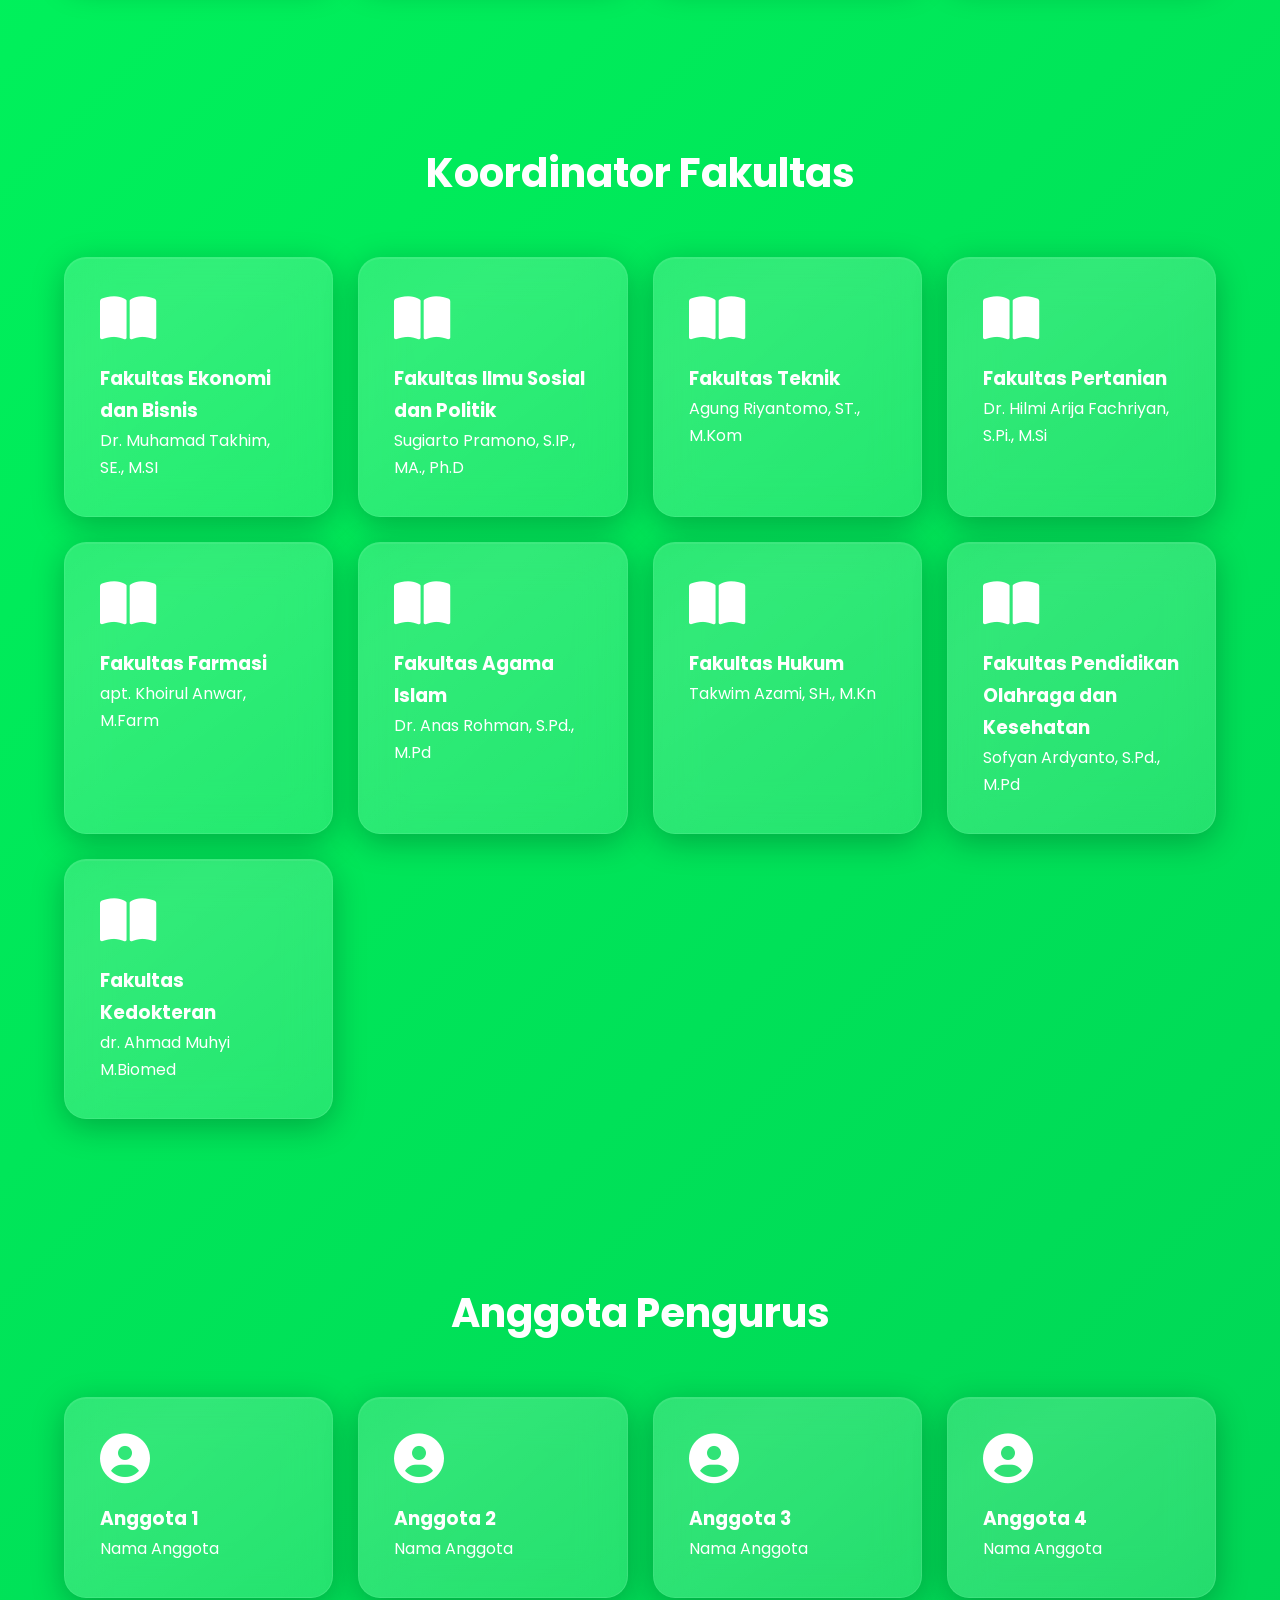
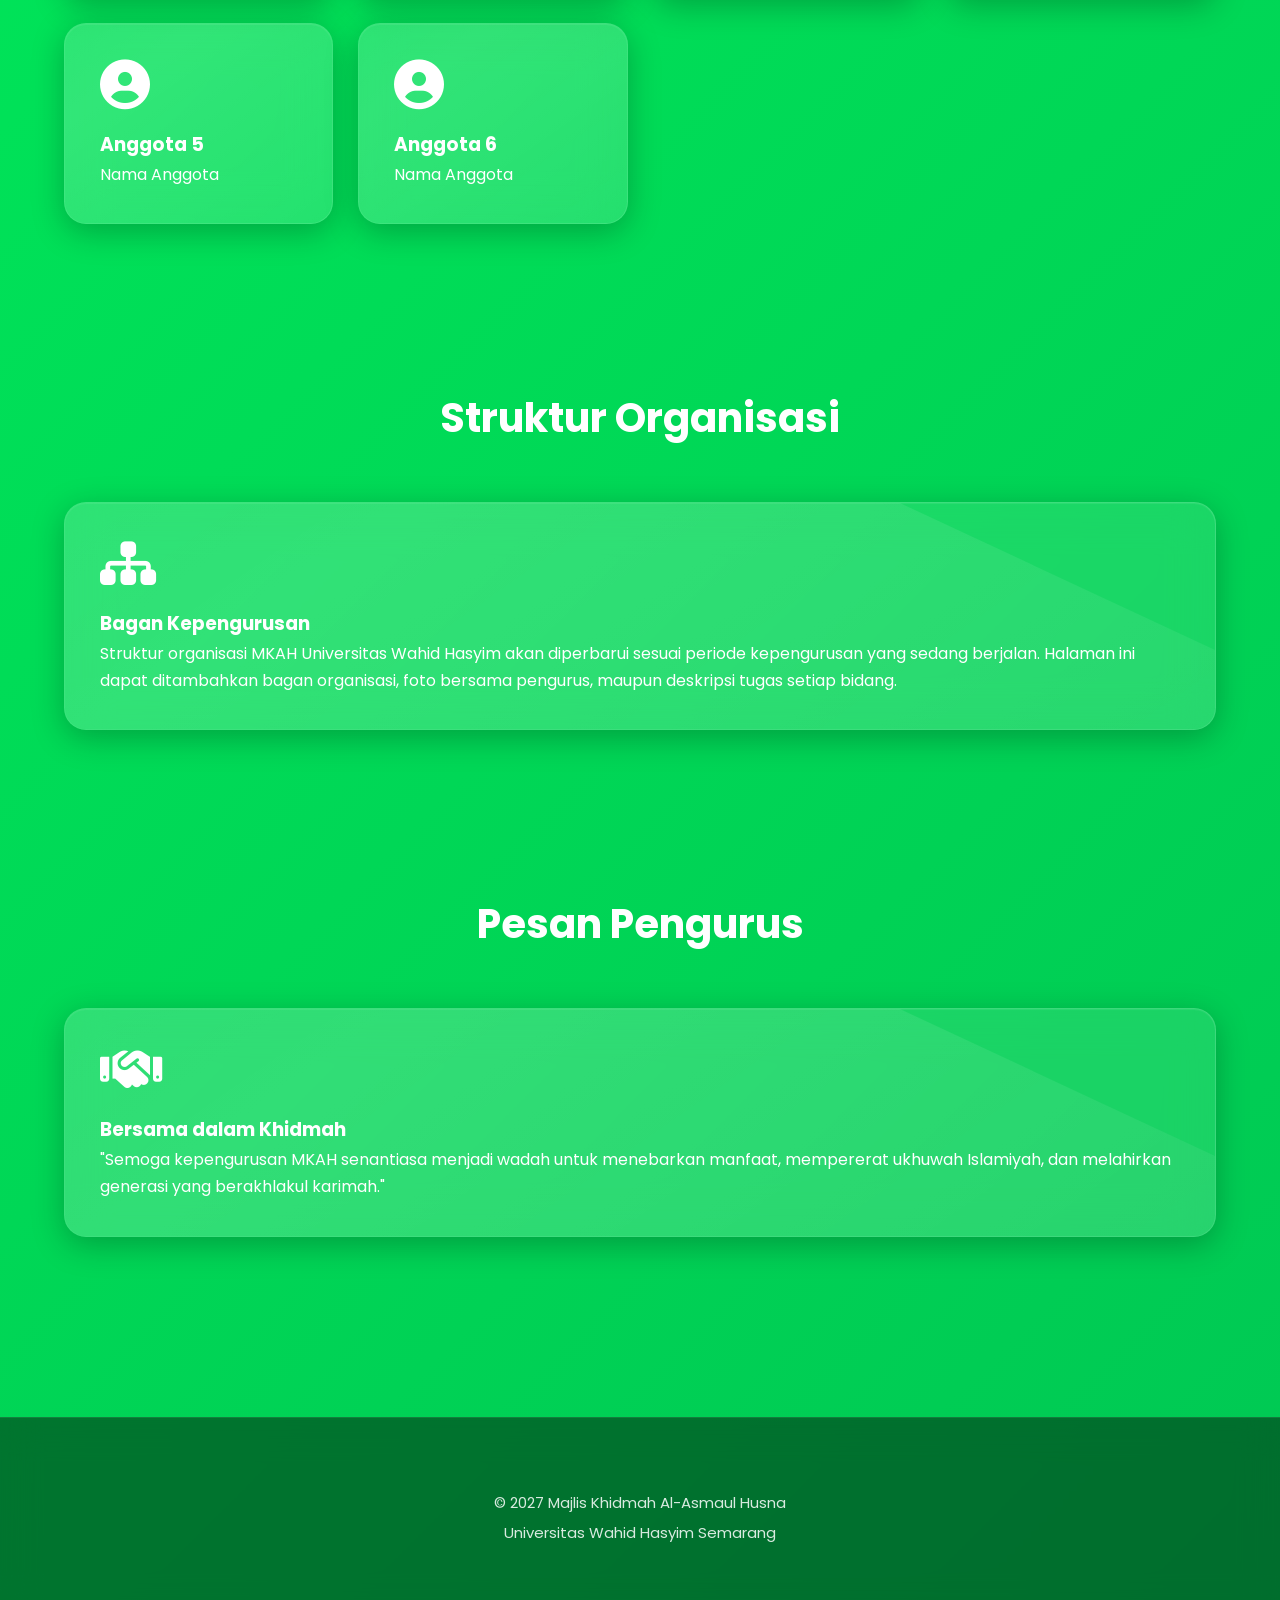
<file: frontend/pengurus.html>
<!DOCTYPE html>
<html lang="id">
<head>
    <meta charset="UTF-8">
    <meta name="viewport" content="width=device-width, initial-scale=1.0">
    <title>Susunan Pengurus MKAH | Universitas Wahid Hasyim</title>

    <link rel="preconnect" href="https://fonts.googleapis.com">
    <link href="https://fonts.googleapis.com/css2?family=Poppins:wght@300;400;500;600;700&display=swap" rel="stylesheet">

    <link rel="stylesheet"
    href="https://cdnjs.cloudflare.com/ajax/libs/font-awesome/6.6.0/css/all.min.css">

    <link rel="stylesheet" href="style.css">
</head>

<body>

<div id="loader">

<div class="spinner"></div>

<h2>MKAH UNWAHAS</h2>

</div>

<header>

    <div class="logo">
        <i class="fas fa-users"></i>
        MKAH UNWAHAS
    </div>

    <nav>

    <button class="close-menu">
        <i class="fas fa-times"></i>
    </button>

    <a href="index.html">
        <i class="fas fa-home"></i> Beranda
    </a>

    <a href="profil.html">
        <i class="fas fa-user"></i> Profil
    </a>

    <a href="pengurus.html" class="active">
        <i class="fas fa-users"></i> Pengurus
    </a>

    <a href="pendaftaran.html">
        <i class="fas fa-file-signature"></i> Pendaftaran
    </a>

    <a href="kajian.html">
        <i class="fas fa-book"></i> Kajian
    </a>

    <a href="kegiatan.html">
        <i class="fas fa-calendar"></i> Kegiatan
    </a>

    <a href="qna.html">
        <i class="fas fa-question-circle"></i> Q&A
    </a>

    </nav>

    <div class="menu-toggle">

    <i class="fas fa-bars"></i>

    </div>

</header>

<div class="overlay"></div>

<section class="hero">

    <div class="text">

        <span>👥 Periode Kepengurusan 2026-2030</span>

        <h1>Susunan Pengurus MKAH Universitas Wahid Hasyim</h1>

        <p>
            Halaman ini menampilkan struktur organisasi dan susunan pengurus
            Majlis Khidmah Al-Asmaul Husna Universitas Wahid Hasyim.
            Data pengurus akan diperbarui sesuai periode kepengurusan yang berlaku.
        </p>

    </div>

</section>

<section class="fitur">

    <h2>Struktur Pengurus Inti</h2>

    <div class="grid">

        <div class="item">
            <i class="fas fa-user-tie"></i>
            <h3>Pengasuh 1</h3>
            <p>Drs. KH. Amdjad Al Hafidz, B.Sc., M.Pd</p>
        </div>

        <div class="item">
            <i class="fas fa-user-tie"></i>
            <h3>Pengasuh 2</h3>
            <p>Hamid Sakti Wibowo, S.Pd.I., M.Pd.I</p>
        </div>

        <div class="item">
            <i class="fas fa-user-tie"></i>
            <h3>Pengarah</h3>
            <p>Dr. Imam Syafa'at, ST., MT</p>
        </div>

        <div class="item">
            <i class="fas fa-user"></i>
            <h3>Ketua</h3>
            <p>Achmad Munib, S.Pd.I., M.S.I</p>
        </div>

        <div class="item">
            <i class="fas fa-file-signature"></i>
            <h3>Sekretaris</h3>
            <p>Akhmad Nurasikin, S.E.I., MH</p>
        </div>

        <div class="item">
            <i class="fas fa-file-signature"></i>
            <h3>Wakil Sekretaris</h3>
            <p>Dr. Erry Nurdianzah, S.Pd.I., M.Pd</p>
        </div>

        <div class="item">
            <i class="fas fa-wallet"></i>
            <h3>Bendahara</h3>
            <p>Bambang Sutomo, SE</p>
        </div>

        <div class="item">
            <i class="fas fa-wallet"></i>
            <h3>Wakil Bendahara</h3>
            <p>Dr. Nurul Azizah, S.Pd.I., M.Pd</p>
        </div>


    </div>

</section>

<section class="fitur">

    <h2>Koordinator Fakultas</h2>

    <div class="grid">

        <div class="item">
            <i class="fas fa-book-open"></i>
            <h3>Fakultas Ekonomi dan Bisnis</h3>
            <p>Dr. Muhamad Takhim, SE., M.SI</p>
        </div>

        <div class="item">
            <i class="fas fa-book-open"></i>
            <h3>Fakultas Ilmu Sosial dan Politik</h3>
            <p>Sugiarto Pramono, S.IP., MA., Ph.D</p>
        </div>

        <div class="item">
            <i class="fas fa-book-open"></i>
            <h3>Fakultas Teknik</h3>
            <p>Agung Riyantomo, ST., M.Kom</p>
        </div>

        <div class="item">
            <i class="fas fa-book-open"></i>
            <h3>Fakultas Pertanian</h3>
            <p>Dr. Hilmi Arija Fachriyan, S.Pi., M.Si</p>
        </div>

         <div class="item">
            <i class="fas fa-book-open"></i>
            <h3>Fakultas Farmasi</h3>
            <p>apt. Khoirul Anwar, M.Farm</p>
        </div>

        <div class="item">
            <i class="fas fa-book-open"></i>
            <h3>Fakultas Agama Islam</h3>
            <p>Dr. Anas Rohman, S.Pd., M.Pd</p>
        </div>

        <div class="item">
            <i class="fas fa-book-open"></i>
            <h3>Fakultas Hukum</h3>
            <p>Takwim Azami, SH., M.Kn</p>
        </div>

        <div class="item">
            <i class="fas fa-book-open"></i>
            <h3>Fakultas Pendidikan Olahraga dan Kesehatan</h3>
            <p>Sofyan Ardyanto, S.Pd., M.Pd</p>
        </div>

        <div class="item">
            <i class="fas fa-book-open"></i>
            <h3>Fakultas Kedokteran</h3>
            <p>dr. Ahmad Muhyi M.Biomed</p>
        </div>

    </div>

</section>

<section class="fitur">

    <h2>Anggota Pengurus</h2>

    <div class="grid">

        <div class="item">
            <i class="fas fa-user-circle"></i>
            <h3>Anggota 1</h3>
            <p>Nama Anggota</p>
        </div>

        <div class="item">
            <i class="fas fa-user-circle"></i>
            <h3>Anggota 2</h3>
            <p>Nama Anggota</p>
        </div>

        <div class="item">
            <i class="fas fa-user-circle"></i>
            <h3>Anggota 3</h3>
            <p>Nama Anggota</p>
        </div>

        <div class="item">
            <i class="fas fa-user-circle"></i>
            <h3>Anggota 4</h3>
            <p>Nama Anggota</p>
        </div>

        <div class="item">
            <i class="fas fa-user-circle"></i>
            <h3>Anggota 5</h3>
            <p>Nama Anggota</p>
        </div>

        <div class="item">
            <i class="fas fa-user-circle"></i>
            <h3>Anggota 6</h3>
            <p>Nama Anggota</p>
        </div>

    </div>

</section>

<section class="fitur">

    <h2>Struktur Organisasi</h2>

    <div class="item">

        <i class="fas fa-sitemap"></i>

        <h3>Bagan Kepengurusan</h3>

        <p>

            Struktur organisasi MKAH Universitas Wahid Hasyim
            akan diperbarui sesuai periode kepengurusan yang sedang
            berjalan. Halaman ini dapat ditambahkan bagan organisasi,
            foto bersama pengurus, maupun deskripsi tugas setiap bidang.

        </p>

    </div>

</section>

<section class="fitur">

    <h2>Pesan Pengurus</h2>

    <div class="item">

        <i class="fas fa-handshake"></i>

        <h3>Bersama dalam Khidmah</h3>

        <p>

            "Semoga kepengurusan MKAH senantiasa menjadi wadah
            untuk menebarkan manfaat, mempererat ukhuwah Islamiyah,
            dan melahirkan generasi yang berakhlakul karimah."

        </p>

    </div>

</section>

<button id="backToTop">

<i class="fas fa-arrow-up"></i>

</button>

<footer>

    <p>
        © 2027 Majlis Khidmah Al-Asmaul Husna
        <br>
        Universitas Wahid Hasyim Semarang
    </p>

</footer>

<script src="script.js"></script>

</body>
</html>
</file>
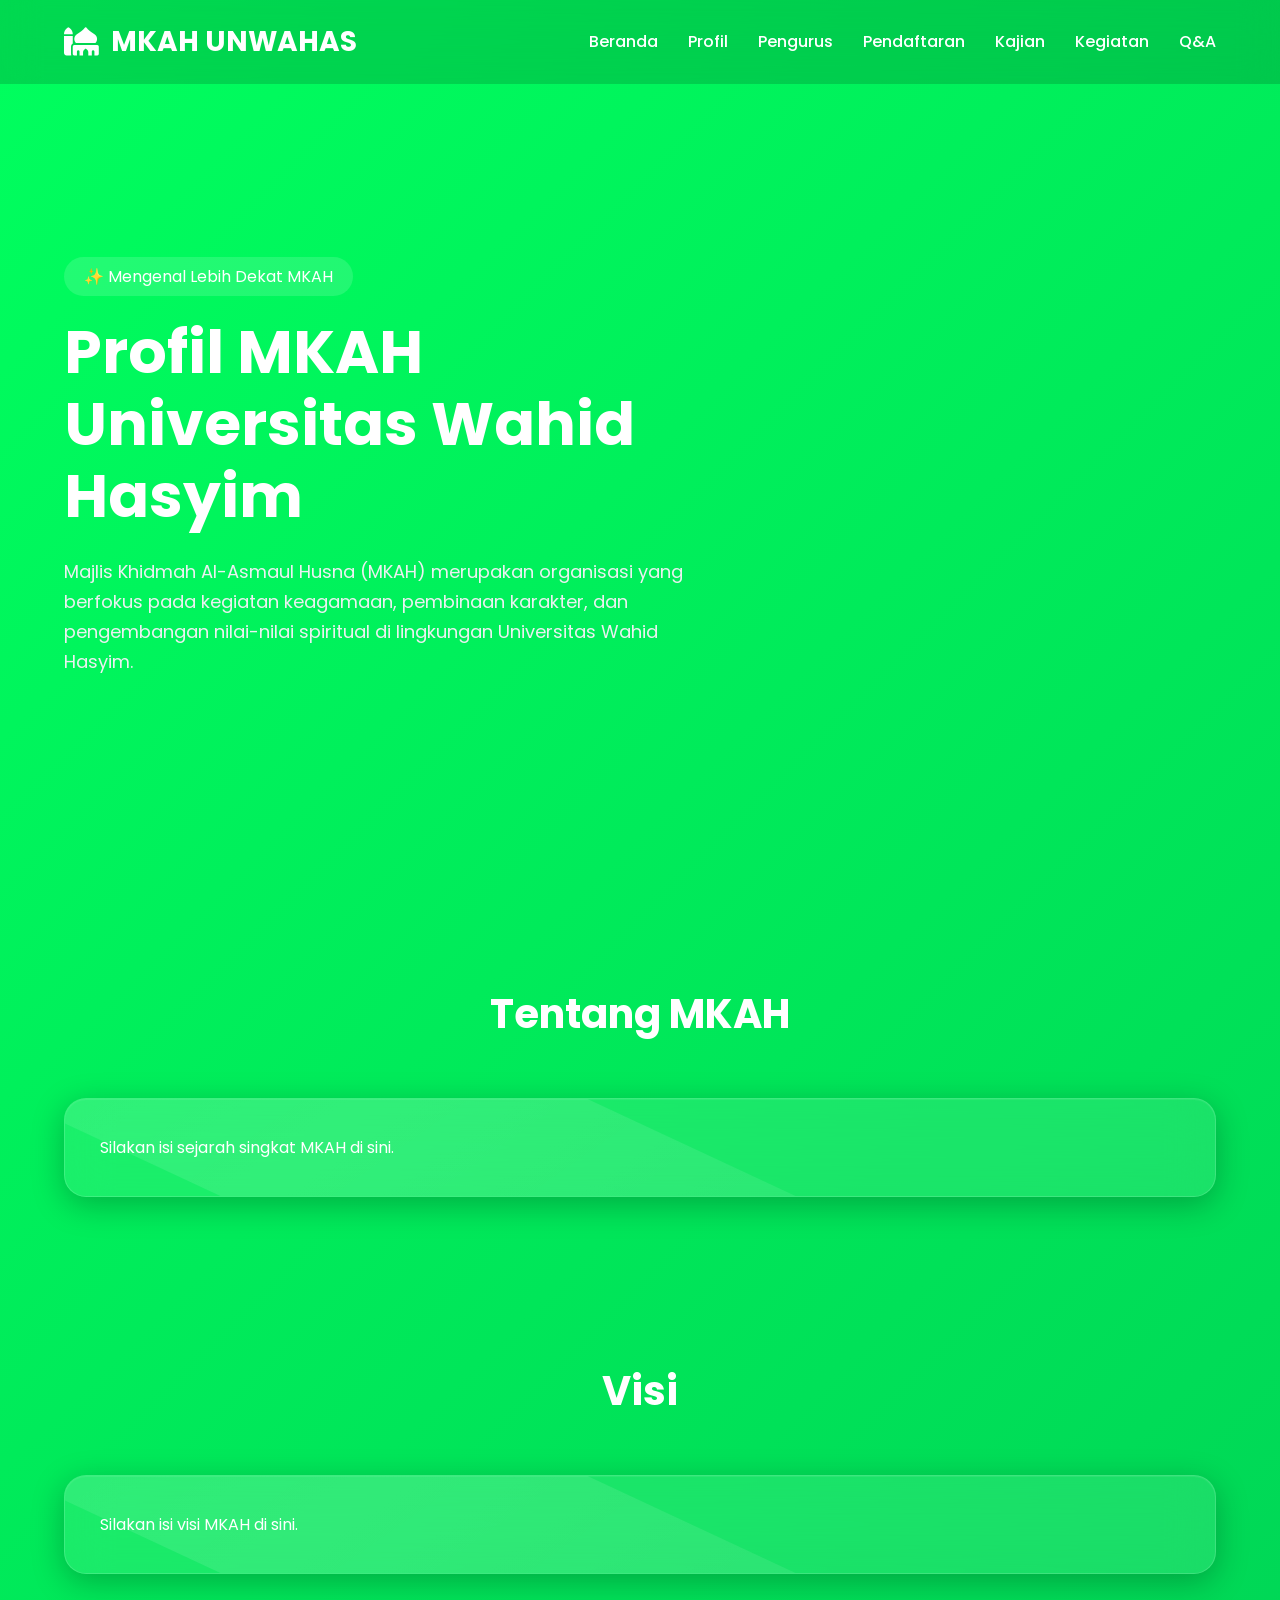
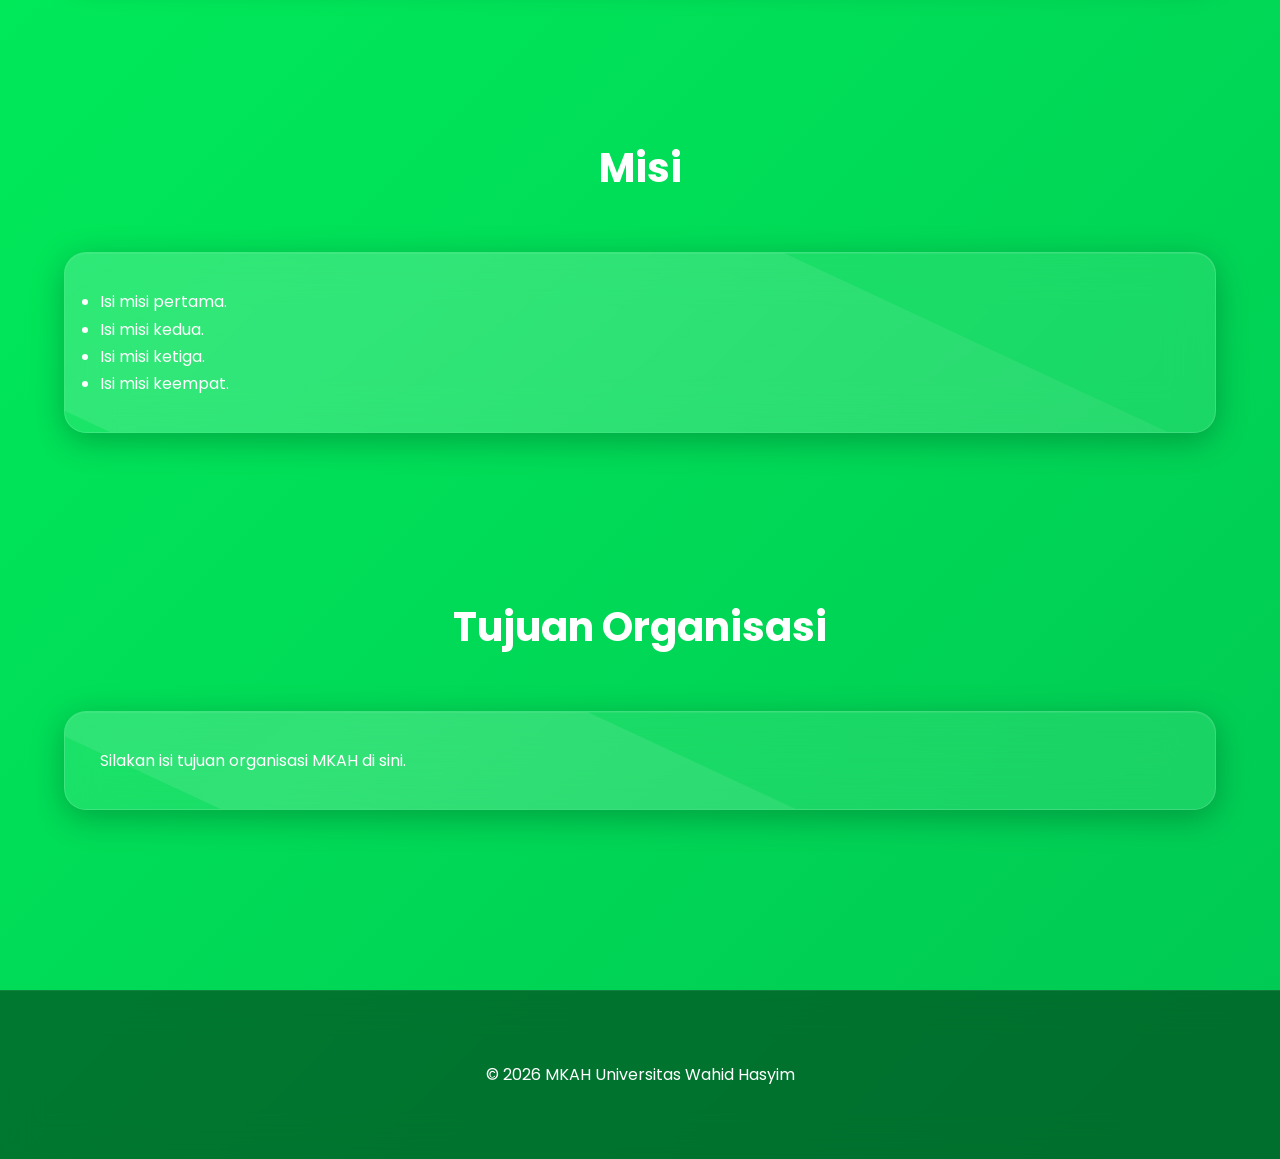
<file: frontend/Profil.html>
<!DOCTYPE html>
<html lang="id">
<head>
    <meta charset="UTF-8">
    <meta name="viewport" content="width=device-width, initial-scale=1.0">
    <title>Profil MKAH | Universitas Wahid Hasyim</title>

    <link rel="preconnect" href="https://fonts.googleapis.com">
    <link href="https://fonts.googleapis.com/css2?family=Poppins:wght@300;400;500;600;700&display=swap" rel="stylesheet">

    <link rel="stylesheet"
    href="https://cdnjs.cloudflare.com/ajax/libs/font-awesome/6.6.0/css/all.min.css">

    <link rel="stylesheet" href="style.css">
</head>

<body>

<header>

<div class="logo">
<i class="fas fa-mosque"></i>
MKAH UNWAHAS
</div>

<nav>

<a href="index.html">Beranda</a>
<a href="profil.html">Profil</a>
<a href="pengurus.html">Pengurus</a>
<a href="pendaftaran.html">Pendaftaran</a>
<a href="kajian.html">Kajian</a>
<a href="kegiatan.html">Kegiatan</a>
<a href="qna.html">Q&A</a>

</nav>

</header>

<section class="hero">

<div class="text">

<span>✨ Mengenal Lebih Dekat MKAH</span>

<h1>Profil MKAH Universitas Wahid Hasyim</h1>

<p>
Majlis Khidmah Al-Asmaul Husna (MKAH) merupakan organisasi yang
berfokus pada kegiatan keagamaan, pembinaan karakter, dan pengembangan
nilai-nilai spiritual di lingkungan Universitas Wahid Hasyim.
</p>

</div>

</section>

<section class="fitur">

<h2>Tentang MKAH</h2>

<div class="item">

<p>

Silakan isi sejarah singkat MKAH di sini.

</p>

</div>

</section>

<section class="fitur">

<h2>Visi</h2>

<div class="item">

<p>

Silakan isi visi MKAH di sini.

</p>

</div>

</section>

<section class="fitur">

<h2>Misi</h2>

<div class="item">

<ul>

<li>Isi misi pertama.</li>

<li>Isi misi kedua.</li>

<li>Isi misi ketiga.</li>

<li>Isi misi keempat.</li>

</ul>

</div>

</section>

<section class="fitur">

<h2>Tujuan Organisasi</h2>

<div class="item">

<p>

Silakan isi tujuan organisasi MKAH di sini.

</p>

</div>

</section>

<footer>

© 2026 MKAH Universitas Wahid Hasyim

</footer>

<script src="script.js"></script>

</body>
</html>
</file>
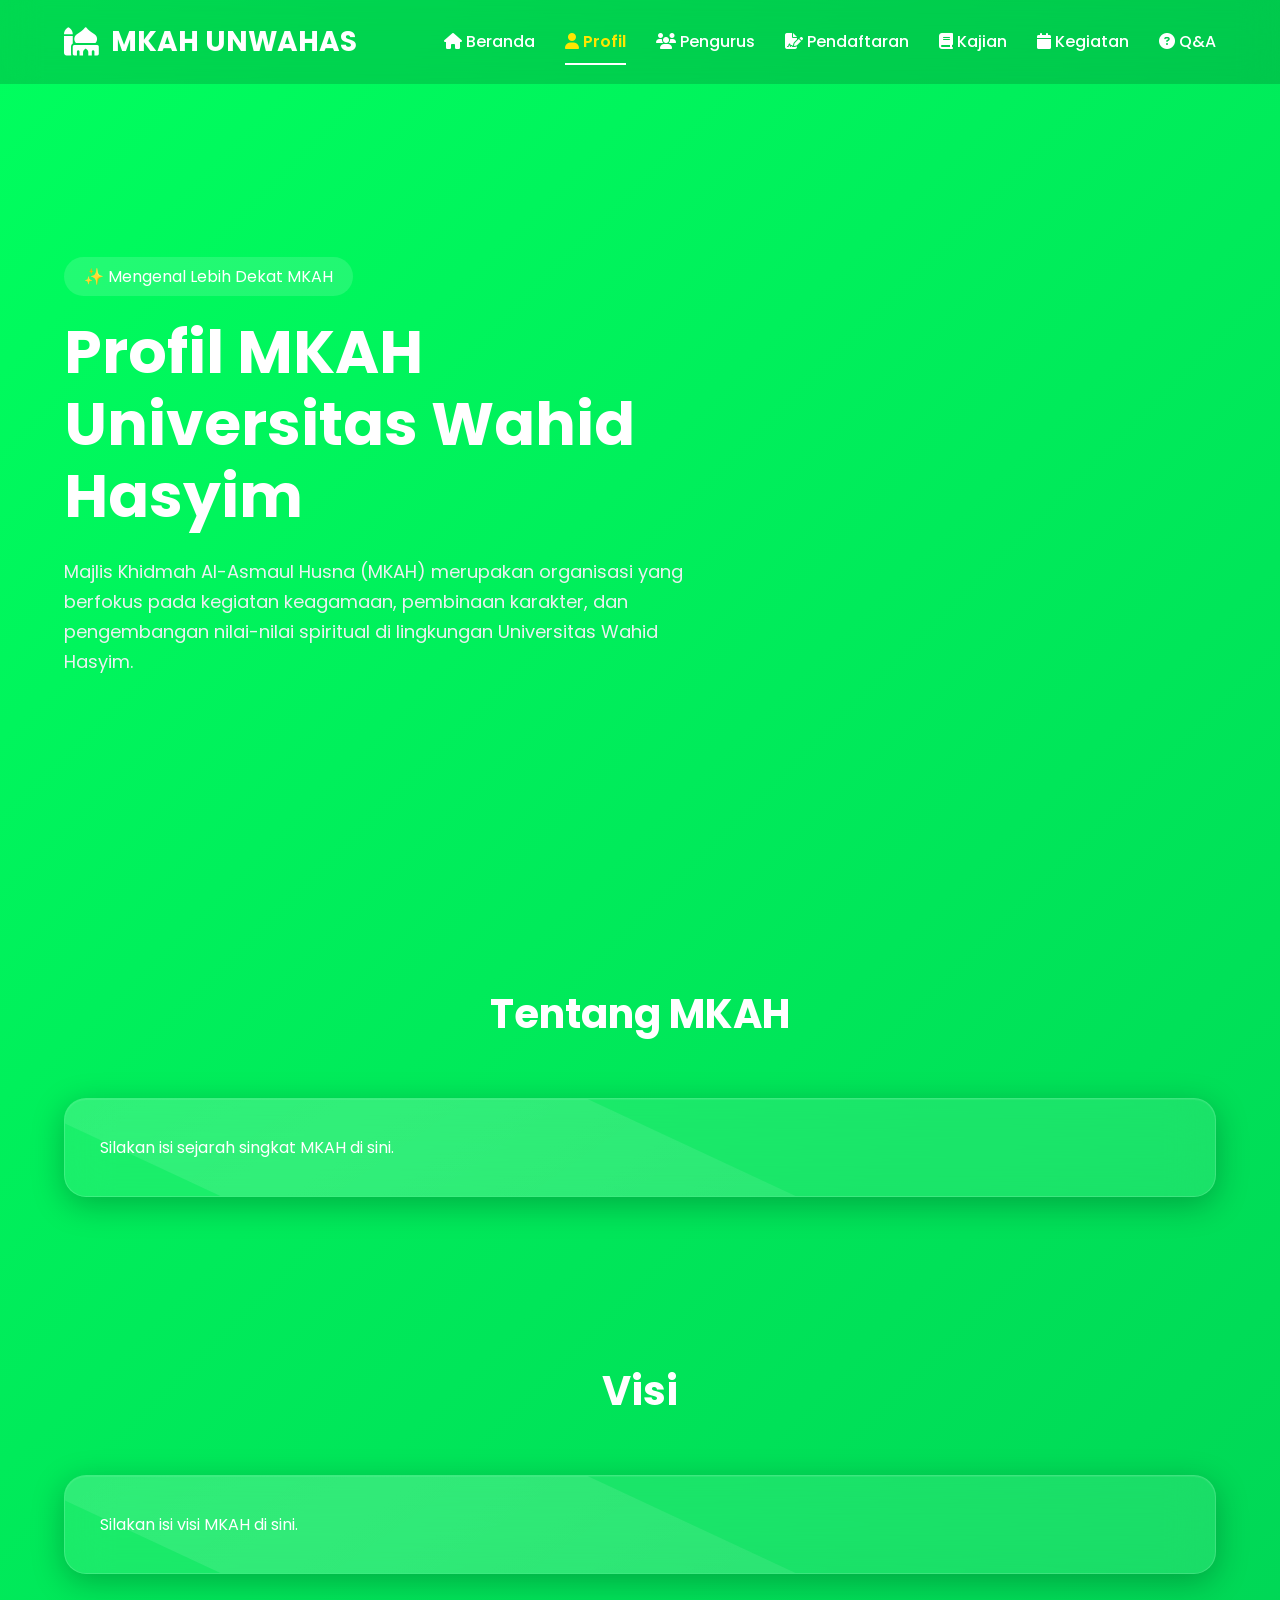
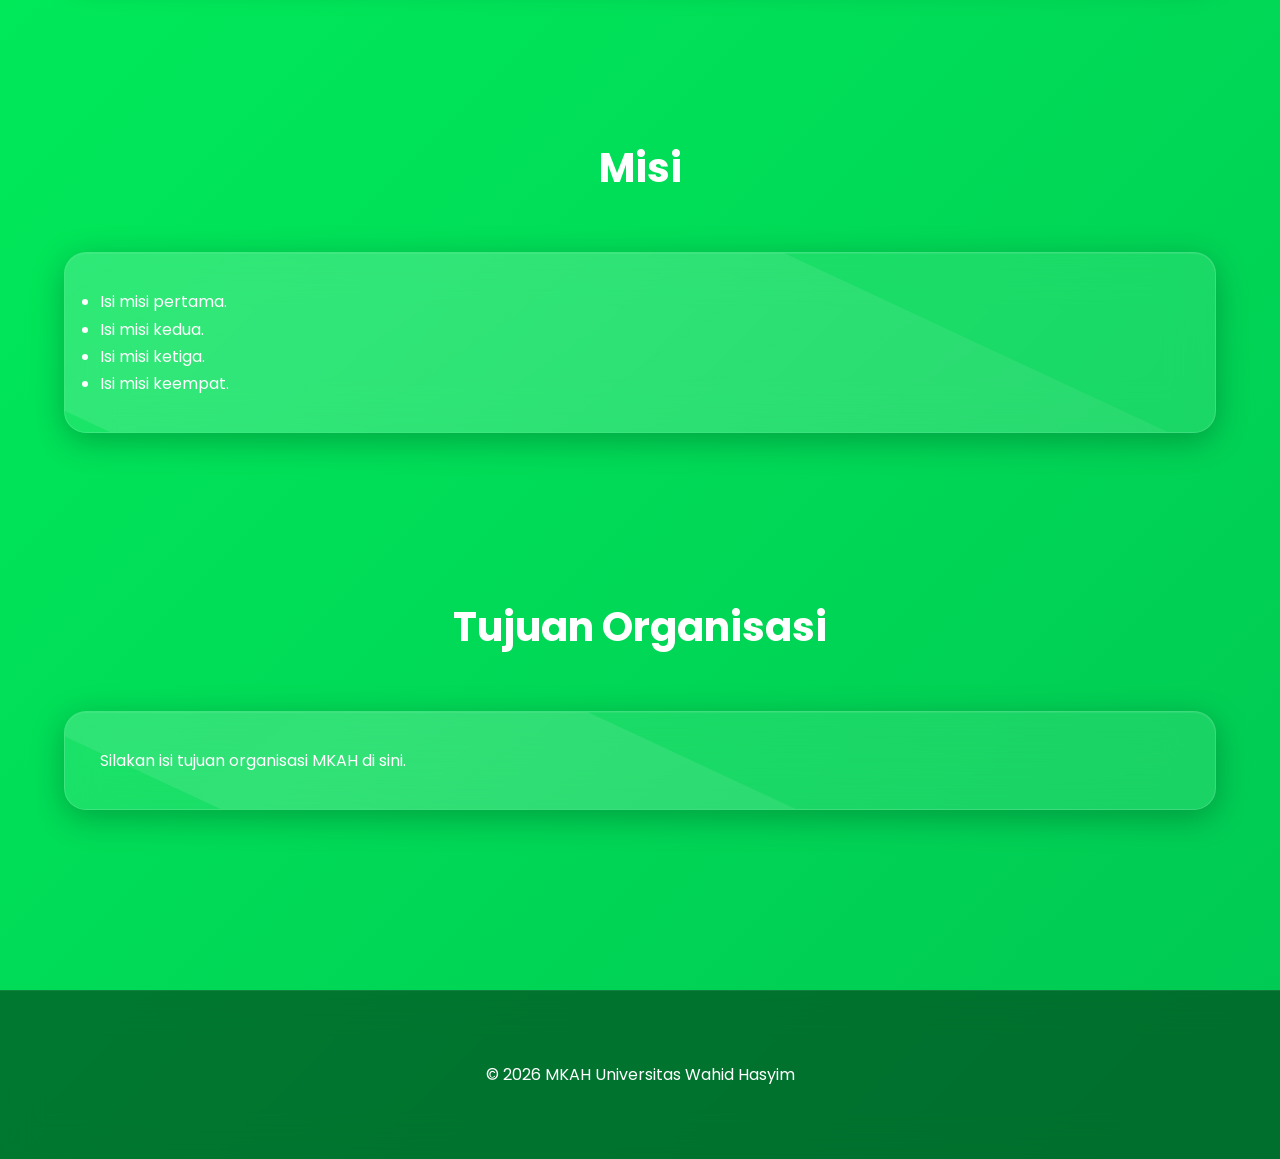
<file: frontend/profil.html>
<!DOCTYPE html>
<html lang="id">
<head>
    <meta charset="UTF-8">
    <meta name="viewport" content="width=device-width, initial-scale=1.0">
    <title>Profil MKAH | Universitas Wahid Hasyim</title>

    <link rel="preconnect" href="https://fonts.googleapis.com">
    <link href="https://fonts.googleapis.com/css2?family=Poppins:wght@300;400;500;600;700&display=swap" rel="stylesheet">

    <link rel="stylesheet"
    href="https://cdnjs.cloudflare.com/ajax/libs/font-awesome/6.6.0/css/all.min.css">

    <link rel="stylesheet" href="style.css">
</head>

<body>

<div id="loader">

<div class="spinner"></div>

<h2>MKAH UNWAHAS</h2>

</div>

<header>

<div class="logo">
<i class="fas fa-mosque"></i>
MKAH UNWAHAS
</div>

<nav>

    <button class="close-menu">
        <i class="fas fa-times"></i>
    </button>

    <a href="index.html">
        <i class="fas fa-home"></i> Beranda
    </a>

    <a href="profil.html" class="active">
        <i class="fas fa-user"></i> Profil
    </a>

    <a href="pengurus.html">
        <i class="fas fa-users"></i> Pengurus
    </a>

    <a href="pendaftaran.html">
        <i class="fas fa-file-signature"></i> Pendaftaran
    </a>

    <a href="kajian.html">
        <i class="fas fa-book"></i> Kajian
    </a>

    <a href="kegiatan.html">
        <i class="fas fa-calendar"></i> Kegiatan
    </a>

    <a href="qna.html">
        <i class="fas fa-question-circle"></i> Q&A
    </a>

</nav>

<div class="menu-toggle">

<i class="fas fa-bars"></i>

</div>

</header>

<div class="overlay"></div>

<section class="hero">

<div class="text">

<span>✨ Mengenal Lebih Dekat MKAH</span>

<h1>Profil MKAH Universitas Wahid Hasyim</h1>

<p>
Majlis Khidmah Al-Asmaul Husna (MKAH) merupakan organisasi yang
berfokus pada kegiatan keagamaan, pembinaan karakter, dan pengembangan
nilai-nilai spiritual di lingkungan Universitas Wahid Hasyim.
</p>

</div>

</section>

<section class="fitur">

<h2>Tentang MKAH</h2>

<div class="item">

<p>

Silakan isi sejarah singkat MKAH di sini.

</p>

</div>

</section>

<section class="fitur">

<h2>Visi</h2>

<div class="item">

<p>

Silakan isi visi MKAH di sini.

</p>

</div>

</section>

<section class="fitur">

<h2>Misi</h2>

<div class="item">

<ul>

<li>Isi misi pertama.</li>

<li>Isi misi kedua.</li>

<li>Isi misi ketiga.</li>

<li>Isi misi keempat.</li>

</ul>

</div>

</section>

<section class="fitur">

<h2>Tujuan Organisasi</h2>

<div class="item">

<p>

Silakan isi tujuan organisasi MKAH di sini.

</p>

</div>

</section>

<button id="backToTop">

<i class="fas fa-arrow-up"></i>

</button>

<footer>

© 2026 MKAH Universitas Wahid Hasyim

</footer>

<script src="script.js"></script>

</body>
</html>
</file>
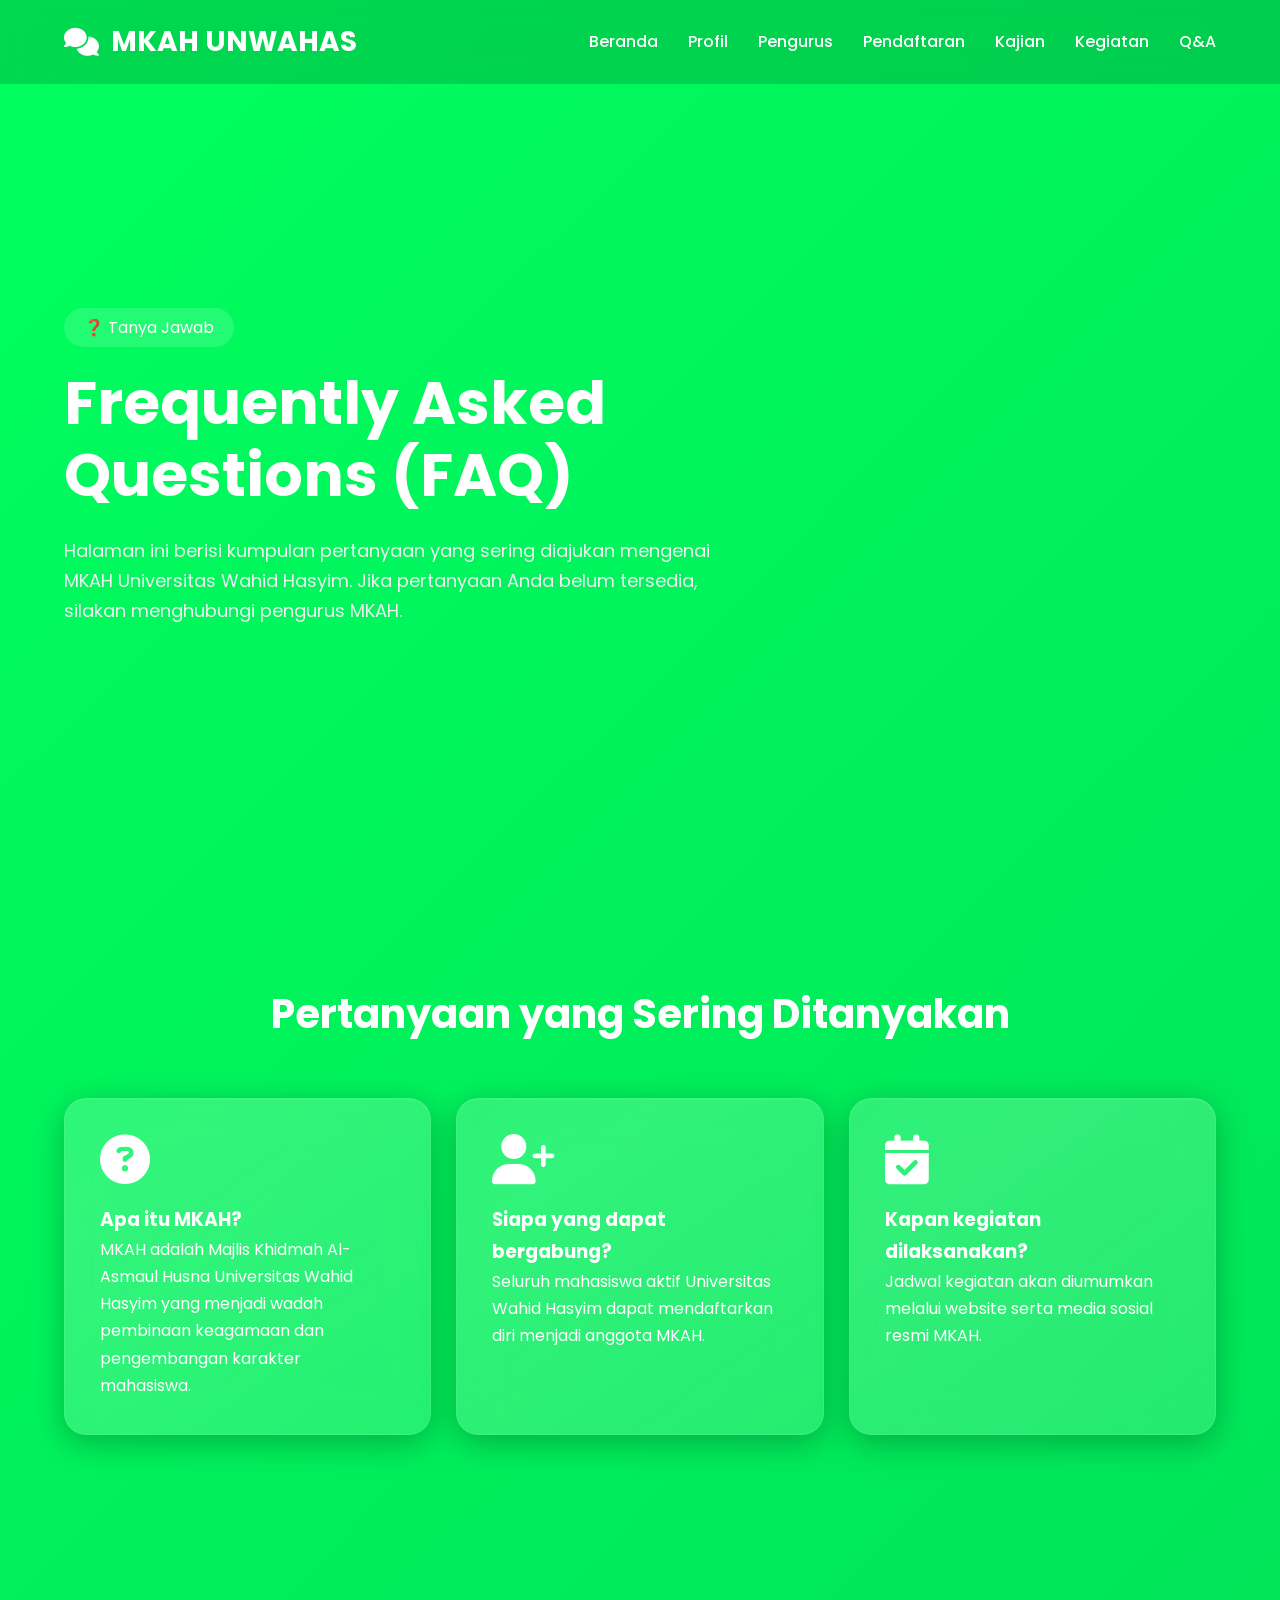
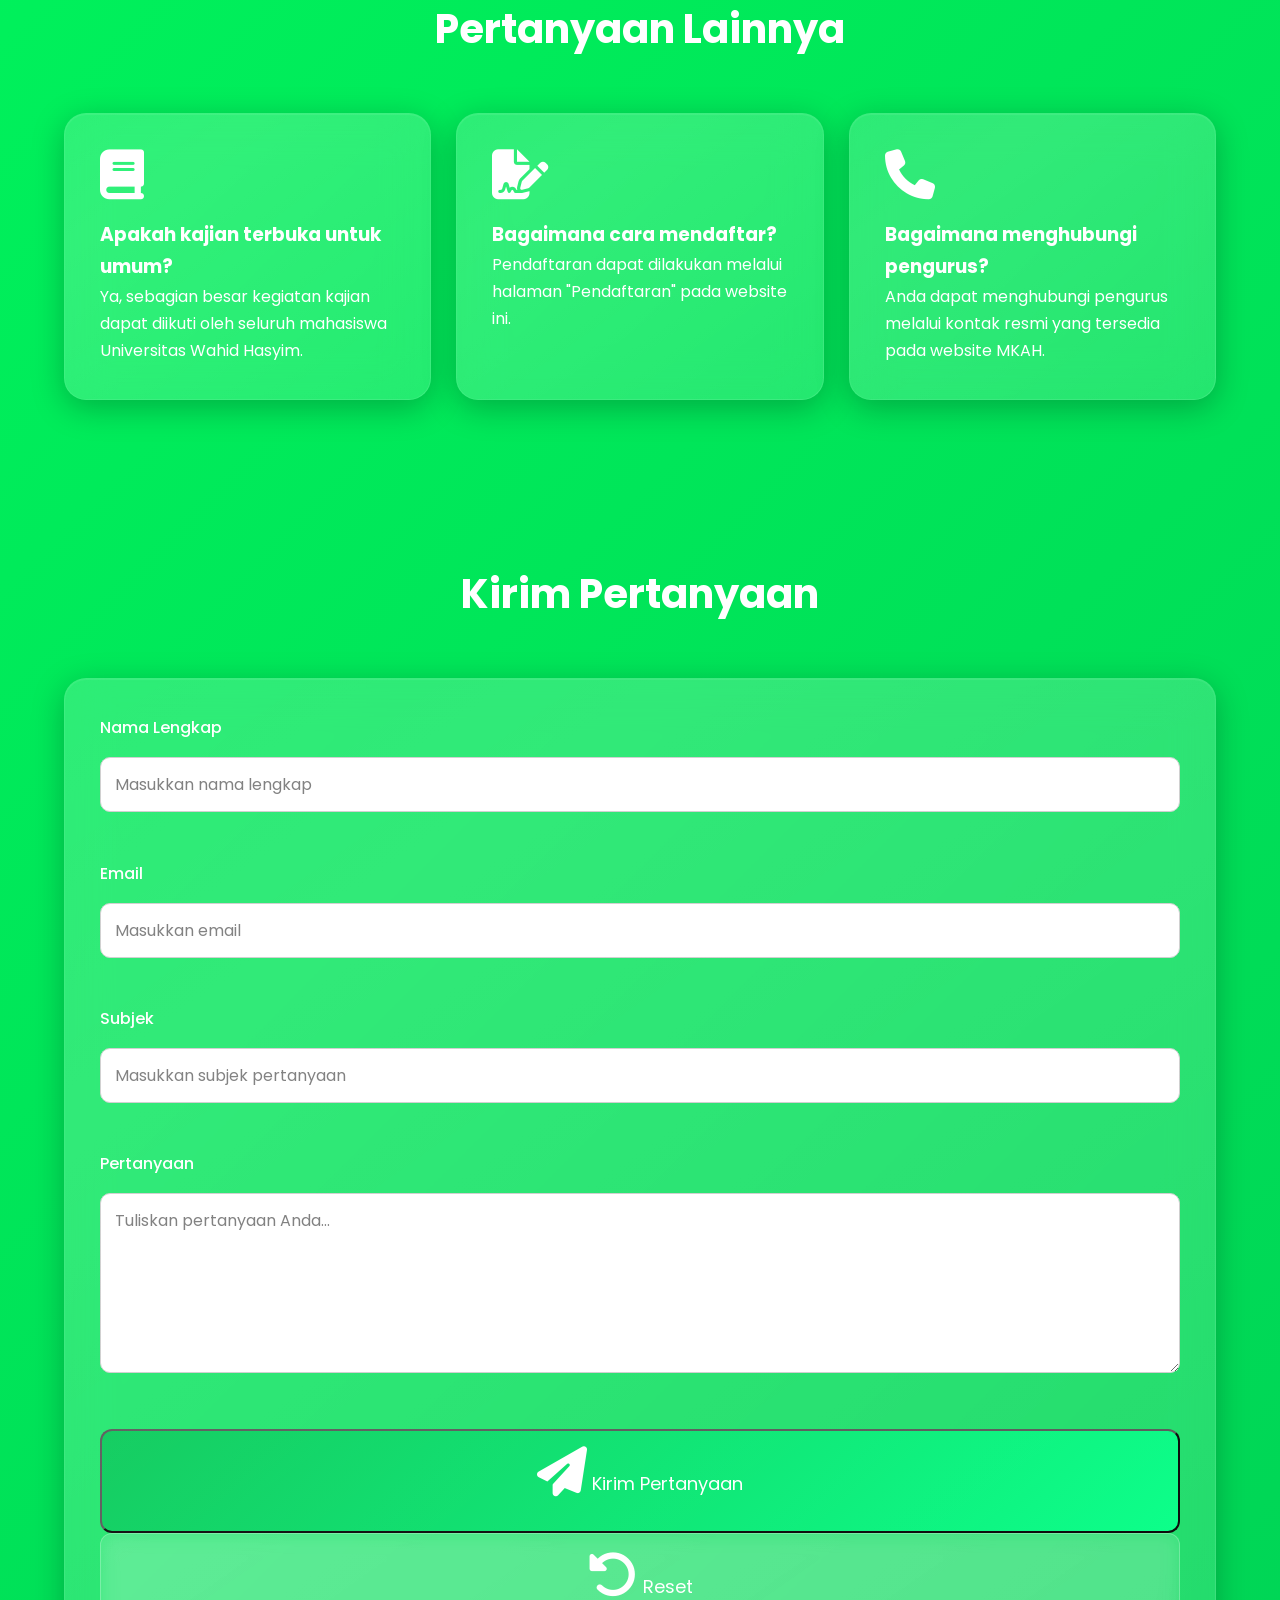
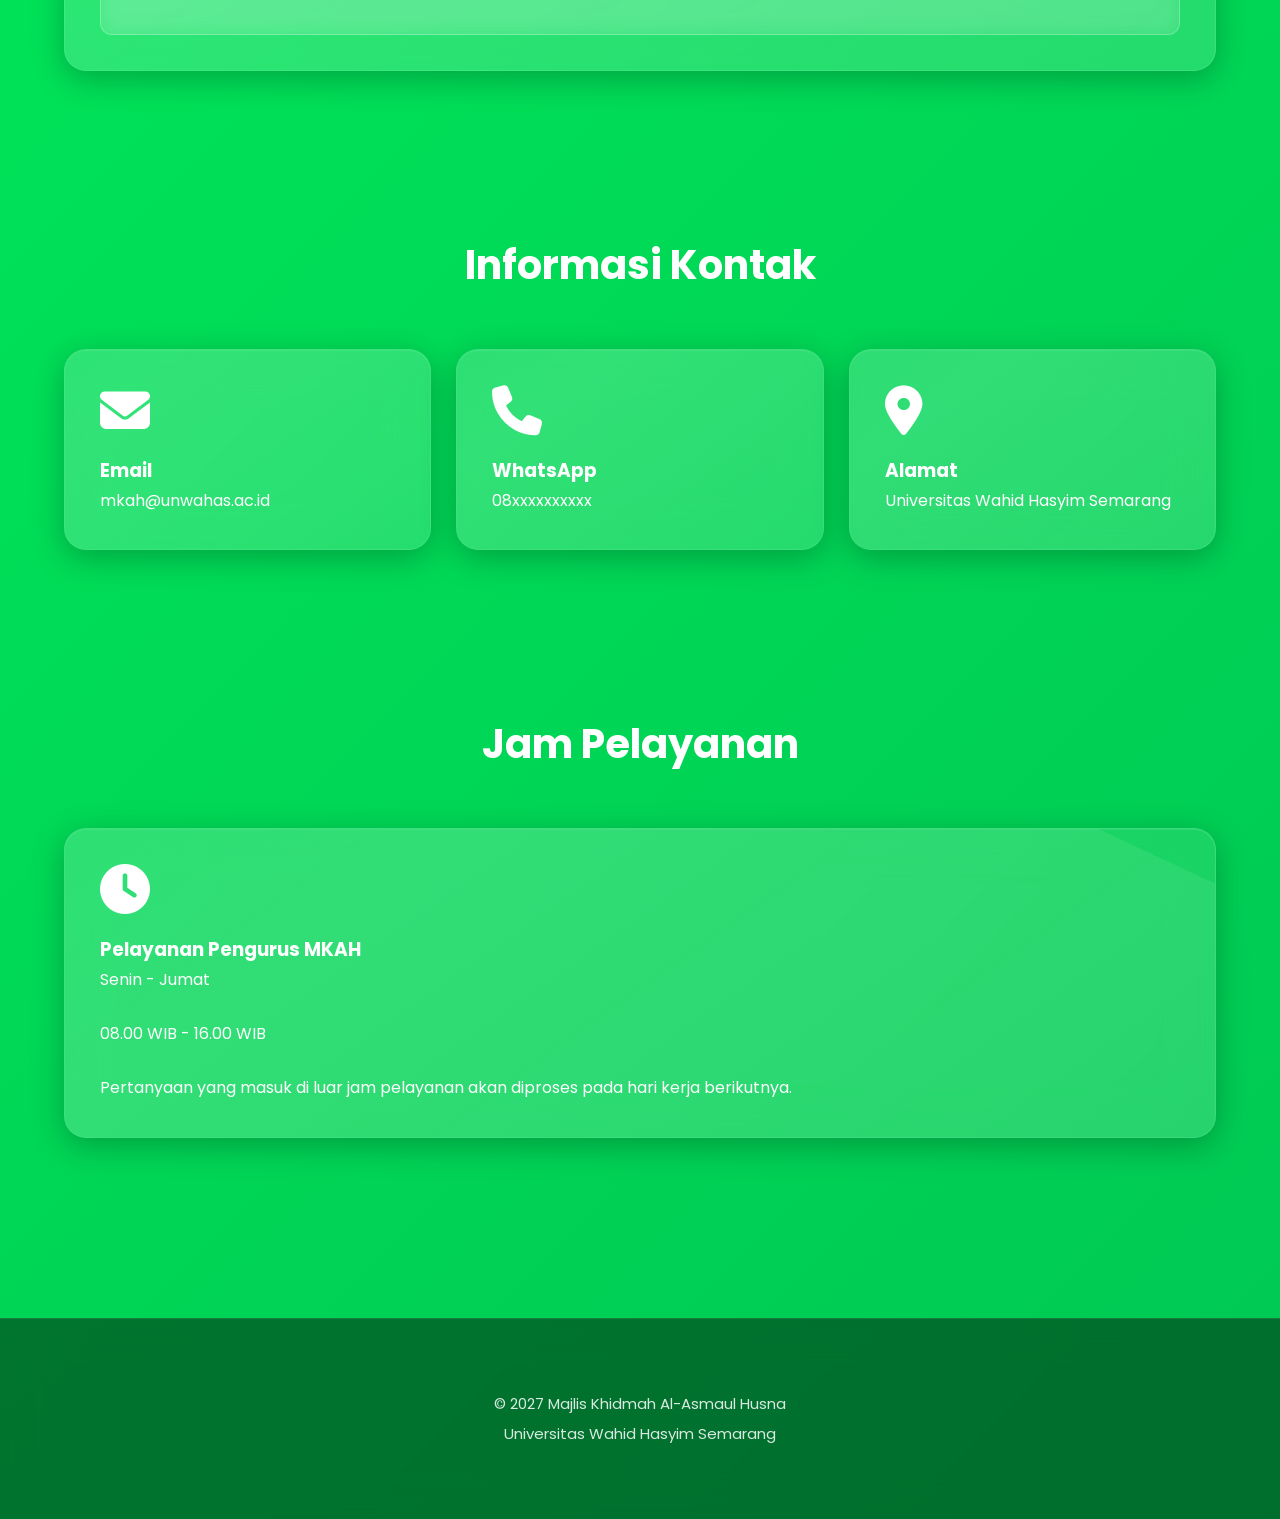
<file: frontend/QnA.html>
<!DOCTYPE html>
<html lang="id">

<head>

    <meta charset="UTF-8">

    <meta name="viewport" content="width=device-width, initial-scale=1.0">

    <title>Q&A MKAH | Universitas Wahid Hasyim</title>

    <link rel="preconnect" href="https://fonts.googleapis.com">

    <link href="https://fonts.googleapis.com/css2?family=Poppins:wght@300;400;500;600;700&display=swap"
        rel="stylesheet">

    <link rel="stylesheet"
        href="https://cdnjs.cloudflare.com/ajax/libs/font-awesome/6.6.0/css/all.min.css">

    <link rel="stylesheet" href="style.css">

</head>

<body>

<header>

    <div class="logo">

        <i class="fas fa-comments"></i>

        MKAH UNWAHAS

    </div>

    <nav>

        <a href="index.html">Beranda</a>
        <a href="profil.html">Profil</a>
        <a href="pengurus.html">Pengurus</a>
        <a href="pendaftaran.html">Pendaftaran</a>
        <a href="kajian.html">Kajian</a>
        <a href="kegiatan.html">Kegiatan</a>
        <a href="qna.html">Q&A</a>

    </nav>

</header>

<section class="hero">

    <div class="text">

        <span>❓ Tanya Jawab</span>

        <h1>Frequently Asked Questions (FAQ)</h1>

        <p>

            Halaman ini berisi kumpulan pertanyaan yang sering diajukan
            mengenai MKAH Universitas Wahid Hasyim.
            Jika pertanyaan Anda belum tersedia,
            silakan menghubungi pengurus MKAH.

        </p>

    </div>

</section>

<section class="fitur">

    <h2>Pertanyaan yang Sering Ditanyakan</h2>

    <div class="grid">

        <div class="item">

            <i class="fas fa-question-circle"></i>

            <h3>Apa itu MKAH?</h3>

            <p>

                MKAH adalah Majlis Khidmah Al-Asmaul Husna Universitas Wahid Hasyim
                yang menjadi wadah pembinaan keagamaan dan pengembangan karakter mahasiswa.

            </p>

        </div>

        <div class="item">

            <i class="fas fa-user-plus"></i>

            <h3>Siapa yang dapat bergabung?</h3>

            <p>

                Seluruh mahasiswa aktif Universitas Wahid Hasyim
                dapat mendaftarkan diri menjadi anggota MKAH.

            </p>

        </div>

        <div class="item">

            <i class="fas fa-calendar-check"></i>

            <h3>Kapan kegiatan dilaksanakan?</h3>

            <p>

                Jadwal kegiatan akan diumumkan melalui website
                serta media sosial resmi MKAH.

            </p>

        </div>

    </div>

</section>

<section class="fitur">

    <h2>Pertanyaan Lainnya</h2>

    <div class="grid">

        <div class="item">

            <i class="fas fa-book"></i>

            <h3>Apakah kajian terbuka untuk umum?</h3>

            <p>

                Ya, sebagian besar kegiatan kajian dapat diikuti
                oleh seluruh mahasiswa Universitas Wahid Hasyim.

            </p>

        </div>

        <div class="item">

            <i class="fas fa-file-signature"></i>

            <h3>Bagaimana cara mendaftar?</h3>

            <p>

                Pendaftaran dapat dilakukan melalui halaman
                "Pendaftaran" pada website ini.

            </p>

        </div>

        <div class="item">

            <i class="fas fa-phone"></i>

            <h3>Bagaimana menghubungi pengurus?</h3>

            <p>

                Anda dapat menghubungi pengurus melalui kontak
                resmi yang tersedia pada website MKAH.

            </p>

        </div>

    </div>

</section>

<section class="fitur">

    <h2>Kirim Pertanyaan</h2>

    <div class="item">

        <form>

            <label>Nama Lengkap</label>

            <input
                type="text"
                name="nama"
                placeholder="Masukkan nama lengkap"
                required>

            <br><br>

            <label>Email</label>

            <input
                type="email"
                name="email"
                placeholder="Masukkan email"
                required>

            <br><br>

            <label>Subjek</label>

            <input
                type="text"
                name="subjek"
                placeholder="Masukkan subjek pertanyaan"
                required>

            <br><br>

            <label>Pertanyaan</label>

            <textarea
                name="pertanyaan"
                rows="6"
                placeholder="Tuliskan pertanyaan Anda..."
                required></textarea>

            <br><br>

            <button type="submit" class="btn1">

                <i class="fas fa-paper-plane"></i>

                Kirim Pertanyaan

            </button>

            <button type="reset" class="btn2">

                <i class="fas fa-rotate-left"></i>

                Reset

            </button>

        </form>

    </div>

</section>

<section class="fitur">

    <h2>Informasi Kontak</h2>

    <div class="grid">

        <div class="item">

            <i class="fas fa-envelope"></i>

            <h3>Email</h3>

            <p>

                mkah@unwahas.ac.id

            </p>

        </div>

        <div class="item">

            <i class="fas fa-phone"></i>

            <h3>WhatsApp</h3>

            <p>

                08xxxxxxxxxx

            </p>

        </div>

        <div class="item">

            <i class="fas fa-location-dot"></i>

            <h3>Alamat</h3>

            <p>

                Universitas Wahid Hasyim Semarang

            </p>

        </div>

    </div>

</section>

<section class="fitur">

    <h2>Jam Pelayanan</h2>

    <div class="item">

        <i class="fas fa-clock"></i>

        <h3>Pelayanan Pengurus MKAH</h3>

        <p>

            Senin - Jumat
            <br><br>

            08.00 WIB - 16.00 WIB

            <br><br>

            Pertanyaan yang masuk di luar jam pelayanan
            akan diproses pada hari kerja berikutnya.

        </p>

    </div>

</section>

<footer>

    <p>

        © 2027 Majlis Khidmah Al-Asmaul Husna

        <br>

        Universitas Wahid Hasyim Semarang

    </p>

</footer>

<script src="script.js"></script>

</body>

</html>
</file>
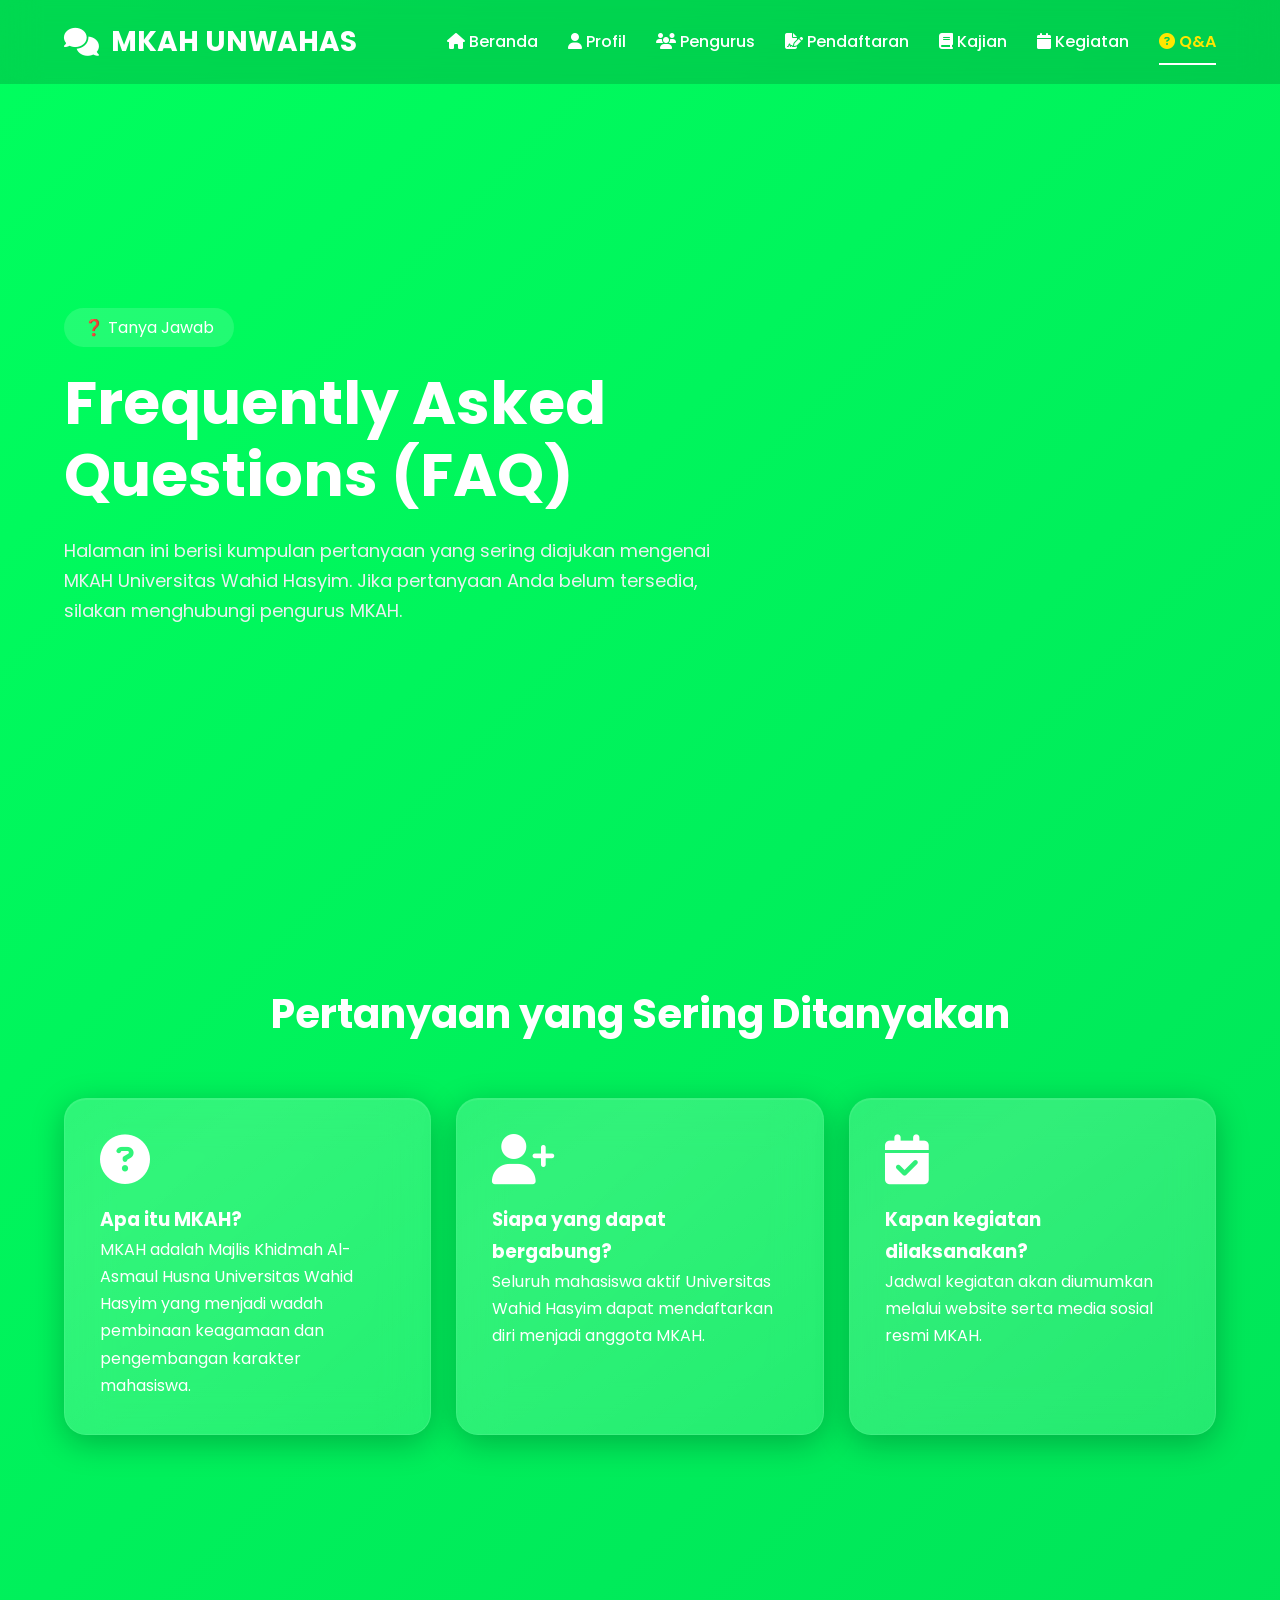
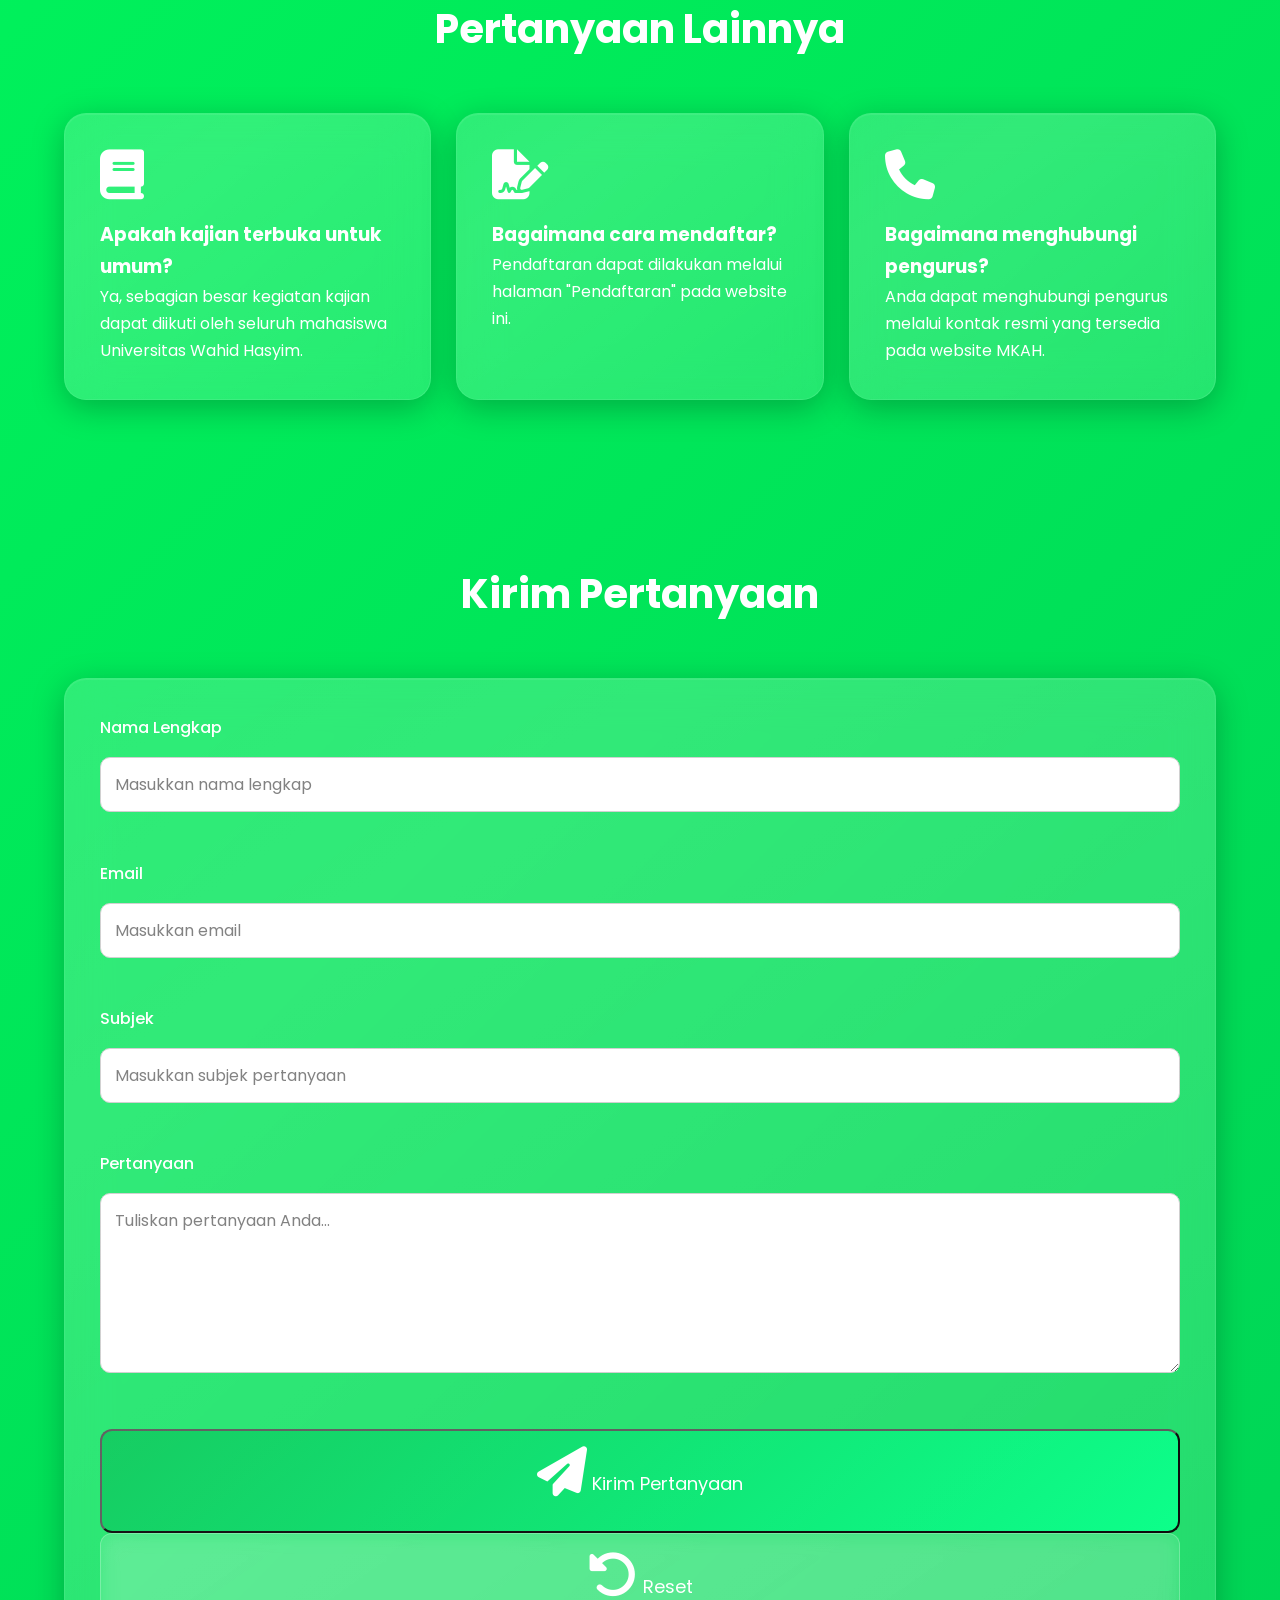
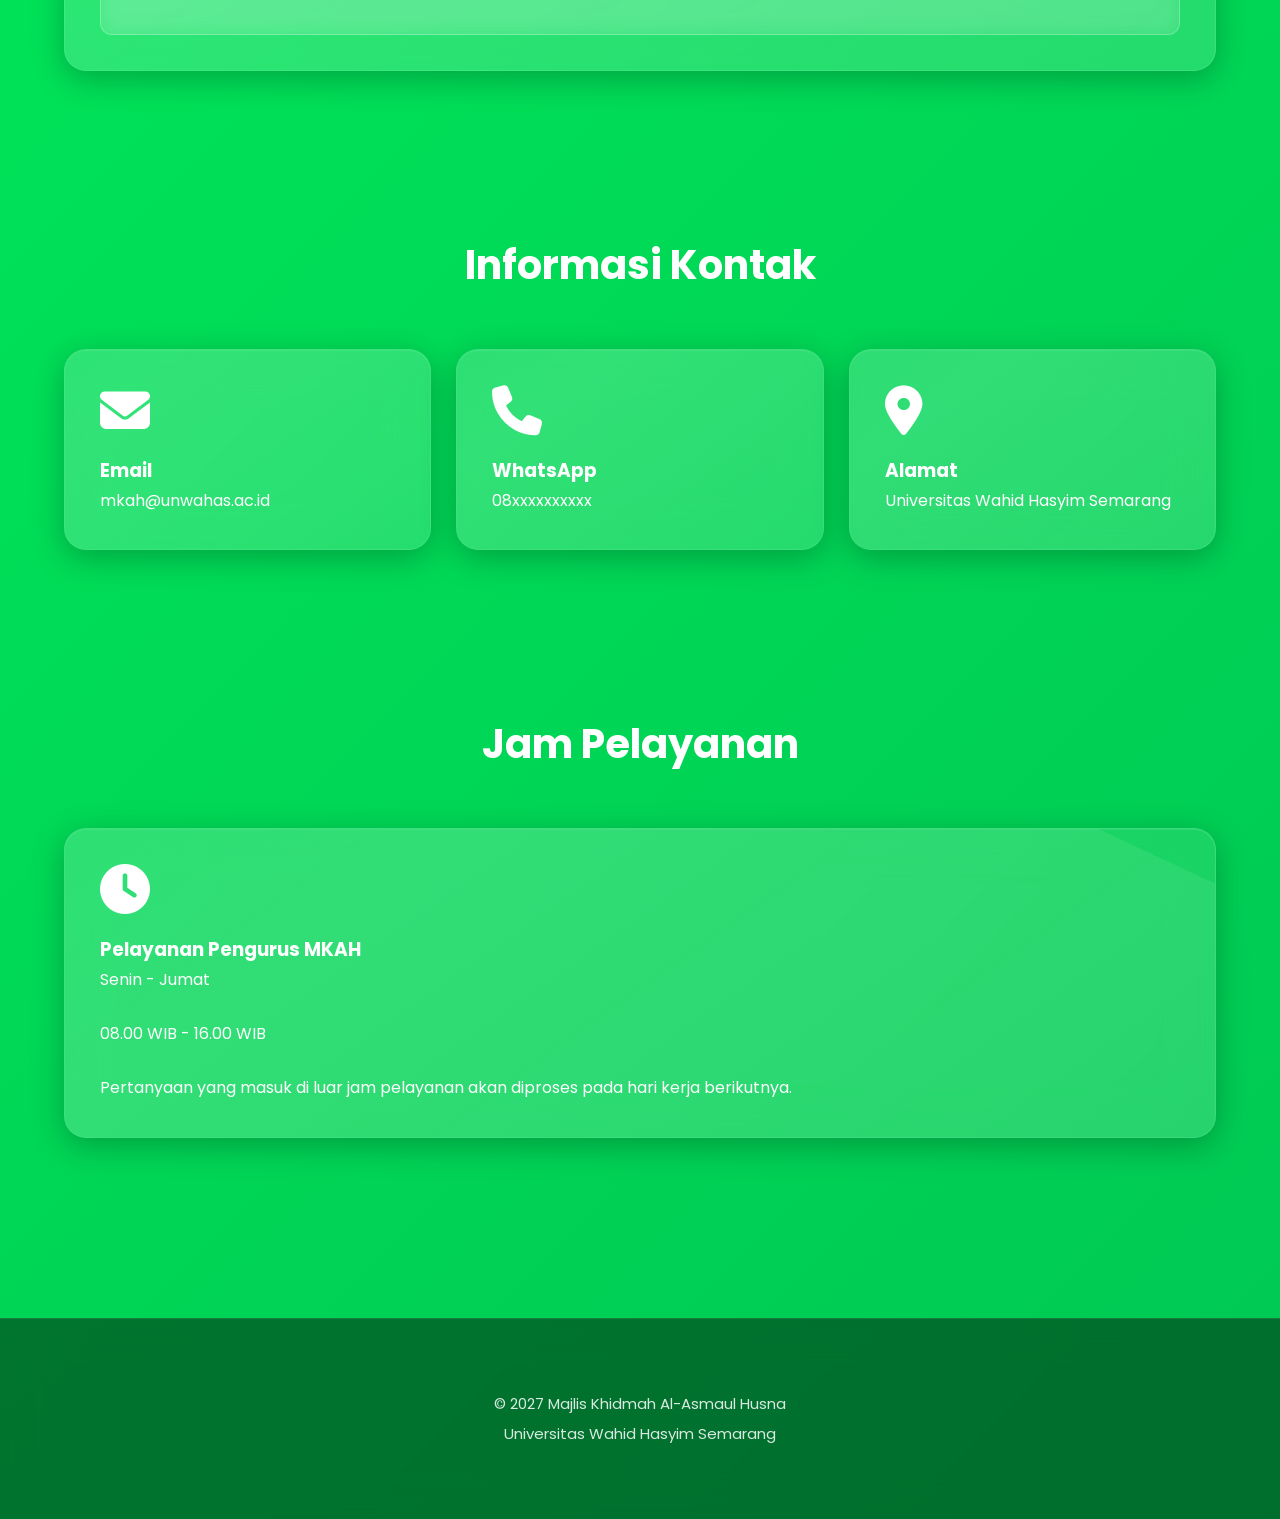
<file: frontend/qna.html>
<!DOCTYPE html>
<html lang="id">

<head>

    <meta charset="UTF-8">

    <meta name="viewport" content="width=device-width, initial-scale=1.0">

    <title>Q&A MKAH | Universitas Wahid Hasyim</title>

    <link rel="preconnect" href="https://fonts.googleapis.com">

    <link href="https://fonts.googleapis.com/css2?family=Poppins:wght@300;400;500;600;700&display=swap"
        rel="stylesheet">

    <link rel="stylesheet"
        href="https://cdnjs.cloudflare.com/ajax/libs/font-awesome/6.6.0/css/all.min.css">

    <link rel="stylesheet" href="style.css">

</head>

<body>

<div id="loader">

<div class="spinner"></div>

<h2>MKAH UNWAHAS</h2>

</div>

<header>

    <div class="logo">

        <i class="fas fa-comments"></i>

        MKAH UNWAHAS

    </div>

    <nav>

    <button class="close-menu">
        <i class="fas fa-times"></i>
    </button>

    <a href="index.html">
        <i class="fas fa-home"></i> Beranda
    </a>

    <a href="profil.html">
        <i class="fas fa-user"></i> Profil
    </a>

    <a href="pengurus.html">
        <i class="fas fa-users"></i> Pengurus
    </a>

    <a href="pendaftaran.html">
        <i class="fas fa-file-signature"></i> Pendaftaran
    </a>

    <a href="kajian.html">
        <i class="fas fa-book"></i> Kajian
    </a>

    <a href="kegiatan.html">
        <i class="fas fa-calendar"></i> Kegiatan
    </a>

    <a href="qna.html" class="active">
        <i class="fas fa-question-circle"></i> Q&A
    </a>

    </nav>

    <div class="menu-toggle">

    <i class="fas fa-bars"></i>

    </div>

</header>

<div class="overlay"></div>

<section class="hero">

    <div class="text">

        <span>❓ Tanya Jawab</span>

        <h1>Frequently Asked Questions (FAQ)</h1>

        <p>

            Halaman ini berisi kumpulan pertanyaan yang sering diajukan
            mengenai MKAH Universitas Wahid Hasyim.
            Jika pertanyaan Anda belum tersedia,
            silakan menghubungi pengurus MKAH.

        </p>

    </div>

</section>

<section class="fitur">

    <h2>Pertanyaan yang Sering Ditanyakan</h2>

    <div class="grid">

        <div class="item">

            <i class="fas fa-question-circle"></i>

            <h3>Apa itu MKAH?</h3>

            <p>

                MKAH adalah Majlis Khidmah Al-Asmaul Husna Universitas Wahid Hasyim
                yang menjadi wadah pembinaan keagamaan dan pengembangan karakter mahasiswa.

            </p>

        </div>

        <div class="item">

            <i class="fas fa-user-plus"></i>

            <h3>Siapa yang dapat bergabung?</h3>

            <p>

                Seluruh mahasiswa aktif Universitas Wahid Hasyim
                dapat mendaftarkan diri menjadi anggota MKAH.

            </p>

        </div>

        <div class="item">

            <i class="fas fa-calendar-check"></i>

            <h3>Kapan kegiatan dilaksanakan?</h3>

            <p>

                Jadwal kegiatan akan diumumkan melalui website
                serta media sosial resmi MKAH.

            </p>

        </div>

    </div>

</section>

<section class="fitur">

    <h2>Pertanyaan Lainnya</h2>

    <div class="grid">

        <div class="item">

            <i class="fas fa-book"></i>

            <h3>Apakah kajian terbuka untuk umum?</h3>

            <p>

                Ya, sebagian besar kegiatan kajian dapat diikuti
                oleh seluruh mahasiswa Universitas Wahid Hasyim.

            </p>

        </div>

        <div class="item">

            <i class="fas fa-file-signature"></i>

            <h3>Bagaimana cara mendaftar?</h3>

            <p>

                Pendaftaran dapat dilakukan melalui halaman
                "Pendaftaran" pada website ini.

            </p>

        </div>

        <div class="item">

            <i class="fas fa-phone"></i>

            <h3>Bagaimana menghubungi pengurus?</h3>

            <p>

                Anda dapat menghubungi pengurus melalui kontak
                resmi yang tersedia pada website MKAH.

            </p>

        </div>

    </div>

</section>

<section class="fitur">

    <h2>Kirim Pertanyaan</h2>

    <div class="item">

        <form>

            <label>Nama Lengkap</label>

            <input
                type="text"
                name="nama"
                placeholder="Masukkan nama lengkap"
                required>

            <br><br>

            <label>Email</label>

            <input
                type="email"
                name="email"
                placeholder="Masukkan email"
                required>

            <br><br>

            <label>Subjek</label>

            <input
                type="text"
                name="subjek"
                placeholder="Masukkan subjek pertanyaan"
                required>

            <br><br>

            <label>Pertanyaan</label>

            <textarea
                name="pertanyaan"
                rows="6"
                placeholder="Tuliskan pertanyaan Anda..."
                required></textarea>

            <br><br>

            <button type="submit" class="btn1">

                <i class="fas fa-paper-plane"></i>

                Kirim Pertanyaan

            </button>

            <button type="reset" class="btn2">

                <i class="fas fa-rotate-left"></i>

                Reset

            </button>

        </form>

    </div>

</section>

<section class="fitur">

    <h2>Informasi Kontak</h2>

    <div class="grid">

        <div class="item">

            <i class="fas fa-envelope"></i>

            <h3>Email</h3>

            <p>

                mkah@unwahas.ac.id

            </p>

        </div>

        <div class="item">

            <i class="fas fa-phone"></i>

            <h3>WhatsApp</h3>

            <p>

                08xxxxxxxxxx

            </p>

        </div>

        <div class="item">

            <i class="fas fa-location-dot"></i>

            <h3>Alamat</h3>

            <p>

                Universitas Wahid Hasyim Semarang

            </p>

        </div>

    </div>

</section>

<section class="fitur">

    <h2>Jam Pelayanan</h2>

    <div class="item">

        <i class="fas fa-clock"></i>

        <h3>Pelayanan Pengurus MKAH</h3>

        <p>

            Senin - Jumat
            <br><br>

            08.00 WIB - 16.00 WIB

            <br><br>

            Pertanyaan yang masuk di luar jam pelayanan
            akan diproses pada hari kerja berikutnya.

        </p>

    </div>

</section>

<button id="backToTop">

<i class="fas fa-arrow-up"></i>

</button>

<footer>

    <p>

        © 2027 Majlis Khidmah Al-Asmaul Husna

        <br>

        Universitas Wahid Hasyim Semarang

    </p>

</footer>

<script src="script.js"></script>

</body>

</html>
</file>
<file: frontend/style.css>
* {
        margin: 0;
        padding: 0;
        box-sizing: border-box;
        font-family: "Poppins", sans-serif;
      }

/* ==========================
   ROOT VARIABLES
========================== */

:root{

--primary:#00c853;
--primary-dark:#085200;
--secondary:#2ecc71;

--white:#ffffff;
--text:#ecf0f1;

--glass:rgba(255,255,255,.12);

--radius:20px;

--shadow:0 15px 40px rgba(0,0,0,.30);

--transition:.3s ease;

--container:1200px;

}

body{

background:linear-gradient(
-45deg,
#000000,
#085200,
#2ecc71,
#00c853,
#00ff5e);

background-size:400% 400%;

animation:bg 12s ease infinite;

color:var(--white);

overflow-x:hidden;

line-height:1.7;

font-size:16px;

}

      @keyframes bg {
        0% {
          background-position: 0% 50%;
        }
        50% {
          background-position: 100% 50%;
        }
        100% {
          background-position: 0% 50%;
        }
      }

html{

scroll-behavior:smooth;

}

img{

max-width:100%;

height:auto;

display:block;

}

section{

width:100%;

}

a{

text-decoration:none;

color:inherit;

}

header{

width:100%;
position:fixed;
top:0;
left:0;
z-index:10002;

display:flex;
justify-content:space-between;
align-items:center;

padding:18px 5%;

backdrop-filter:blur(18px);
background:rgba(0,0,0,.15);

transform:translateY(0);

transition:
transform .35s ease,
background .35s ease,
padding .35s ease,
box-shadow .35s ease;

}

header.scrolled{

padding:12px 5%;

background:rgba(0,0,0,.82);

backdrop-filter:blur(22px);

box-shadow:0 8px 25px rgba(0,0,0,.35);

}

header.hide{

transform:translateY(-120%);

}

.logo{

display:flex;

align-items:center;

gap:12px;

font-size:clamp(22px,3vw,28px);

font-weight:700;

}

      .logo i {
        color: #ffffff;
      }

nav{

display:flex;

align-items:center;

gap:30px;

width:auto;

}

nav a{

position:relative;

font-weight:500;

color:white;

transition:.3s;

padding:6px 0;

}

/* Hover Modern */

nav a::after{

content:"";

position:absolute;

left:0;

bottom:-4px;

width:0;

height:2px;

background:#ffffff;

transition:.3s;

}

nav a:hover::after{

width:100%;

}

/* Active Menu */

nav a.active{

color:#ffe600;

font-weight:600;

}

nav a.active::after{

width:100%;

}

/* Menu Mobile */

.menu-toggle{

display:none;

font-size:28px;

cursor:pointer;

color:white;

transition:.3s ease;

}

.menu-toggle:hover{

transform:scale(1.12);

}

.hero{

min-height:100vh;

display:flex;

justify-content:space-between;

align-items:center;

gap:60px;

padding:120px 5% 80px;

}

.text{

flex:1;

max-width:650px;

}

      .text span {
        background: #ffffff22;
        padding: 8px 20px;
        border-radius: 30px;
      }

.text h1{

font-size:clamp(38px,6vw,60px);

line-height:1.2;

margin:25px 0;

}

      .text p {
        font-size:clamp(16px,2vw,18px);
        color: #ecf0f1;
        line-height: 30px;
      }

      .btn {
        margin-top: 40px;
      }

.btn a{

display:inline-flex;

justify-content:center;

align-items:center;

gap:10px;

padding:16px 38px;

border-radius:50px;

font-weight:600;

text-decoration:none;

overflow:hidden;

position:relative;

transition:.35s ease;

box-shadow:0 8px 25px rgba(0,0,0,.25);

}

.btn a::before{

content:"";

position:absolute;

top:0;

left:-100%;

width:100%;

height:100%;

background:linear-gradient(

90deg,

transparent,

rgba(255,255,255,.35),

transparent

);

transition:.7s;

}

.btn1{

background:linear-gradient(

135deg,

#00c853,

#00ff84

);

color:white;

}

.btn2{

background:rgba(255,255,255,.08);

border:1px solid rgba(255,255,255,.25);

backdrop-filter:blur(10px);

color:white;

}

.btn2:hover{

background:rgba(255,255,255,.20);

}

.btn a:hover{

transform:

translateY(-5px)

scale(1.03);

box-shadow:

0 18px 35px rgba(0,0,0,.35);

}

.btn a:hover::before{

left:120%;

}

      .card {
        width: 100%;
        max-width: 380px;
        padding: 40px;
        border-radius: 25px;
        background: rgba(255, 255, 255, 0.12);
        backdrop-filter: blur(20px);
        box-shadow: 0 15px 40px rgba(0, 0, 0, 0.3);
      }

      .card h2 {
        font-size:clamp(48px,7vw,70px);
      }

      .card p {
        margin: 10px 0 30px;
      }

      .info {
        display: grid;
        grid-template-columns: repeat(2, 1fr);
        gap: 20px;
      }

      .box {
        background: white;
        color: #00351e;
        padding: 20px;
        border-radius: 15px;
        text-align: center;
      }

      .box h3 {
        font-size: 28px;
      }

      .fitur {
        padding: 80px 5%;
      }

      .fitur h2 {
        text-align: center;
        margin-bottom: 50px;
        font-size:clamp(30px,4vw,40px);
      }

      .grid {
        display: grid;
        grid-template-columns: repeat(auto-fit, minmax(250px, 1fr));
        gap: 25px;
      }

.item{

background:rgba(255,255,255,.10);

border:1px solid rgba(255,255,255,.15);

backdrop-filter:blur(22px);

-webkit-backdrop-filter:blur(22px);

box-shadow:

0 8px 32px rgba(0,0,0,.25),

inset 0 1px 1px rgba(255,255,255,.08);

padding:35px;

border-radius:22px;

transition:.4s ease;

overflow:hidden;

position:relative;

}

.item::before{

content:"";

position:absolute;

top:-100%;

left:-100%;

width:250%;

height:250%;

background:

linear-gradient(

120deg,

transparent,

rgba(255,255,255,.10),

transparent

);

transform:rotate(25deg);

transition:.8s;

}

.item:hover{

transform:

translateY(-12px)

scale(1.02);

background:rgba(255,255,255,.18);

box-shadow:

0 20px 45px rgba(0,0,0,.35);

border-color:rgba(255,255,255,.35);

color:white;

}

.item:hover::before{

left:100%;

top:100%;

}

      .item i {
        font-size: 50px;
        margin-bottom: 20px;
        transition:.35s ease;
      }

.item:hover i{

transform:scale(1.18);

color:#ffe600;

}

footer{

margin-top:100px;

padding:70px 5%;

background:rgba(0,0,0,.45);

backdrop-filter:blur(18px);

border-top:1px solid rgba(255,255,255,.08);

text-align:center;

}

footer p{

opacity:.85;

font-size:15px;

line-height:2;

}

      .form-container{
        width:100%;
        max-width:700px;
        margin:auto;
      }

label{

display:block;

margin-bottom:8px;

font-weight:500;

}
    
input,
select,
textarea{

width:100%;

padding:14px;

font-size:16px;

border-radius:10px;

border:1px solid #ccc;

margin-top:8px;

margin-bottom:20px;

}

button{

width:100%;

padding:15px;

font-size:18px;

border-radius:12px;

background:#16a34a;

color:white;

cursor:pointer;

}

/* ==========================
   MOBILE RESPONSIVE
========================== */

.close-menu{

display:none;

}

@media(max-width:900px){

.menu-toggle{

display:block;

position:relative;

font-size:30px;

color:white;

cursor:pointer;

z-index:10000;

}

nav{

position:fixed;

top:15px;

right:-320px;

width:260px;

height:auto;

padding:20px;

background:rgba(15,25,20,.95);

border:1px solid rgba(255,255,255,.12);

border-radius:20px;

display:flex;

flex-direction:column;

gap:8px;

transition:.35s;

z-index:10003;

box-shadow:0 20px 40px rgba(0,0,0,.4);

}

nav.active{

right:15px;

}

nav a{

display:flex;

align-items:center;

gap:12px;

padding:13px 15px;

border-radius:12px;

font-size:15px;

width:100%;

}

nav a:hover{

background:rgba(255,255,255,.08);

}

nav a.active{

background:#00c853;

color:white;

}

.close-menu{

display:block;

}

.hero{

flex-direction:column;

text-align:center;

padding-top:140px;

gap:40px;

}

.text{

max-width:100%;

}

.card{

width:100%;

max-width:380px;

margin:auto;

}

.btn{

display:flex;

flex-direction:column;

align-items:center;

gap:15px;

}

.btn a{

width:100%;

max-width:250px;

margin-right:0;

}

.info{

grid-template-columns:1fr;

}

.grid{

grid-template-columns:1fr;

}

}

/* ==========================
BACK TO TOP
========================== */

#backToTop{

position:fixed;

right:25px;

bottom:25px;

width:55px;

height:55px;

border:none;

border-radius:50%;

background:linear-gradient(135deg,#00c853,#00ff84);

color:white;

font-size:20px;

cursor:pointer;

box-shadow:0 10px 30px rgba(0,0,0,.35);

opacity:0;

visibility:hidden;

transform:translateY(20px);

transition:.35s;

z-index:999;

}

#backToTop.show{

opacity:1;

visibility:visible;

transform:translateY(0);

}

#backToTop:hover{

transform:translateY(-5px) scale(1.08);

box-shadow:0 15px 35px rgba(0,0,0,.45);

}

/* ==========================
LOADER
========================== */

#loader{

position:fixed;

top:0;

left:0;

width:100%;

height:100%;

background:#031d0d;

display:flex;

flex-direction:column;

justify-content:center;

align-items:center;

gap:20px;

z-index:99999;

transition:.7s;

}

#loader.hide{

opacity:0;

visibility:hidden;

}

.spinner{

width:65px;

height:65px;

border-radius:50%;

border:5px solid rgba(255,255,255,.15);

border-top:5px solid #00ff84;

animation:spin 1s linear infinite;

}

@keyframes spin{

100%{

transform:rotate(360deg);

}

}

img{

user-select:none;

-webkit-user-drag:none;

}

::selection{

background:#00c853;

color:white;

}

::-webkit-scrollbar{

width:10px;

}

::-webkit-scrollbar-track{

background:#06180c;

}

::-webkit-scrollbar-thumb{

background:#00c853;

border-radius:20px;

}

::-webkit-scrollbar-thumb:hover{

background:#00ff84;

}

input:focus,
textarea:focus,
select:focus{

outline:none;

border-color:#00ff84;

box-shadow:0 0 15px rgba(0,255,132,.35);

}

.item{

animation:fadeUp .8s ease;

}

@keyframes fadeUp{

from{

opacity:0;

transform:translateY(40px);

}

to{

opacity:1;

transform:translateY(0);

}

}

.close-menu{

background:none;

border:none;

color:white;

font-size:20px;

align-self:flex-end;

cursor:pointer;

margin-bottom:10px;

width:auto;

padding:0;

}

.overlay{

position:fixed;

top:0;

left:0;

width:100%;

height:100%;

background:rgba(0,0,0,.45);

opacity:0;

visibility:hidden;

transition:.3s;

z-index:10001;

}

.overlay.active{

opacity:1;

visibility:visible;

}
</file>
